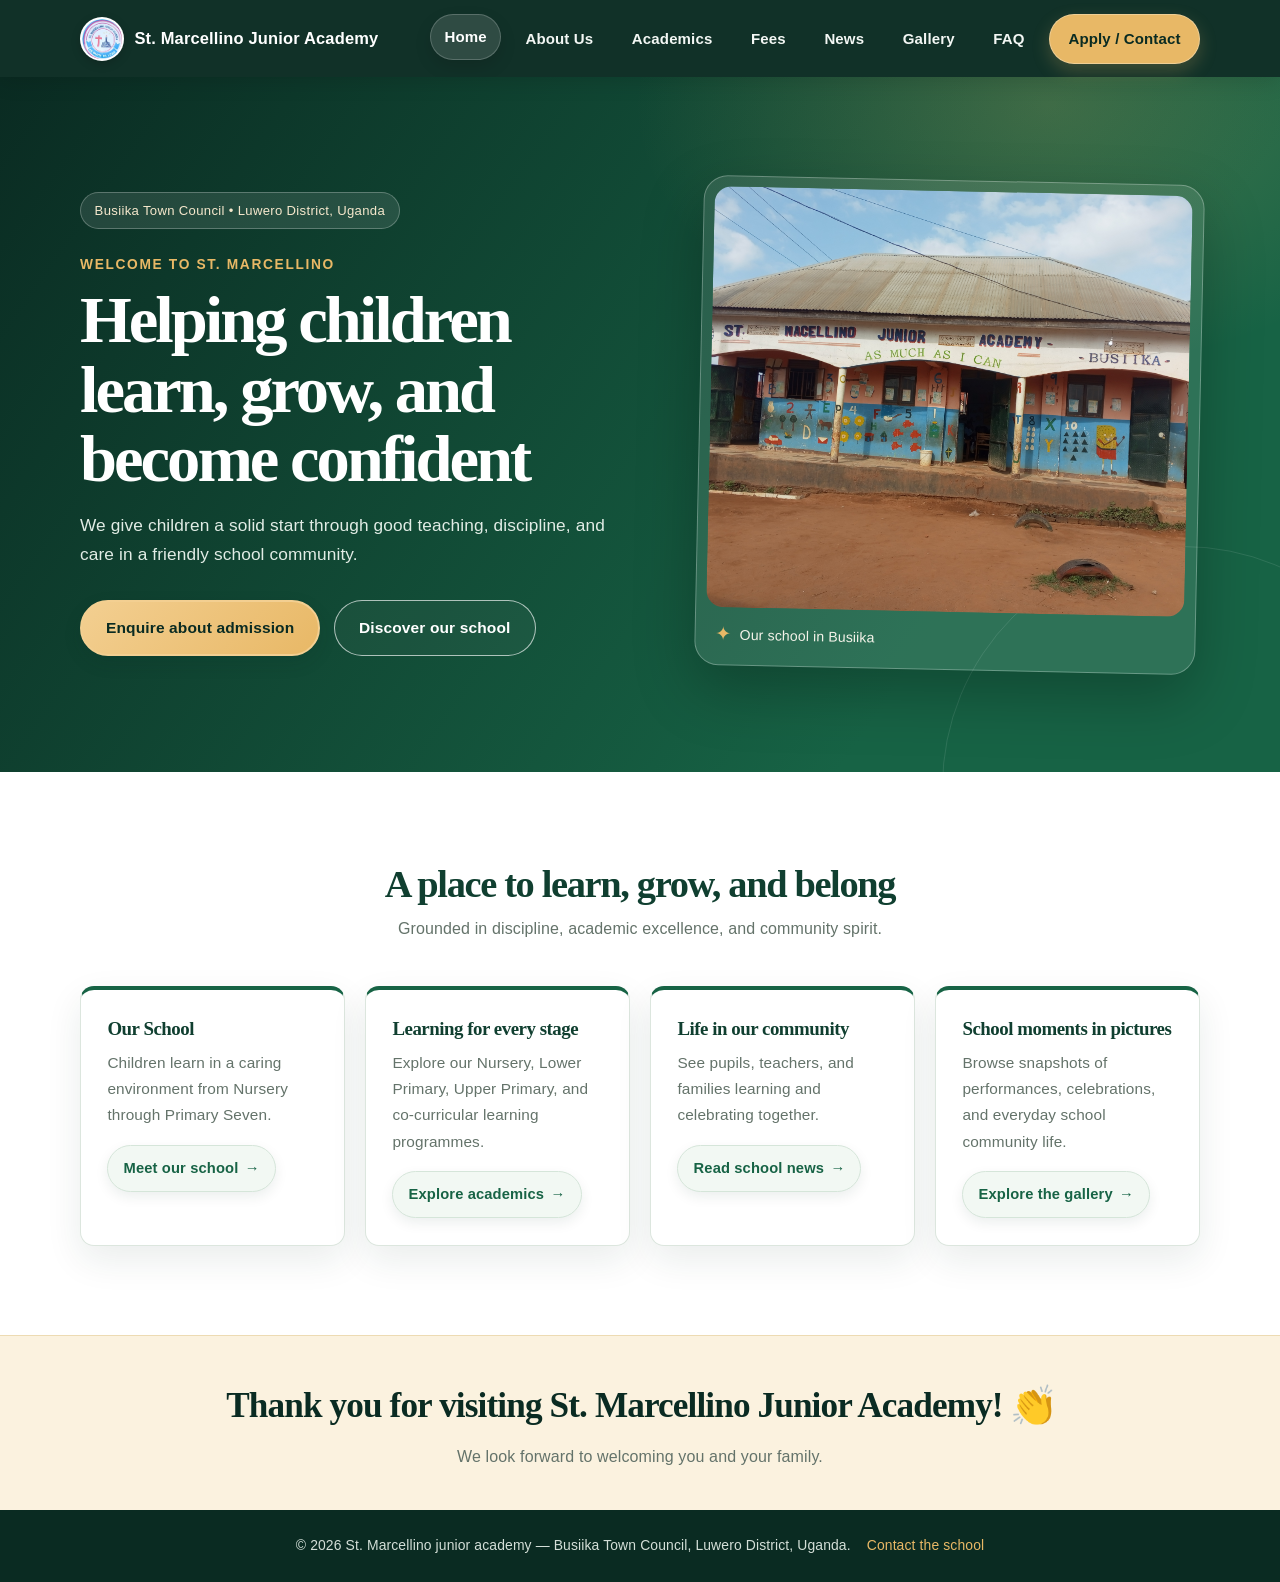
<file: index.html>
<!DOCTYPE html>
<html lang="en">
<head>
  <meta charset="UTF-8" />
  <meta name="viewport" content="width=device-width, initial-scale=1.0" />
  <meta name="description" content="Welcome to St. Marcellino Junior Academy in Busiika, Luwero District, Uganda." />
  <title>St. Marcellino junior academy | Busiika, Luwero</title>
  <link rel="stylesheet" href="styles.css" />
</head>
<body>
  <header class="navbar">
    <div class="container nav-container">
      <a href="index.html" class="logo"><img class="site-logo" src="school-logo.png" alt="" /><span>St. Marcellino Junior Academy</span></a>
      <button class="menu-toggle" id="menuToggle" aria-label="Open navigation menu" aria-controls="navLinks" aria-expanded="false">&#9776;</button>
      <nav id="navLinks" class="nav-links" aria-label="Main navigation">
        <a href="index.html" aria-current="page">Home</a>
        <a href="about.html">About Us</a>
        <a href="academics.html">Academics</a>
        <a href="fees.html">Fees</a>
        <a href="news.html">News</a>
        <a href="gallery.html">Gallery</a>
        <a href="faq.html">FAQ</a>
        <a href="contact.html" class="btn-nav">Apply / Contact</a>
      </nav>
    </div>
  </header>

  <main>
    <section class="hero">
      <div class="container hero-content">
        <div class="hero-copy">
          <span class="badge">Busiika Town Council &bull; Luwero District, Uganda</span>
          <p class="eyebrow">Welcome to St. Marcellino</p>
          <h1>Helping children learn, grow, and become confident</h1>
          <p>We give children a solid start through good teaching, discipline, and care in a friendly school community.</p>
          <div class="hero-buttons">
            <a href="contact.html" class="btn btn-primary">Enquire about admission</a>
            <a href="about.html" class="btn btn-secondary">Discover our school</a>
          </div>
        </div>
        <figure class="hero-photo">
          <img src="IMG_20261118_091722_436.jpg" alt="The St. Marcellino Junior Academy school building in Busiika" fetchpriority="high" />
          <figcaption><span class="photo-mark" aria-hidden="true">✦</span> Our school in Busiika</figcaption>
        </figure>
      </div>
    </section>

    <section class="section">
      <div class="container">
        <div class="section-header">
          <h2>A place to learn, grow, and belong</h2>
          <p>Grounded in discipline, academic excellence, and community spirit.</p>
        </div>
        <div class="about-grid">
          <article class="about-card">
            <h3>Our School</h3>
            <p>Children learn in a caring environment from Nursery through Primary Seven.</p>
            <a class="text-link" href="about.html">Meet our school <span aria-hidden="true">→</span></a>
          </article>
          <article class="about-card">
            <h3>Learning for every stage</h3>
            <p>Explore our Nursery, Lower Primary, Upper Primary, and co-curricular learning programmes.</p>
            <a class="text-link" href="academics.html">Explore academics <span aria-hidden="true">→</span></a>
          </article>
          <article class="about-card">
            <h3>Life in our community</h3>
            <p>See pupils, teachers, and families learning and celebrating together.</p>
            <a class="text-link" href="news.html">Read school news <span aria-hidden="true">→</span></a>
          </article>
          <article class="about-card">
            <h3>School moments in pictures</h3>
            <p>Browse snapshots of performances, celebrations, and everyday school community life.</p>
            <a class="text-link" href="gallery.html">Explore the gallery <span aria-hidden="true">→</span></a>
          </article>
        </div>
      </div>
    </section>
  </main>

  <section class="thank-you" aria-label="Thank you message">
    <div class="container">
      <h2>Thank you for visiting St. Marcellino Junior Academy! <span aria-hidden="true">👏</span></h2>
      <p>We look forward to welcoming you and your family.</p>
    </div>
  </section>
  <footer class="footer">
    <div class="container">
      <p>&copy; 2026 St. Marcellino junior academy &mdash; Busiika Town Council, Luwero District, Uganda.</p>
      <a href="contact.html">Contact the school</a>
    </div>
  </footer>
  <script src="scripts.js" defer></script>
</body>
</html>
</file>
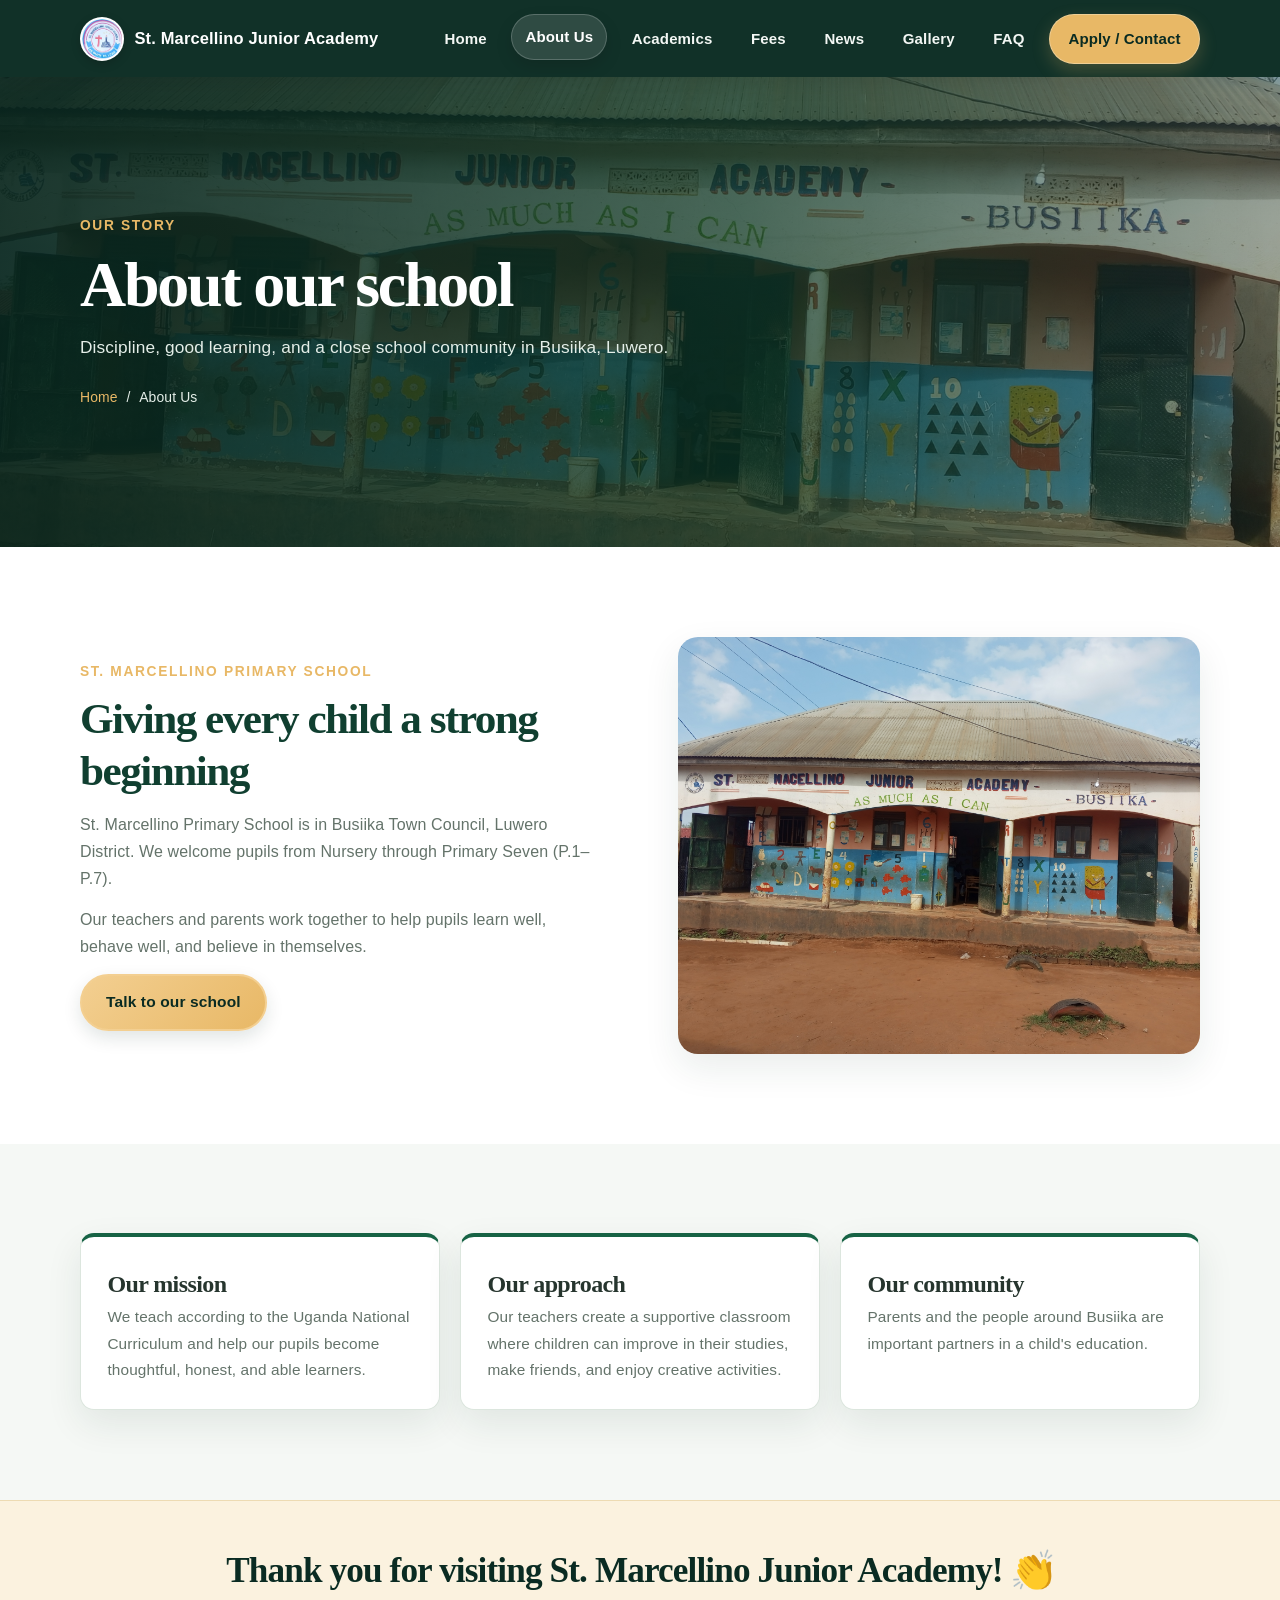
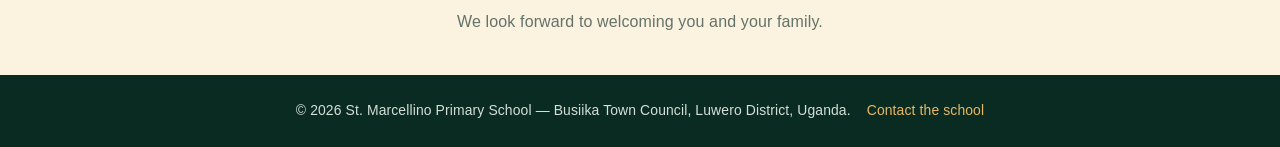
<file: about.html>
<!DOCTYPE html>
<html lang="en">
<head>
  <meta charset="UTF-8" />
  <meta name="viewport" content="width=device-width, initial-scale=1.0" />
  <meta name="description" content="Learn about St. Marcellino Primary School, our mission, and our school community." />
  <title>About Us | St. Marcellino Primary School</title>
  <link rel="stylesheet" href="styles.css" />
</head>
<body>
  <header class="navbar">
    <div class="container nav-container">
      <a href="index.html" class="logo"><img class="site-logo" src="school-logo.png" alt="" /><span>St. Marcellino Junior Academy</span></a>
      <button class="menu-toggle" id="menuToggle" aria-label="Open navigation menu" aria-controls="navLinks" aria-expanded="false">&#9776;</button>
      <nav id="navLinks" class="nav-links" aria-label="Main navigation">
        <a href="index.html">Home</a><a href="about.html" aria-current="page">About Us</a><a href="academics.html">Academics</a><a href="fees.html">Fees</a><a href="news.html">News</a><a href="gallery.html">Gallery</a><a href="faq.html">FAQ</a><a href="contact.html" class="btn-nav">Apply / Contact</a>
      </nav>
    </div>
  </header>
  <main>
    <section class="page-banner" style="--banner-image: url('IMG_20261118_091722_436.jpg')">
      <div class="container page-banner-content">
        <p class="eyebrow">Our story</p><h1>About our school</h1>
        <p>Discipline, good learning, and a close school community in Busiika, Luwero.</p>
        <nav class="breadcrumbs" aria-label="Breadcrumb"><a href="index.html">Home</a><span aria-hidden="true">/</span><span aria-current="page">About Us</span></nav>
      </div>
    </section>
    <section class="section">
      <div class="container split-feature">
        <div>
          <p class="eyebrow">St. Marcellino Primary School</p>
          <h2>Giving every child a strong beginning</h2>
          <p>St. Marcellino Primary School is in Busiika Town Council, Luwero District. We welcome pupils from Nursery through Primary Seven (P.1–P.7).</p>
          <p>Our teachers and parents work together to help pupils learn well, behave well, and believe in themselves.</p>
          <a class="btn btn-primary" href="contact.html">Talk to our school</a>
        </div>
        <figure class="feature-photo"><img src="IMG_20261118_091722_436.jpg" alt="The St. Marcellino Junior Academy school building in Busiika" loading="lazy" /></figure>
      </div>
    </section>
    <section class="section bg-light">
      <div class="container">
        <div class="about-grid">
          <article class="about-card"><h2>Our mission</h2><p>We teach according to the Uganda National Curriculum and help our pupils become thoughtful, honest, and able learners.</p></article>
          <article class="about-card"><h2>Our approach</h2><p>Our teachers create a supportive classroom where children can improve in their studies, make friends, and enjoy creative activities.</p></article>
          <article class="about-card"><h2>Our community</h2><p>Parents and the people around Busiika are important partners in a child's education.</p></article>
        </div>
      </div>
    </section>
  </main>
  <section class="thank-you" aria-label="Thank you message"><div class="container"><h2>Thank you for visiting St. Marcellino Junior Academy! <span aria-hidden="true">👏</span></h2><p>We look forward to welcoming you and your family.</p></div></section>
  <footer class="footer"><div class="container"><p>&copy; 2026 St. Marcellino Primary School &mdash; Busiika Town Council, Luwero District, Uganda.</p><a href="contact.html">Contact the school</a></div></footer>
  <script src="scripts.js" defer></script>
</body>
</html>
</file>
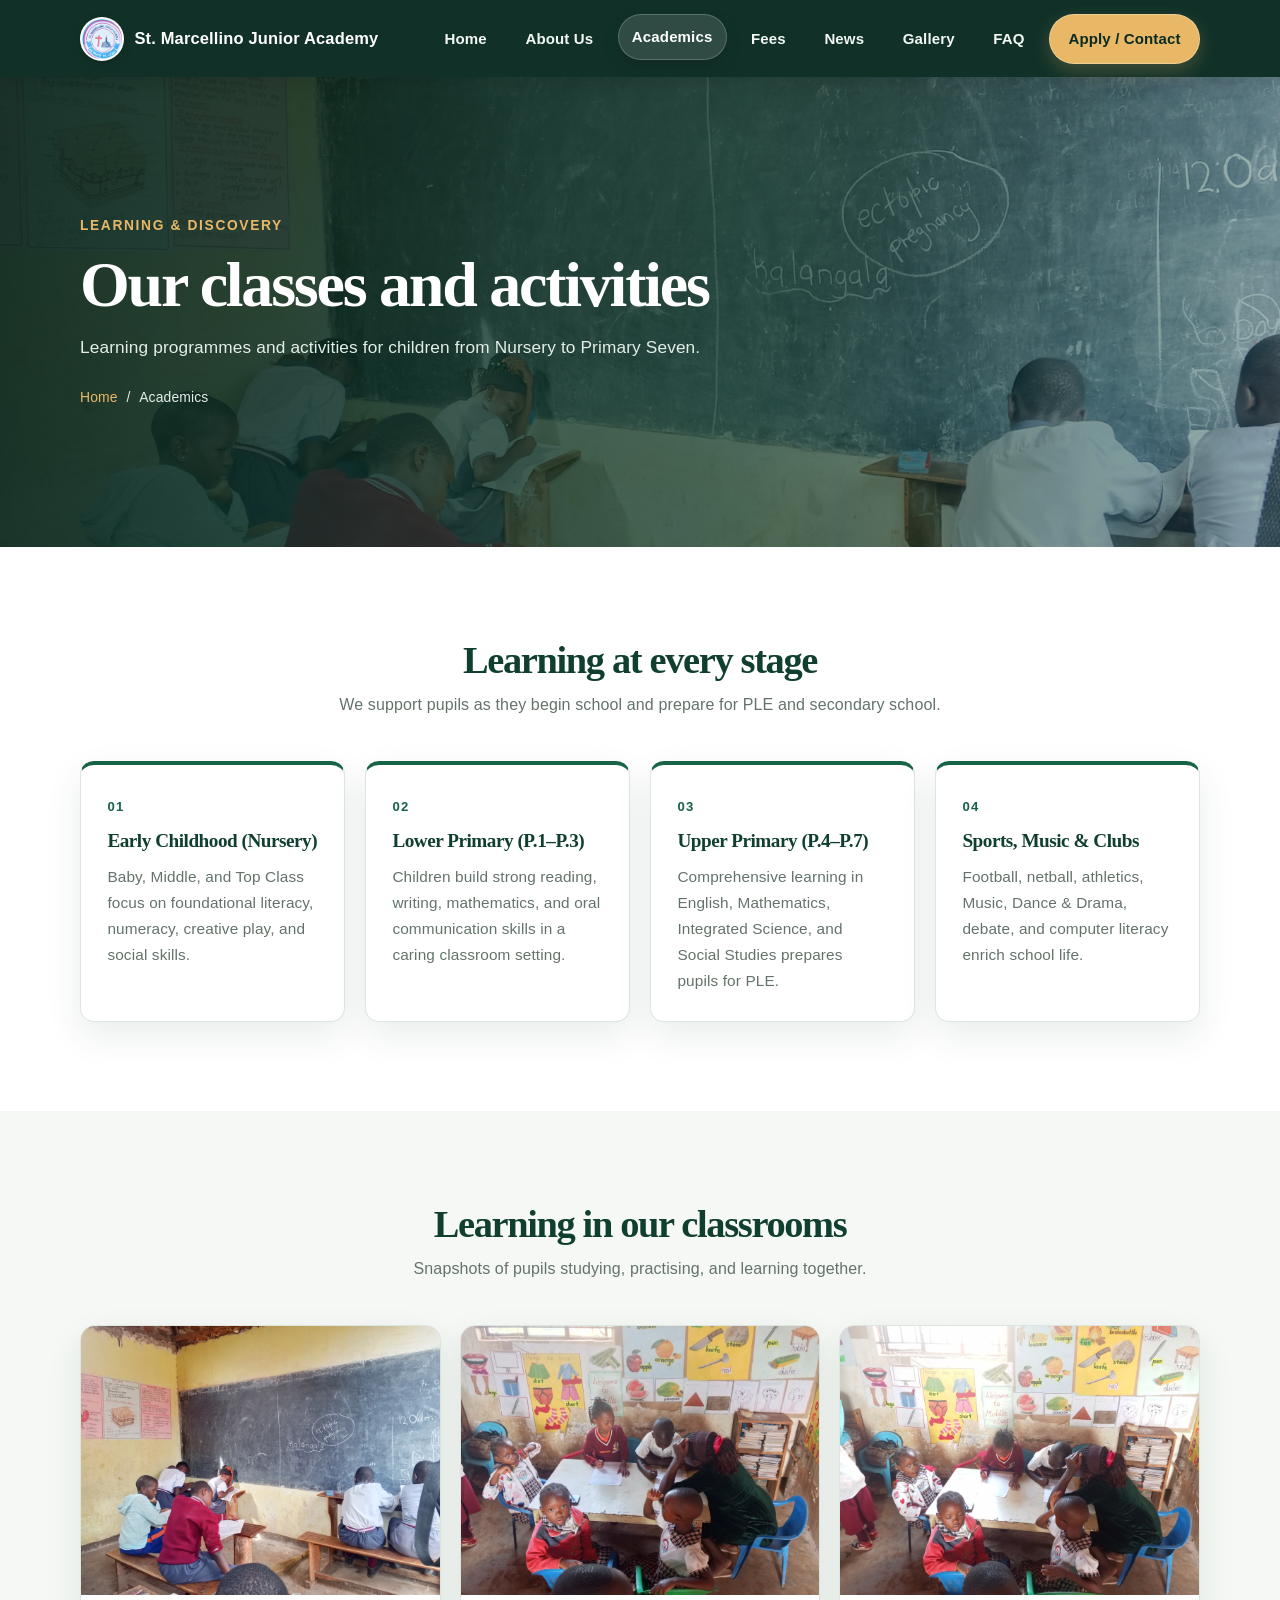
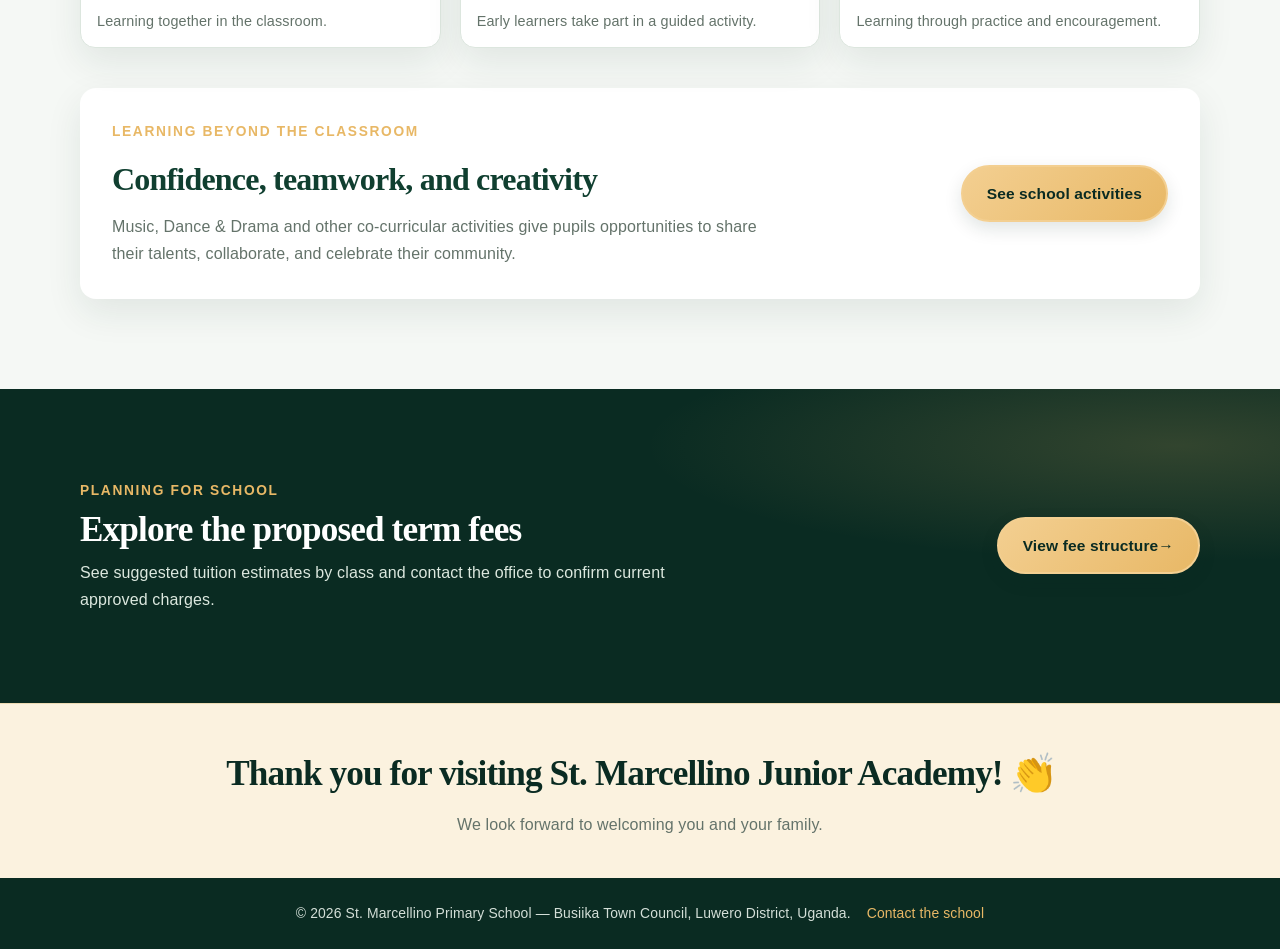
<file: academics.html>
<!DOCTYPE html>
<html lang="en">
<head>
  <meta charset="UTF-8" />
  <meta name="viewport" content="width=device-width, initial-scale=1.0" />
  <meta name="description" content="Explore Nursery, Primary, and co-curricular learning at St. Marcellino Primary School." />
  <title>Academics | St. Marcellino Primary School</title>
  <link rel="stylesheet" href="styles.css" />
</head>
<body>
  <header class="navbar">
    <div class="container nav-container">
      <a href="index.html" class="logo"><img class="site-logo" src="school-logo.png" alt="" /><span>St. Marcellino Junior Academy</span></a>
      <button class="menu-toggle" id="menuToggle" aria-label="Open navigation menu" aria-controls="navLinks" aria-expanded="false">&#9776;</button>
      <nav id="navLinks" class="nav-links" aria-label="Main navigation">
        <a href="index.html">Home</a><a href="about.html">About Us</a><a href="academics.html" aria-current="page">Academics</a><a href="fees.html">Fees</a><a href="news.html">News</a><a href="gallery.html">Gallery</a><a href="faq.html">FAQ</a><a href="contact.html" class="btn-nav">Apply / Contact</a>
      </nav>
    </div>
  </header>
  <main>
    <section class="page-banner" style="--banner-image: url('IMG_20261118_091620_782.jpg')">
      <div class="container page-banner-content">
        <p class="eyebrow">Learning &amp; discovery</p><h1>Our classes and activities</h1>
        <p>Learning programmes and activities for children from Nursery to Primary Seven.</p>
        <nav class="breadcrumbs" aria-label="Breadcrumb"><a href="index.html">Home</a><span aria-hidden="true">/</span><span aria-current="page">Academics</span></nav>
      </div>
    </section>
    <section class="section">
      <div class="container">
        <div class="section-header"><h2>Learning at every stage</h2><p>We support pupils as they begin school and prepare for PLE and secondary school.</p></div>
        <div class="cards-grid">
          <article class="card programme-card"><span class="programme-number">01</span><h2>Early Childhood (Nursery)</h2><p>Baby, Middle, and Top Class focus on foundational literacy, numeracy, creative play, and social skills.</p></article>
          <article class="card programme-card"><span class="programme-number">02</span><h2>Lower Primary (P.1–P.3)</h2><p>Children build strong reading, writing, mathematics, and oral communication skills in a caring classroom setting.</p></article>
          <article class="card programme-card"><span class="programme-number">03</span><h2>Upper Primary (P.4–P.7)</h2><p>Comprehensive learning in English, Mathematics, Integrated Science, and Social Studies prepares pupils for PLE.</p></article>
          <article class="card programme-card"><span class="programme-number">04</span><h2>Sports, Music &amp; Clubs</h2><p>Football, netball, athletics, Music, Dance &amp; Drama, debate, and computer literacy enrich school life.</p></article>
        </div>
      </div>
    </section>
    <section class="section bg-light">
      <div class="container">
        <div class="section-header"><h2>Learning in our classrooms</h2><p>Snapshots of pupils studying, practising, and learning together.</p></div>
        <div class="academic-photo-grid">
          <figure><img src="IMG_20261118_091620_782.jpg" alt="Pupils seated together for a lesson in front of a classroom chalkboard" loading="lazy" /><figcaption>Learning together in the classroom.</figcaption></figure>
          <figure><img src="IMG_20261118_091803_678.jpg" alt="Young pupils working on classroom activities with their teacher" loading="lazy" /><figcaption>Early learners take part in a guided activity.</figcaption></figure>
          <figure><img src="IMG_20261118_091805_523.jpg" alt="Nursery pupils learning and drawing with their teacher" loading="lazy" /><figcaption>Learning through practice and encouragement.</figcaption></figure>
        </div>
        <div class="academic-activities">
          <div><p class="eyebrow">Learning beyond the classroom</p><h2>Confidence, teamwork, and creativity</h2><p>Music, Dance &amp; Drama and other co-curricular activities give pupils opportunities to share their talents, collaborate, and celebrate their community.</p></div>
          <a class="btn btn-primary" href="news.html">See school activities</a>
        </div>
      </div>
    </section>
    <section class="section fees-promo">
      <div class="container fees-promo-inner">
        <div><p class="eyebrow">Planning for school</p><h2>Explore the proposed term fees</h2><p>See suggested tuition estimates by class and contact the office to confirm current approved charges.</p></div>
        <a class="btn btn-primary" href="fees.html">View fee structure <span aria-hidden="true">→</span></a>
      </div>
    </section>
  </main>
  <section class="thank-you" aria-label="Thank you message"><div class="container"><h2>Thank you for visiting St. Marcellino Junior Academy! <span aria-hidden="true">👏</span></h2><p>We look forward to welcoming you and your family.</p></div></section>
  <footer class="footer"><div class="container"><p>&copy; 2026 St. Marcellino Primary School &mdash; Busiika Town Council, Luwero District, Uganda.</p><a href="contact.html">Contact the school</a></div></footer>
  <script src="scripts.js" defer></script>
</body>
</html>
</file>
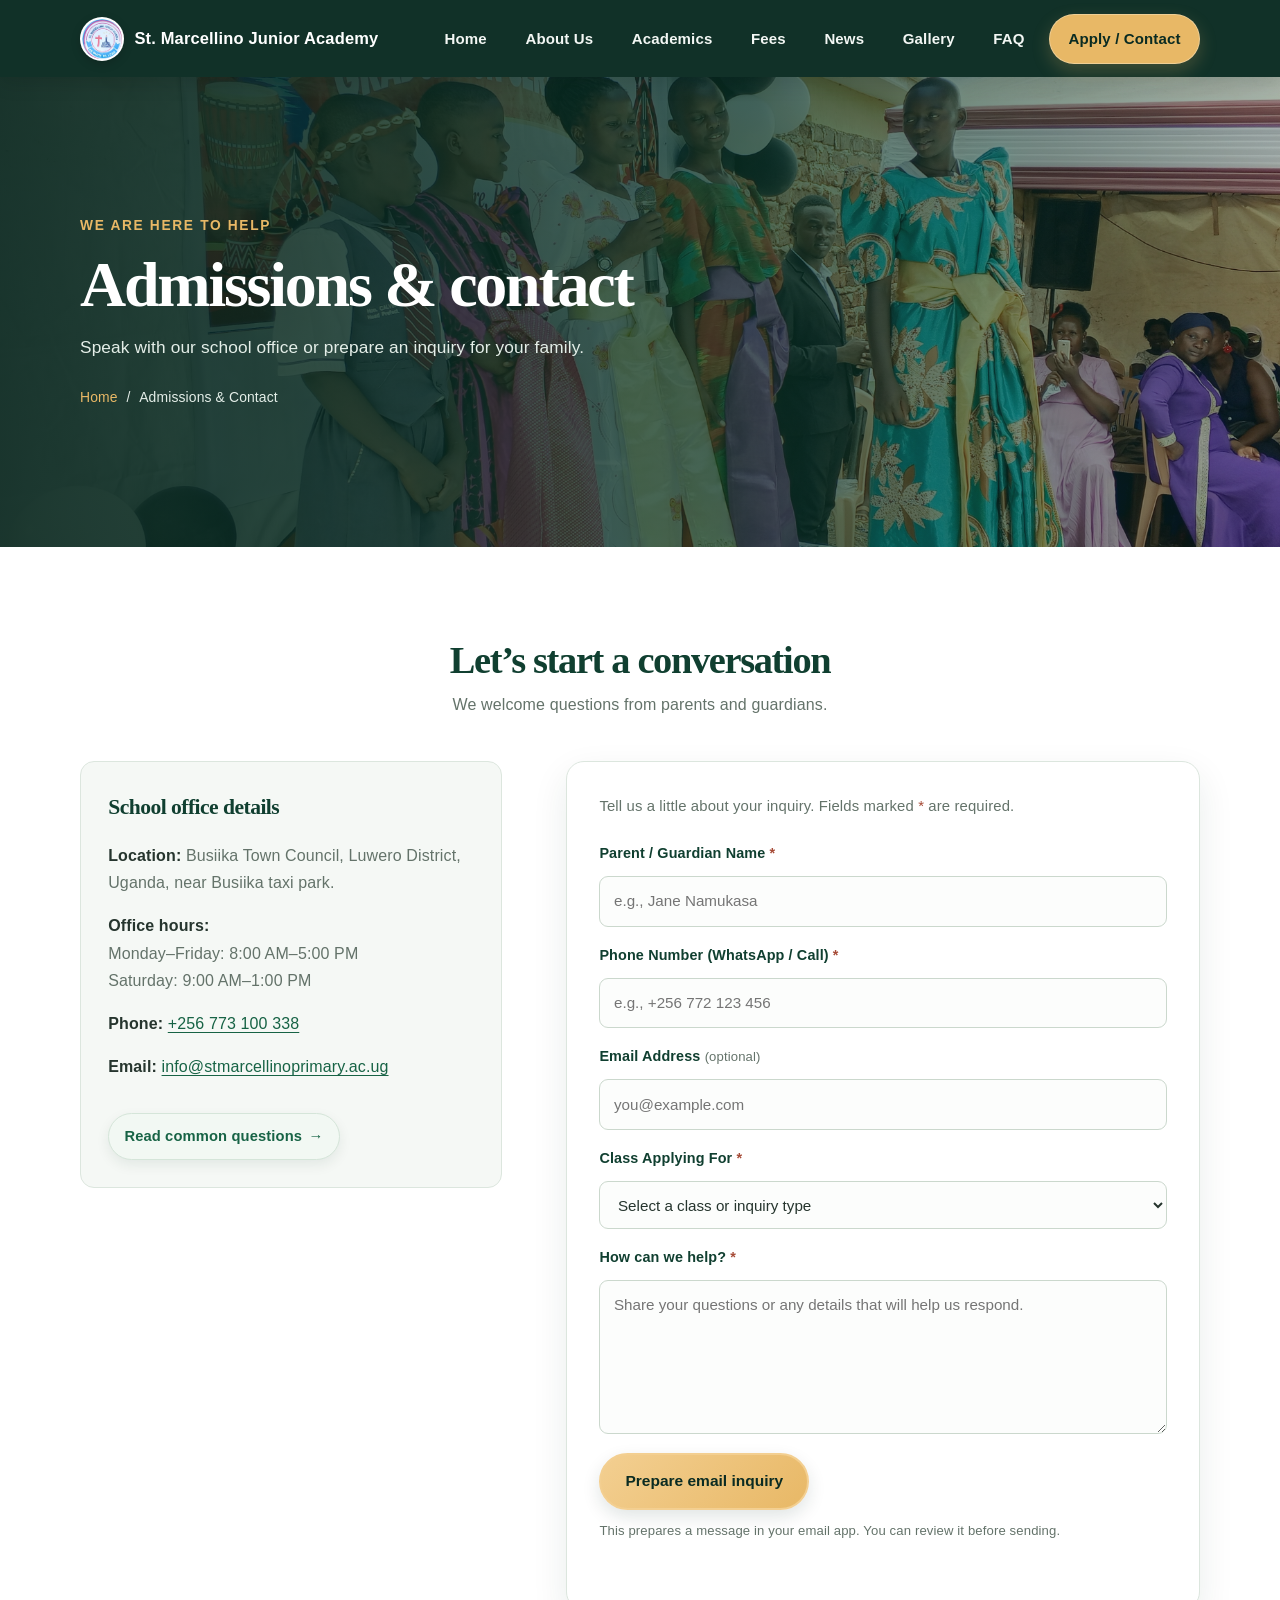
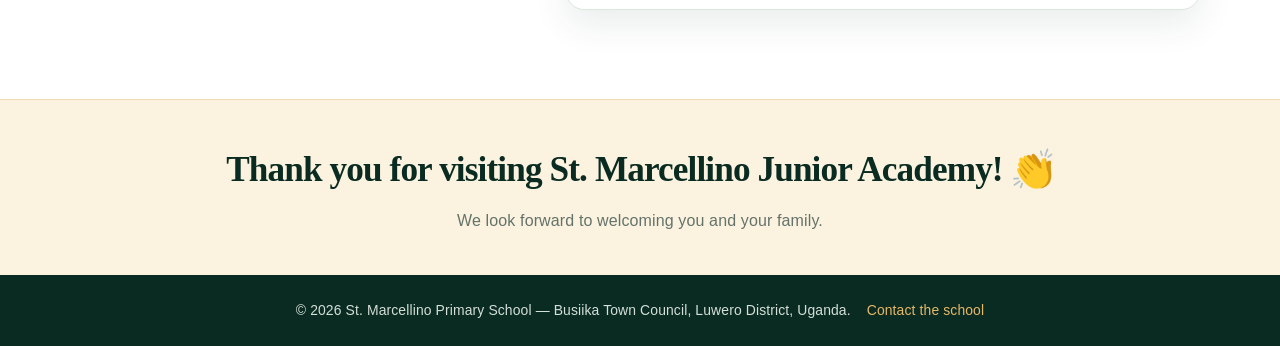
<file: contact.html>
<!DOCTYPE html>
<html lang="en">
<head>
  <meta charset="UTF-8" />
  <meta name="viewport" content="width=device-width, initial-scale=1.0" />
  <meta name="description" content="Contact St. Marcellino Primary School or prepare an admissions inquiry for the school office." />
  <title>Admissions &amp; Contact | St. Marcellino Primary School</title>
  <link rel="stylesheet" href="styles.css" />
</head>
<body>
  <header class="navbar">
    <div class="container nav-container">
      <a href="index.html" class="logo"><img class="site-logo" src="school-logo.png" alt="" /><span>St. Marcellino Junior Academy</span></a>
      <button class="menu-toggle" id="menuToggle" aria-label="Open navigation menu" aria-controls="navLinks" aria-expanded="false">&#9776;</button>
      <nav id="navLinks" class="nav-links" aria-label="Main navigation">
        <a href="index.html">Home</a><a href="about.html">About Us</a><a href="academics.html">Academics</a><a href="fees.html">Fees</a><a href="news.html">News</a><a href="gallery.html">Gallery</a><a href="faq.html">FAQ</a><a href="contact.html" class="btn-nav" aria-current="page">Apply / Contact</a>
      </nav>
    </div>
  </header>
  <main>
    <section class="page-banner" style="--banner-image: url('IMG_20261029_133253_292.jpg')">
      <div class="container page-banner-content">
        <p class="eyebrow">We are here to help</p><h1>Admissions &amp; contact</h1>
        <p>Speak with our school office or prepare an inquiry for your family.</p>
        <nav class="breadcrumbs" aria-label="Breadcrumb"><a href="index.html">Home</a><span aria-hidden="true">/</span><span aria-current="page">Admissions &amp; Contact</span></nav>
      </div>
    </section>
    <section class="section">
      <div class="container">
        <div class="section-header"><h2>Let’s start a conversation</h2><p>We welcome questions from parents and guardians.</p></div>
        <div class="contact-grid">
          <div class="contact-info contact-panel">
            <h2>School office details</h2>
            <p><strong>Location:</strong> Busiika Town Council, Luwero District, Uganda, near Busiika taxi park.</p>
            <p><strong>Office hours:</strong><br />Monday–Friday: 8:00 AM–5:00 PM<br />Saturday: 9:00 AM–1:00 PM</p>
            <p><strong>Phone:</strong> <a href="tel:+256773100338">+256 773 100 338</a></p>
            <p><strong>Email:</strong> <a href="mailto:info@stmarcellinoprimary.ac.ug">info@stmarcellinoprimary.ac.ug</a></p>
            <a class="text-link" href="faq.html">Read common questions <span aria-hidden="true">→</span></a>
          </div>
          <form id="contactForm" class="contact-form">
            <p class="form-intro">Tell us a little about your inquiry. Fields marked <span aria-hidden="true">*</span> are required.</p>
            <label for="parentName">Parent / Guardian Name <span aria-hidden="true">*</span></label>
            <input type="text" id="parentName" name="parentName" autocomplete="name" required placeholder="e.g., Jane Namukasa" />
            <label for="phone">Phone Number (WhatsApp / Call) <span aria-hidden="true">*</span></label>
            <input type="tel" id="phone" name="phone" autocomplete="tel" required placeholder="e.g., +256 772 123 456" />
            <label for="email">Email Address <span class="optional-label">(optional)</span></label>
            <input type="email" id="email" name="email" autocomplete="email" placeholder="you@example.com" />
            <label for="classLevel">Class Applying For <span aria-hidden="true">*</span></label>
            <select id="classLevel" name="classLevel" required>
              <option value="" disabled selected>Select a class or inquiry type</option>
              <option value="Nursery">Nursery (Baby / Middle / Top)</option>
              <option value="P1-P3">Lower Primary (P.1–P.3)</option>
              <option value="P4-P7">Upper Primary (P.4–P.7)</option>
              <option value="General">General Inquiry</option>
            </select>
            <label for="message">How can we help? <span aria-hidden="true">*</span></label>
            <textarea id="message" name="message" rows="5" required maxlength="1000" placeholder="Share your questions or any details that will help us respond."></textarea>
            <button type="submit" class="btn btn-primary">Prepare email inquiry</button>
            <p class="form-note">This prepares a message in your email app. You can review it before sending.</p>
            <p id="formFeedback" class="feedback-msg" role="status" aria-live="polite"></p>
          </form>
        </div>
      </div>
    </section>
  </main>
  <section class="thank-you" aria-label="Thank you message"><div class="container"><h2>Thank you for visiting St. Marcellino Junior Academy! <span aria-hidden="true">👏</span></h2><p>We look forward to welcoming you and your family.</p></div></section>
  <footer class="footer"><div class="container"><p>&copy; 2026 St. Marcellino Primary School &mdash; Busiika Town Council, Luwero District, Uganda.</p><a href="contact.html">Contact the school</a></div></footer>
  <script src="scripts.js" defer></script>
</body>
</html>
</file>
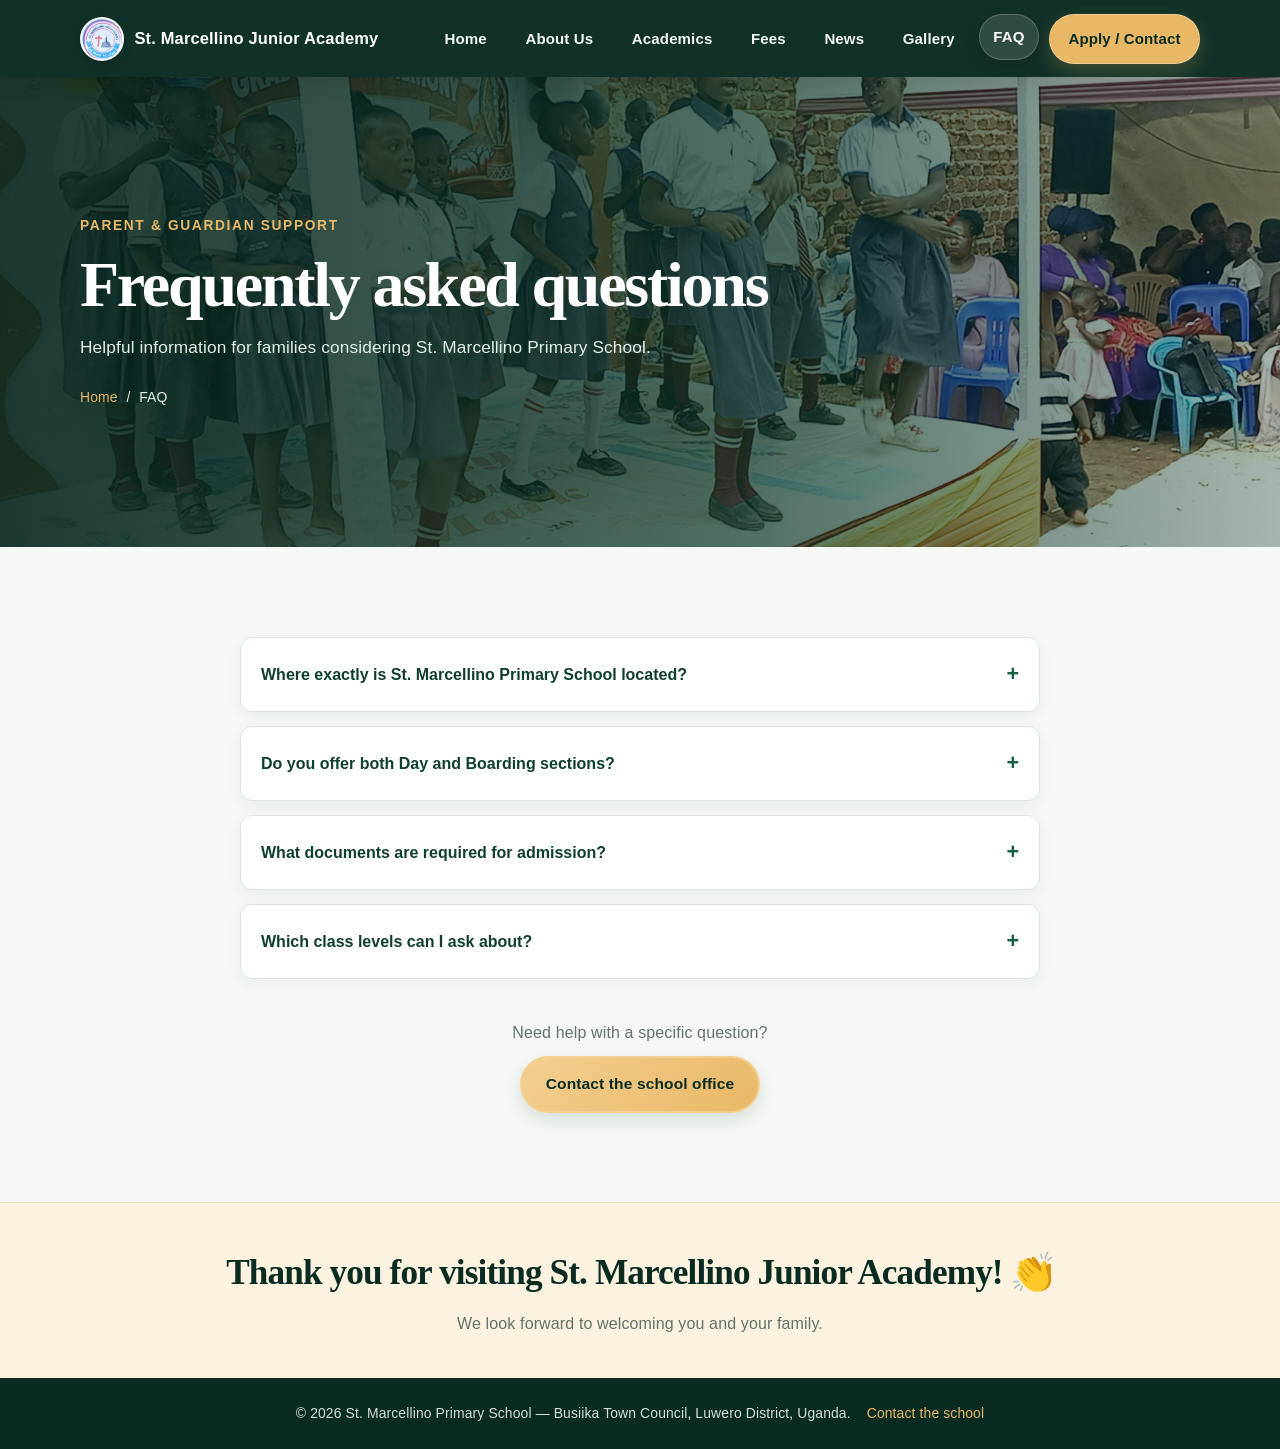
<file: faq.html>
<!DOCTYPE html>
<html lang="en">
<head>
  <meta charset="UTF-8" />
  <meta name="viewport" content="width=device-width, initial-scale=1.0" />
  <meta name="description" content="Answers to common questions about location, schooling, and admission at St. Marcellino Primary School." />
  <title>Frequently Asked Questions | St. Marcellino Primary School</title>
  <link rel="stylesheet" href="styles.css" />
</head>
<body>
  <header class="navbar">
    <div class="container nav-container">
      <a href="index.html" class="logo"><img class="site-logo" src="school-logo.png" alt="" /><span>St. Marcellino Junior Academy</span></a>
      <button class="menu-toggle" id="menuToggle" aria-label="Open navigation menu" aria-controls="navLinks" aria-expanded="false">&#9776;</button>
      <nav id="navLinks" class="nav-links" aria-label="Main navigation">
        <a href="index.html">Home</a><a href="about.html">About Us</a><a href="academics.html">Academics</a><a href="fees.html">Fees</a><a href="news.html">News</a><a href="gallery.html">Gallery</a><a href="faq.html" aria-current="page">FAQ</a><a href="contact.html" class="btn-nav">Apply / Contact</a>
      </nav>
    </div>
  </header>
  <main>
    <section class="page-banner" style="--banner-image: url('IMG_20261029_161504_5.jpg')">
      <div class="container page-banner-content">
        <p class="eyebrow">Parent &amp; guardian support</p><h1>Frequently asked questions</h1>
        <p>Helpful information for families considering St. Marcellino Primary School.</p>
        <nav class="breadcrumbs" aria-label="Breadcrumb"><a href="index.html">Home</a><span aria-hidden="true">/</span><span aria-current="page">FAQ</span></nav>
      </div>
    </section>
    <section class="section bg-light">
      <div class="container">
        <div class="faq-list">
          <div class="faq-item">
            <button class="faq-question" aria-expanded="false" aria-controls="faq-location">Where exactly is St. Marcellino Primary School located? <span aria-hidden="true">+</span></button>
            <div class="faq-answer" id="faq-location"><p>We are in Busiika Town Council, Luwero District, near Busiika taxi park, along the Gayaza–Zirobwe road corridor.</p></div>
          </div>
          <div class="faq-item">
            <button class="faq-question" aria-expanded="false" aria-controls="faq-schooling">Do you offer both Day and Boarding sections? <span aria-hidden="true">+</span></button>
            <div class="faq-answer" id="faq-schooling"><p>Yes. Pupils may attend as day scholars or board at the school. Boarding is supervised by matrons and wardens.</p></div>
          </div>
          <div class="faq-item">
            <button class="faq-question" aria-expanded="false" aria-controls="faq-documents">What documents are required for admission? <span aria-hidden="true">+</span></button>
            <div class="faq-answer" id="faq-documents"><p>Parents should bring a copy of the child's birth certificate or immunization card, previous school report card (for transfer pupils), and two passport-size photographs.</p></div>
          </div>
          <div class="faq-item">
            <button class="faq-question" aria-expanded="false" aria-controls="faq-levels">Which class levels can I ask about? <span aria-hidden="true">+</span></button>
            <div class="faq-answer" id="faq-levels"><p>Our school serves learners from Nursery through Primary Seven. Please contact the school office to ask about current places and admission arrangements.</p></div>
          </div>
        </div>
        <div class="centered-cta"><p>Need help with a specific question?</p><a class="btn btn-primary" href="contact.html">Contact the school office</a></div>
      </div>
    </section>
  </main>
  <section class="thank-you" aria-label="Thank you message"><div class="container"><h2>Thank you for visiting St. Marcellino Junior Academy! <span aria-hidden="true">👏</span></h2><p>We look forward to welcoming you and your family.</p></div></section>
  <footer class="footer"><div class="container"><p>&copy; 2026 St. Marcellino Primary School &mdash; Busiika Town Council, Luwero District, Uganda.</p><a href="contact.html">Contact the school</a></div></footer>
  <script src="scripts.js" defer></script>
</body>
</html>
</file>
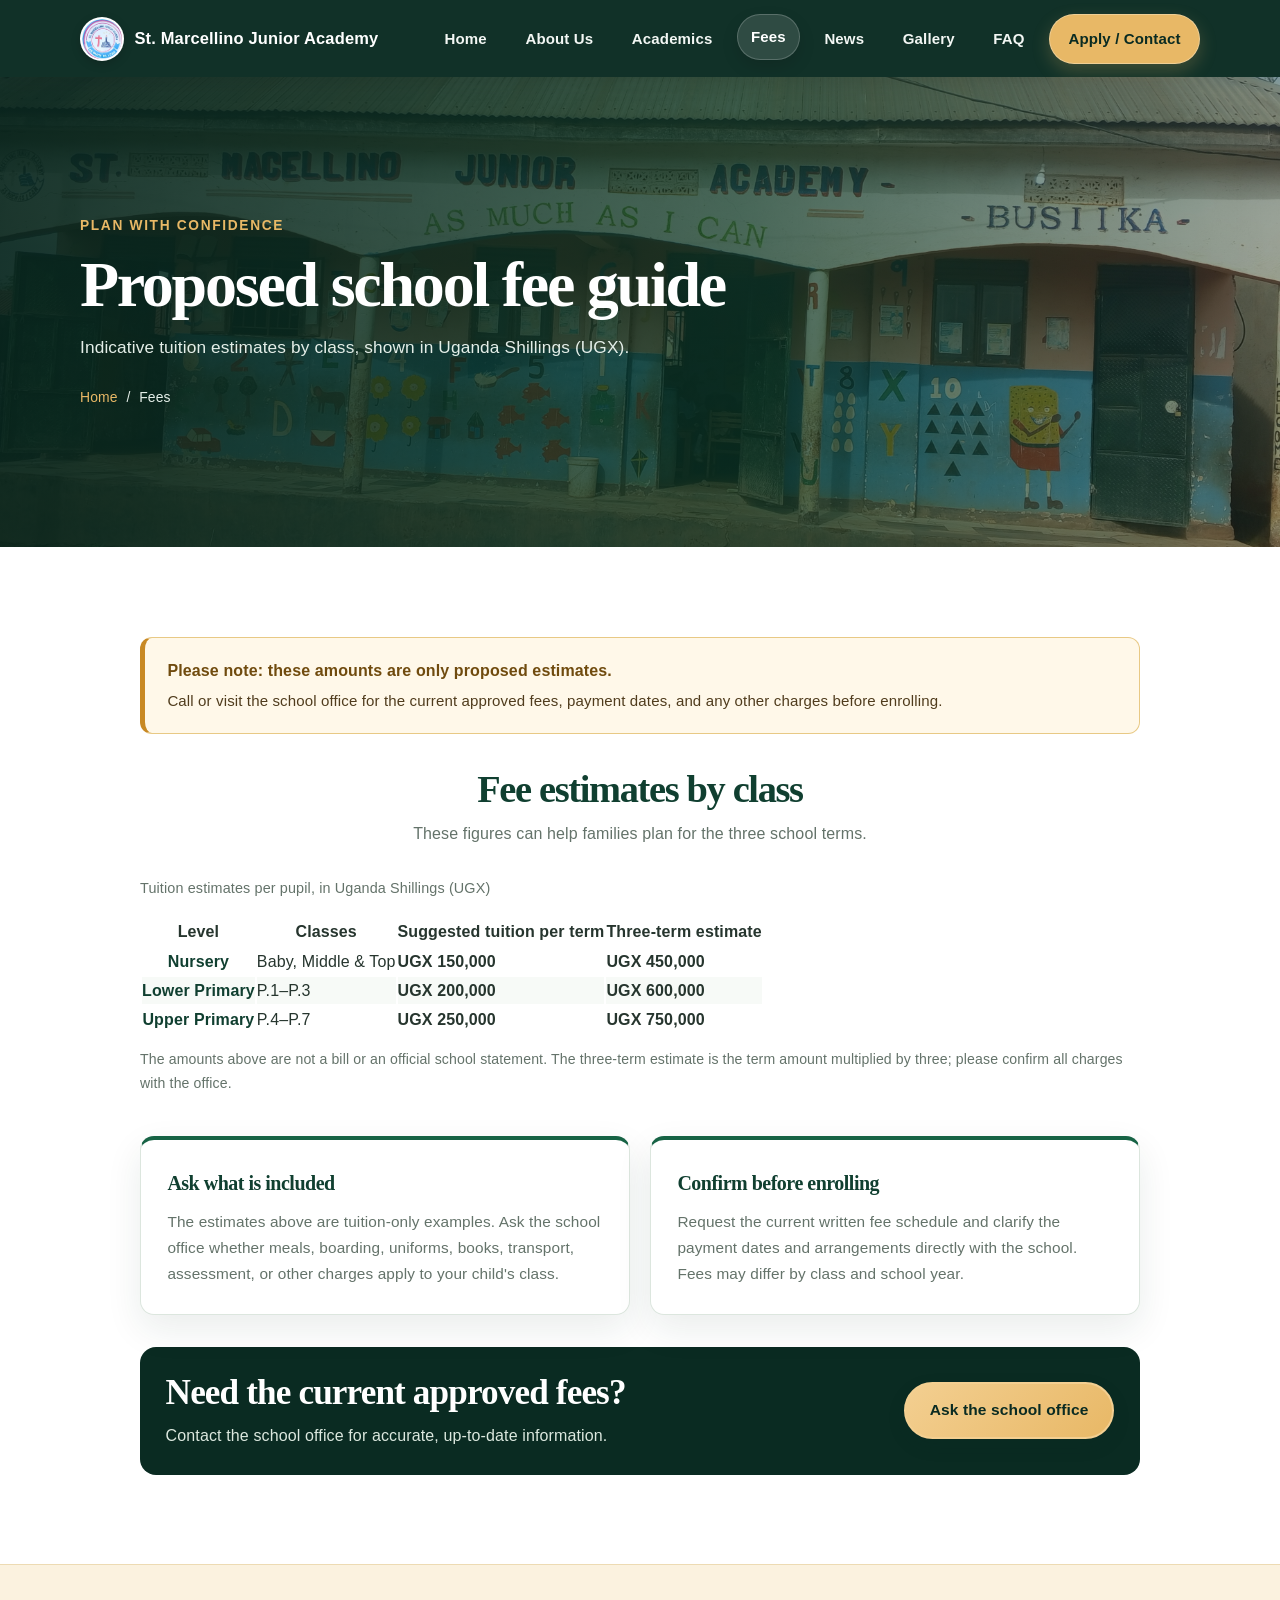
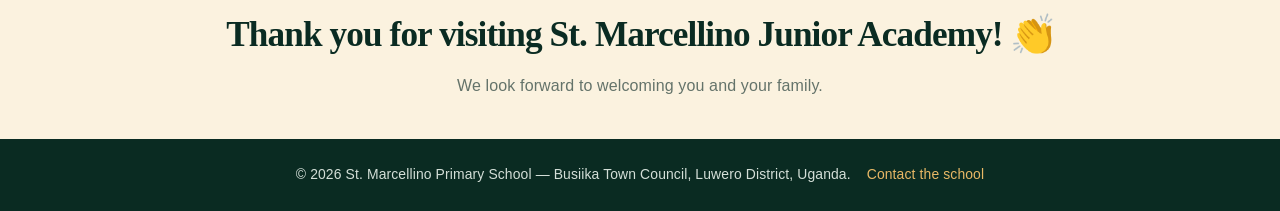
<file: fees.html>
<!DOCTYPE html>
<html lang="en">
<head>
  <meta charset="UTF-8" />
  <meta name="viewport" content="width=device-width, initial-scale=1.0" />
  <meta name="description" content="View proposed, indicative term tuition estimates for Nursery and Primary classes at St. Marcellino Primary School." />
  <title>Proposed Fee Guide | St. Marcellino Primary School</title>
  <link rel="stylesheet" href="styles.css" />
</head>
<body>
  <header class="navbar">
    <div class="container nav-container">
      <a href="index.html" class="logo"><img class="site-logo" src="school-logo.png" alt="" /><span>St. Marcellino Junior Academy</span></a>
      <button class="menu-toggle" id="menuToggle" aria-label="Open navigation menu" aria-controls="navLinks" aria-expanded="false">&#9776;</button>
      <nav id="navLinks" class="nav-links" aria-label="Main navigation">
        <a href="index.html">Home</a><a href="about.html">About Us</a><a href="academics.html">Academics</a><a href="fees.html" aria-current="page">Fees</a><a href="news.html">News</a><a href="gallery.html">Gallery</a><a href="faq.html">FAQ</a><a href="contact.html" class="btn-nav">Apply / Contact</a>
      </nav>
    </div>
  </header>
  <main>
    <section class="page-banner" style="--banner-image: url('IMG_20261118_091722_436.jpg')">
      <div class="container page-banner-content">
        <p class="eyebrow">Plan with confidence</p>
        <h1>Proposed school fee guide</h1>
        <p>Indicative tuition estimates by class, shown in Uganda Shillings (UGX).</p>
        <nav class="breadcrumbs" aria-label="Breadcrumb"><a href="index.html">Home</a><span aria-hidden="true">/</span><span aria-current="page">Fees</span></nav>
      </div>
    </section>
    <section class="section">
      <div class="container fees-container">
        <div class="fees-notice" role="note">
          <strong>Please note: these amounts are only proposed estimates.</strong>
          <p>Call or visit the school office for the current approved fees, payment dates, and any other charges before enrolling.</p>
        </div>
        <div class="section-header fees-heading">
          <h2>Fee estimates by class</h2>
          <p>These figures can help families plan for the three school terms.</p>
        </div>
        <div class="table-container">
          <table class="fees-table">
            <caption>Tuition estimates per pupil, in Uganda Shillings (UGX)</caption>
            <thead>
              <tr><th scope="col">Level</th><th scope="col">Classes</th><th scope="col">Suggested tuition per term</th><th scope="col">Three-term estimate</th></tr>
            </thead>
            <tbody>
              <tr><th scope="row">Nursery</th><td>Baby, Middle &amp; Top</td><td>UGX 150,000</td><td>UGX 450,000</td></tr>
              <tr><th scope="row">Lower Primary</th><td>P.1–P.3</td><td>UGX 200,000</td><td>UGX 600,000</td></tr>
              <tr><th scope="row">Upper Primary</th><td>P.4–P.7</td><td>UGX 250,000</td><td>UGX 750,000</td></tr>
            </tbody>
          </table>
        </div>
        <p class="table-note">The amounts above are not a bill or an official school statement. The three-term estimate is the term amount multiplied by three; please confirm all charges with the office.</p>

        <div class="fees-details-grid">
          <article class="about-card">
            <h2>Ask what is included</h2>
            <p>The estimates above are tuition-only examples. Ask the school office whether meals, boarding, uniforms, books, transport, assessment, or other charges apply to your child's class.</p>
          </article>
          <article class="about-card">
            <h2>Confirm before enrolling</h2>
            <p>Request the current written fee schedule and clarify the payment dates and arrangements directly with the school. Fees may differ by class and school year.</p>
          </article>
        </div>
        <div class="fees-cta">
          <div><h2>Need the current approved fees?</h2><p>Contact the school office for accurate, up-to-date information.</p></div>
          <a class="btn btn-primary" href="contact.html">Ask the school office</a>
        </div>
      </div>
    </section>
  </main>
  <section class="thank-you" aria-label="Thank you message"><div class="container"><h2>Thank you for visiting St. Marcellino Junior Academy! <span aria-hidden="true">👏</span></h2><p>We look forward to welcoming you and your family.</p></div></section>
  <footer class="footer"><div class="container"><p>&copy; 2026 St. Marcellino Primary School &mdash; Busiika Town Council, Luwero District, Uganda.</p><a href="contact.html">Contact the school</a></div></footer>
  <script src="scripts.js" defer></script>
</body>
</html>
</file>
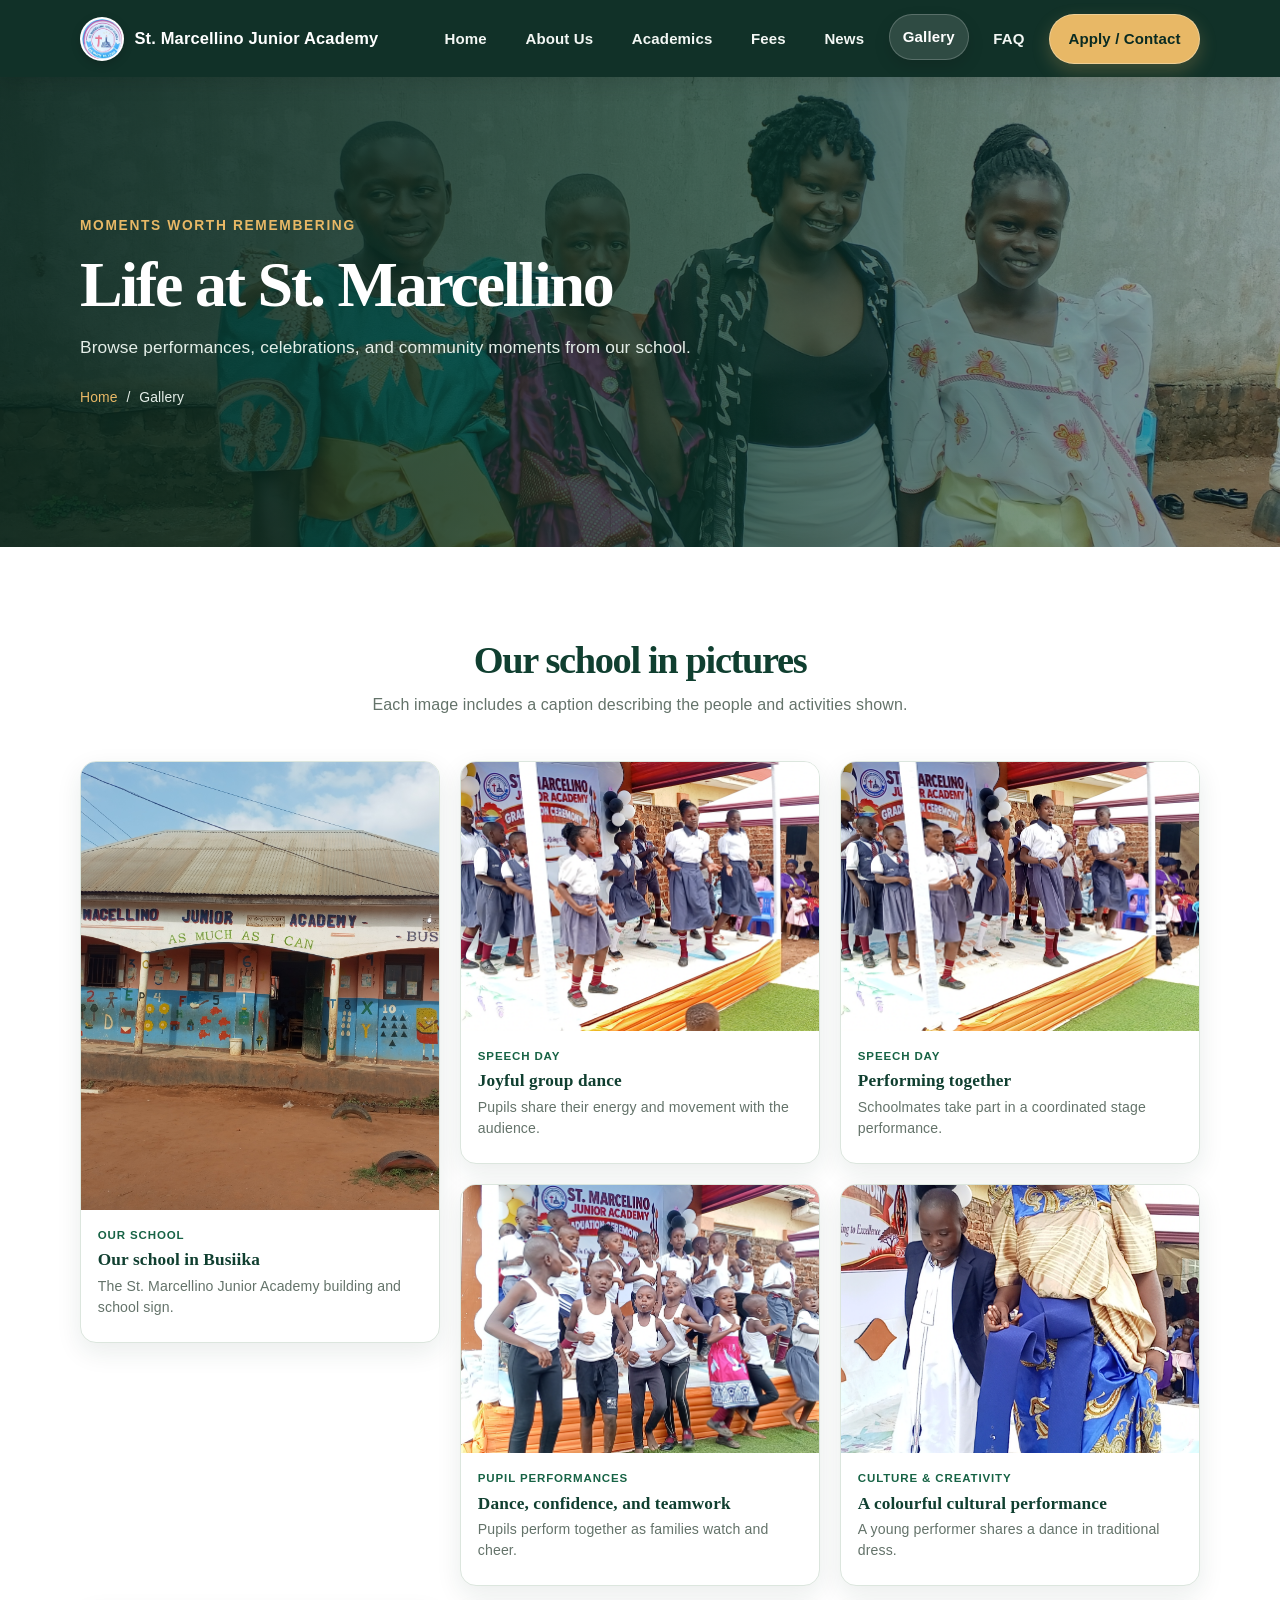
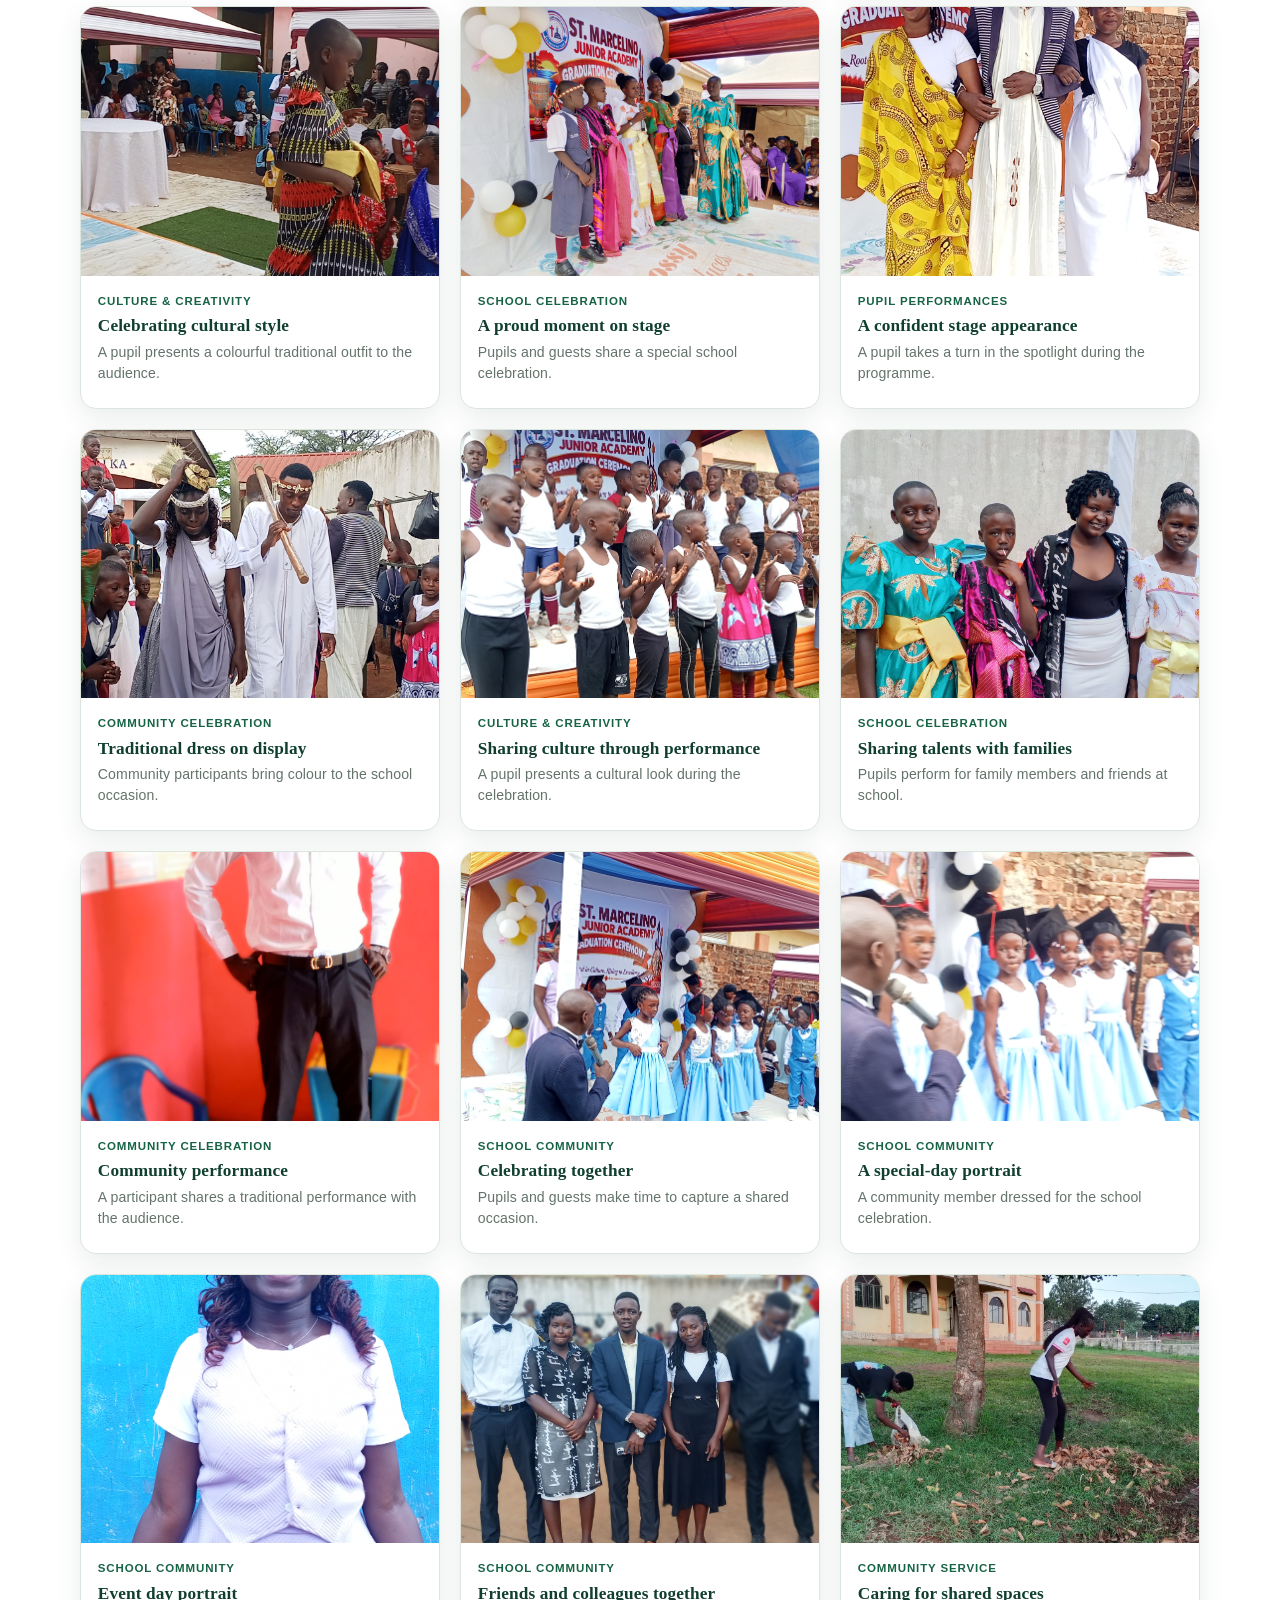
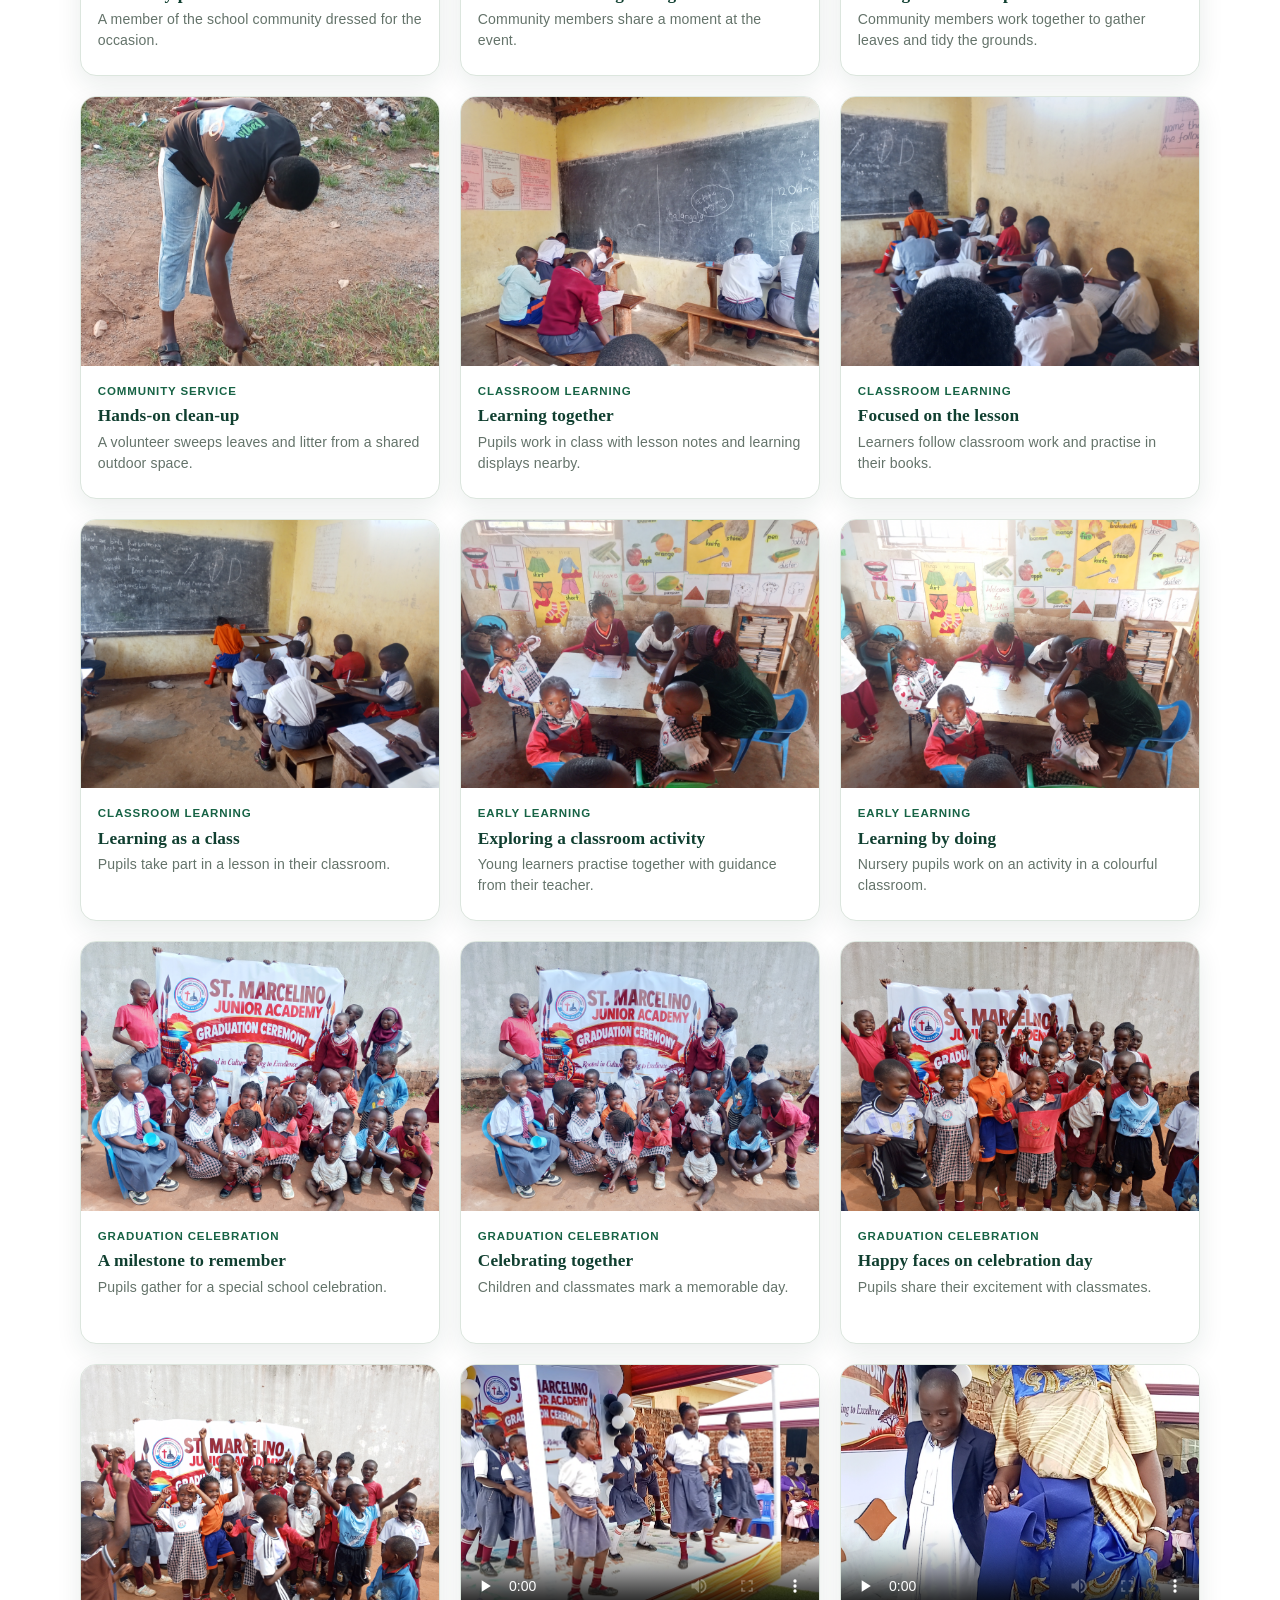
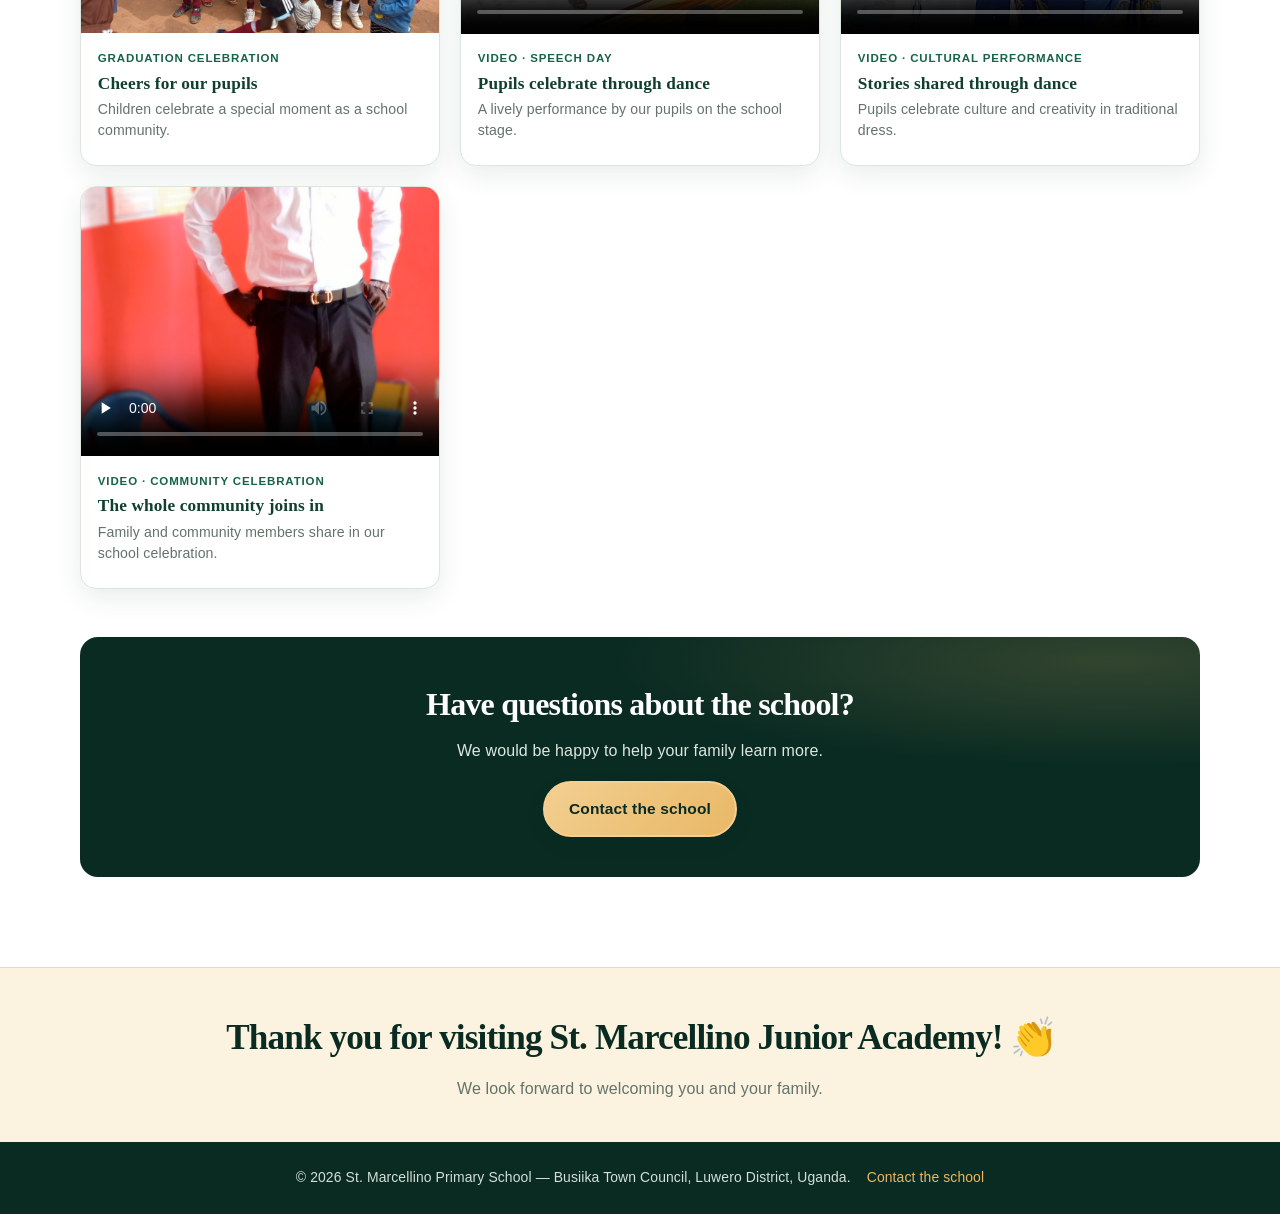
<file: gallery.html>
<!DOCTYPE html>
<html lang="en">
<head>
  <meta charset="UTF-8" />
  <meta name="viewport" content="width=device-width, initial-scale=1.0" />
  <meta name="description" content="Browse photographs of performances, celebrations, and community life at St. Marcellino Primary School." />
  <title>Photo Gallery | St. Marcellino Primary School</title>
  <link rel="stylesheet" href="styles.css" />
</head>
<body>
  <header class="navbar">
    <div class="container nav-container">
      <a href="index.html" class="logo"><img class="site-logo" src="school-logo.png" alt="" /><span>St. Marcellino Junior Academy</span></a>
      <button class="menu-toggle" id="menuToggle" aria-label="Open navigation menu" aria-controls="navLinks" aria-expanded="false">&#9776;</button>
      <nav id="navLinks" class="nav-links" aria-label="Main navigation">
        <a href="index.html">Home</a><a href="about.html">About Us</a><a href="academics.html">Academics</a><a href="fees.html">Fees</a><a href="news.html">News</a><a href="gallery.html" aria-current="page">Gallery</a><a href="faq.html">FAQ</a><a href="contact.html" class="btn-nav">Apply / Contact</a>
      </nav>
    </div>
  </header>
  <main>
    <section class="page-banner" style="--banner-image: url('IMG_20261029_143152_784.jpg')">
      <div class="container page-banner-content">
        <p class="eyebrow">Moments worth remembering</p>
        <h1>Life at St. Marcellino</h1>
        <p>Browse performances, celebrations, and community moments from our school.</p>
        <nav class="breadcrumbs" aria-label="Breadcrumb"><a href="index.html">Home</a><span aria-hidden="true">/</span><span aria-current="page">Gallery</span></nav>
      </div>
    </section>
    <section class="section">
      <div class="container">
        <div class="section-header">
          <h2>Our school in pictures</h2>
          <p>Each image includes a caption describing the people and activities shown.</p>
        </div>
        <div class="gallery-grid">
          <figure class="gallery-item gallery-item-featured">
            <img src="IMG_20261118_091722_436.jpg" alt="St. Marcellino Junior Academy school building in Busiika" loading="lazy" />
            <figcaption><span class="gallery-category">Our school</span><strong>Our school in Busiika</strong><span>The St. Marcellino Junior Academy building and school sign.</span></figcaption>
          </figure>
          <figure class="gallery-item">
            <img src="IMG_20261029_161457_6.jpg" alt="Pupils performing a lively group dance on stage" loading="lazy" />
            <figcaption><span class="gallery-category">Speech Day</span><strong>Joyful group dance</strong><span>Pupils share their energy and movement with the audience.</span></figcaption>
          </figure>
          <figure class="gallery-item">
            <img src="IMG_20261029_161504_5.jpg" alt="Pupils in school uniform performing together on stage" loading="lazy" />
            <figcaption><span class="gallery-category">Speech Day</span><strong>Performing together</strong><span>Schoolmates take part in a coordinated stage performance.</span></figcaption>
          </figure>
          <figure class="gallery-item">
            <img src="IMG_20261029_142436_0.jpg" alt="A group of pupils dancing in front of their school community" loading="lazy" />
            <figcaption><span class="gallery-category">Pupil performances</span><strong>Dance, confidence, and teamwork</strong><span>Pupils perform together as families watch and cheer.</span></figcaption>
          </figure>
          <figure class="gallery-item">
            <img src="IMG_20261029_140329_4.jpg" alt="Pupil presenting a cultural dance in traditional clothing" loading="lazy" />
            <figcaption><span class="gallery-category">Culture &amp; creativity</span><strong>A colourful cultural performance</strong><span>A young performer shares a dance in traditional dress.</span></figcaption>
          </figure>
          <figure class="gallery-item">
            <img src="IMG_20261029_135749_8.jpg" alt="Pupil walking across the stage in traditional clothing" loading="lazy" />
            <figcaption><span class="gallery-category">Culture &amp; creativity</span><strong>Celebrating cultural style</strong><span>A pupil presents a colourful traditional outfit to the audience.</span></figcaption>
          </figure>
          <figure class="gallery-item">
            <img src="IMG_20261029_133253_292.jpg" alt="Pupils and guests gathered on stage at a school graduation celebration" loading="lazy" />
            <figcaption><span class="gallery-category">School celebration</span><strong>A proud moment on stage</strong><span>Pupils and guests share a special school celebration.</span></figcaption>
          </figure>
          <figure class="gallery-item">
            <img src="IMG_20261029_140349_1.jpg" alt="Pupil in a patterned outfit walking before the event audience" loading="lazy" />
            <figcaption><span class="gallery-category">Pupil performances</span><strong>A confident stage appearance</strong><span>A pupil takes a turn in the spotlight during the programme.</span></figcaption>
          </figure>
          <figure class="gallery-item">
            <img src="IMG_20261029_140359_2.jpg" alt="Community participants wearing traditional clothing at a school event" loading="lazy" />
            <figcaption><span class="gallery-category">Community celebration</span><strong>Traditional dress on display</strong><span>Community participants bring colour to the school occasion.</span></figcaption>
          </figure>
          <figure class="gallery-item">
            <img src="IMG_20261029_142514_0.jpg" alt="Pupil in cultural dress taking part in a school stage performance" loading="lazy" />
            <figcaption><span class="gallery-category">Culture &amp; creativity</span><strong>Sharing culture through performance</strong><span>A pupil presents a cultural look during the celebration.</span></figcaption>
          </figure>
          <figure class="gallery-item">
            <img src="IMG_20261029_143152_784.jpg" alt="Pupils presenting a group item while families watch" loading="lazy" />
            <figcaption><span class="gallery-category">School celebration</span><strong>Sharing talents with families</strong><span>Pupils perform for family members and friends at school.</span></figcaption>
          </figure>
          <figure class="gallery-item">
            <img src="IMG_20261029_154847_052.jpg" alt="A community performer in traditional clothing at a school celebration" loading="lazy" />
            <figcaption><span class="gallery-category">Community celebration</span><strong>Community performance</strong><span>A participant shares a traditional performance with the audience.</span></figcaption>
          </figure>
          <figure class="gallery-item">
            <img src="IMG_20261029_162154_3.jpg" alt="Pupils and community guests posing together at a school event" loading="lazy" />
            <figcaption><span class="gallery-category">School community</span><strong>Celebrating together</strong><span>Pupils and guests make time to capture a shared occasion.</span></figcaption>
          </figure>
          <figure class="gallery-item">
            <img src="IMG_20261029_162207_3.jpg" alt="School community member dressed for a special celebration" loading="lazy" />
            <figcaption><span class="gallery-category">School community</span><strong>A special-day portrait</strong><span>A community member dressed for the school celebration.</span></figcaption>
          </figure>
          <figure class="gallery-item">
            <img src="IMG_20261029_165348_950.jpg" alt="School community member in formal attire at an event" loading="lazy" />
            <figcaption><span class="gallery-category">School community</span><strong>Event day portrait</strong><span>A member of the school community dressed for the occasion.</span></figcaption>
          </figure>
          <figure class="gallery-item">
            <img src="IMG_20261029_165720_557.jpg" alt="School community members standing together at a celebration" loading="lazy" />
            <figcaption><span class="gallery-category">School community</span><strong>Friends and colleagues together</strong><span>Community members share a moment at the event.</span></figcaption>
          </figure>
          <figure class="gallery-item">
            <img src="IMG_20260930_183415_788.jpg" alt="Community members sweeping and collecting leaves around the school grounds" loading="lazy" />
            <figcaption><span class="gallery-category">Community service</span><strong>Caring for shared spaces</strong><span>Community members work together to gather leaves and tidy the grounds.</span></figcaption>
          </figure>
          <figure class="gallery-item">
            <img src="IMG_20260930_181707_378.jpg" alt="Community member sweeping leaves and litter from an outdoor area" loading="lazy" />
            <figcaption><span class="gallery-category">Community service</span><strong>Hands-on clean-up</strong><span>A volunteer sweeps leaves and litter from a shared outdoor space.</span></figcaption>
          </figure>
          <figure class="gallery-item">
            <img src="IMG_20261118_091620_782.jpg" alt="Pupils seated together for a lesson in front of a classroom chalkboard" loading="lazy" />
            <figcaption><span class="gallery-category">Classroom learning</span><strong>Learning together</strong><span>Pupils work in class with lesson notes and learning displays nearby.</span></figcaption>
          </figure>
          <figure class="gallery-item">
            <img src="IMG_20261118_091652_880.jpg" alt="Primary pupils listening and writing during a classroom lesson" loading="lazy" />
            <figcaption><span class="gallery-category">Classroom learning</span><strong>Focused on the lesson</strong><span>Learners follow classroom work and practise in their books.</span></figcaption>
          </figure>
          <figure class="gallery-item">
            <img src="IMG_20261118_091659_015.jpg" alt="Pupils gathered in their classroom during a lesson" loading="lazy" />
            <figcaption><span class="gallery-category">Classroom learning</span><strong>Learning as a class</strong><span>Pupils take part in a lesson in their classroom.</span></figcaption>
          </figure>
          <figure class="gallery-item">
            <img src="IMG_20261118_091803_678.jpg" alt="Young pupils working on classroom activities with their teacher" loading="lazy" />
            <figcaption><span class="gallery-category">Early learning</span><strong>Exploring a classroom activity</strong><span>Young learners practise together with guidance from their teacher.</span></figcaption>
          </figure>
          <figure class="gallery-item">
            <img src="IMG_20261118_091805_523.jpg" alt="Nursery pupils learning and drawing with their teacher" loading="lazy" />
            <figcaption><span class="gallery-category">Early learning</span><strong>Learning by doing</strong><span>Nursery pupils work on an activity in a colourful classroom.</span></figcaption>
          </figure>
          <figure class="gallery-item">
            <img src="IMG_20261118_100936_309.jpg" alt="Pupils gathered in front of a St. Marcellino graduation banner" loading="lazy" />
            <figcaption><span class="gallery-category">Graduation celebration</span><strong>A milestone to remember</strong><span>Pupils gather for a special school celebration.</span></figcaption>
          </figure>
          <figure class="gallery-item">
            <img src="IMG_20261118_100939_002.jpg" alt="Pupils posing with the school banner at their graduation celebration" loading="lazy" />
            <figcaption><span class="gallery-category">Graduation celebration</span><strong>Celebrating together</strong><span>Children and classmates mark a memorable day.</span></figcaption>
          </figure>
          <figure class="gallery-item">
            <img src="IMG_20261118_100958_347.jpg" alt="Pupils smiling and celebrating beneath their school graduation banner" loading="lazy" />
            <figcaption><span class="gallery-category">Graduation celebration</span><strong>Happy faces on celebration day</strong><span>Pupils share their excitement with classmates.</span></figcaption>
          </figure>
          <figure class="gallery-item">
            <img src="IMG_20261118_100958_364.jpg" alt="Pupils cheering together in front of the school graduation banner" loading="lazy" />
            <figcaption><span class="gallery-category">Graduation celebration</span><strong>Cheers for our pupils</strong><span>Children celebrate a special moment as a school community.</span></figcaption>
          </figure>
          <figure class="gallery-item gallery-video-item">
            <video controls preload="none" poster="IMG_20261029_161457_6.jpg" aria-label="Pupils performing a lively dance on Speech Day">
              <source src="VID_20261029_133331.mp4" type="video/mp4" />
              Your browser does not support embedded video.
            </video>
            <figcaption><span class="gallery-category">Video · Speech Day</span><strong>Pupils celebrate through dance</strong><span>A lively performance by our pupils on the school stage.</span></figcaption>
          </figure>
          <figure class="gallery-item gallery-video-item">
            <video controls preload="none" poster="IMG_20261029_140329_4.jpg" aria-label="Pupils presenting a cultural dance">
              <source src="VID_20261029_134132.mp4" type="video/mp4" />
              Your browser does not support embedded video.
            </video>
            <figcaption><span class="gallery-category">Video · Cultural performance</span><strong>Stories shared through dance</strong><span>Pupils celebrate culture and creativity in traditional dress.</span></figcaption>
          </figure>
          <figure class="gallery-item gallery-video-item">
            <video controls preload="none" poster="IMG_20261029_154847_052.jpg" aria-label="Parents and community members celebrating at school">
              <source src="VID_20261029_160823.mp4" type="video/mp4" />
              Your browser does not support embedded video.
            </video>
            <figcaption><span class="gallery-category">Video · Community celebration</span><strong>The whole community joins in</strong><span>Family and community members share in our school celebration.</span></figcaption>
          </figure>
        </div>
        <div class="gallery-cta">
          <h2>Have questions about the school?</h2>
          <p>We would be happy to help your family learn more.</p>
          <a class="btn btn-primary" href="contact.html">Contact the school</a>
        </div>
      </div>
    </section>
  </main>
  <section class="thank-you" aria-label="Thank you message"><div class="container"><h2>Thank you for visiting St. Marcellino Junior Academy! <span aria-hidden="true">👏</span></h2><p>We look forward to welcoming you and your family.</p></div></section>
  <footer class="footer"><div class="container"><p>&copy; 2026 St. Marcellino Primary School &mdash; Busiika Town Council, Luwero District, Uganda.</p><a href="contact.html">Contact the school</a></div></footer>
  <script src="scripts.js" defer></script>
</body>
</html>
</file>
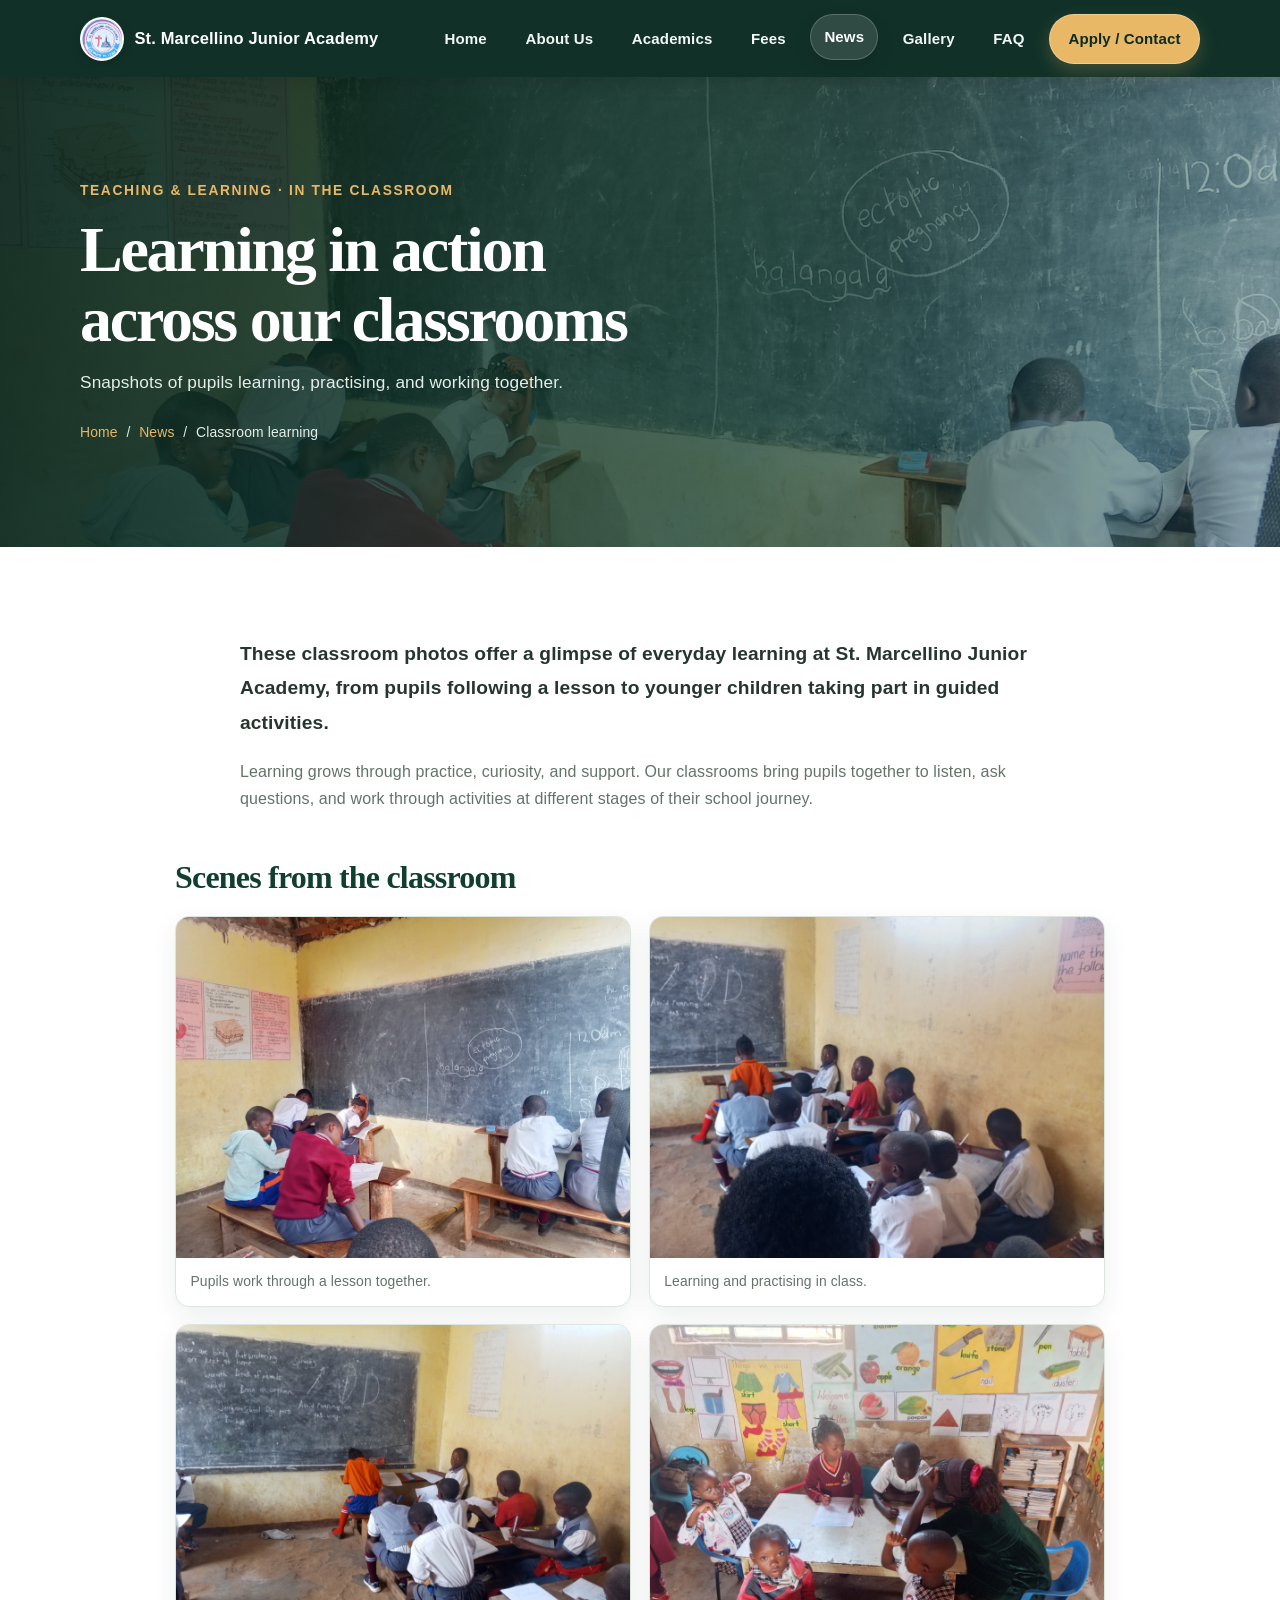
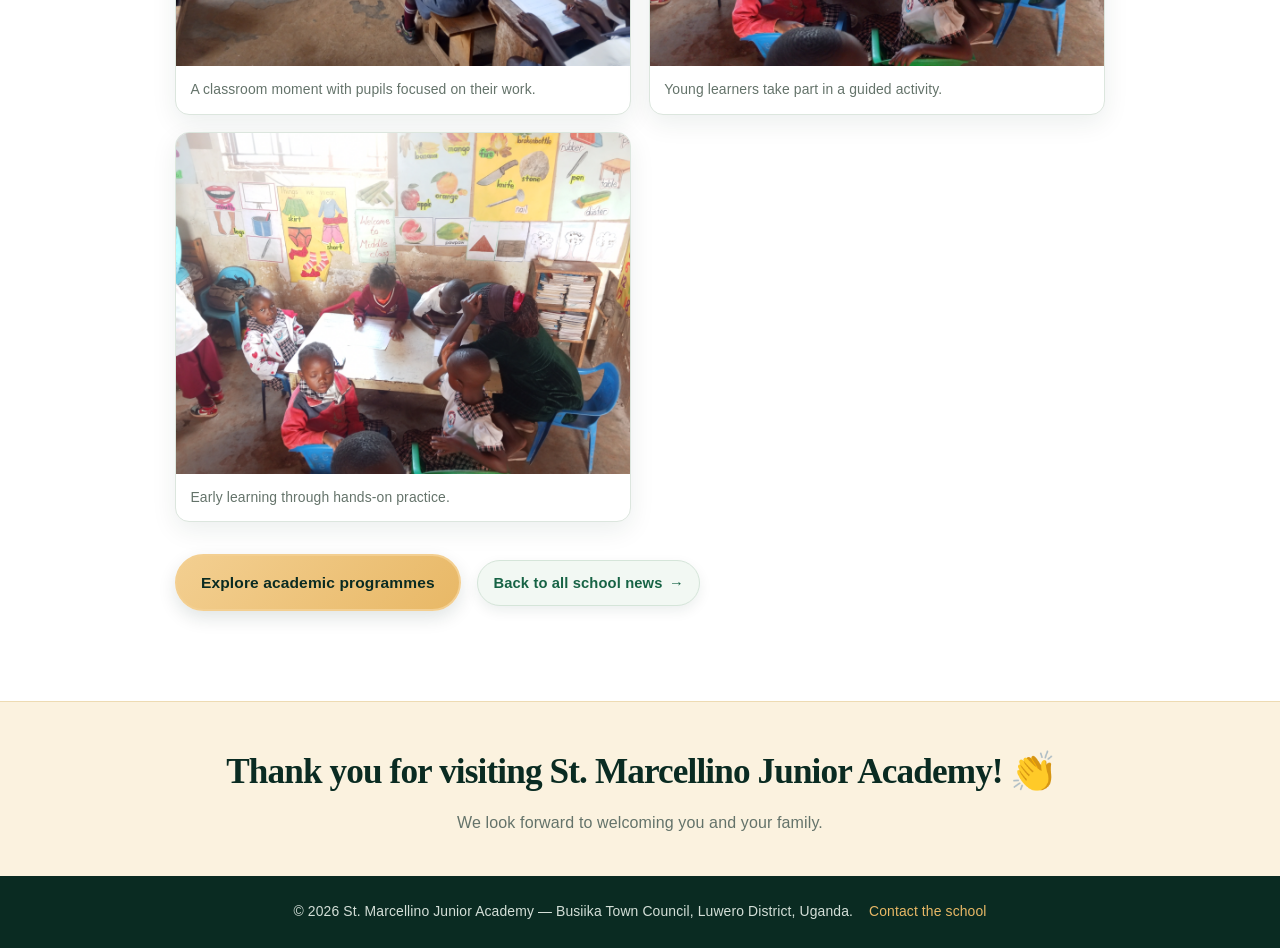
<file: news-classroom-learning.html>
<!DOCTYPE html>
<html lang="en">
<head>
  <meta charset="UTF-8" />
  <meta name="viewport" content="width=device-width, initial-scale=1.0" />
  <meta name="description" content="A look inside St. Marcellino classrooms, where pupils learn and practise together." />
  <title>Learning in action | St. Marcellino Junior Academy</title>
  <link rel="stylesheet" href="styles.css" />
</head>
<body>
  <header class="navbar"><div class="container nav-container"><a href="index.html" class="logo"><img class="site-logo" src="school-logo.png" alt="" /><span>St. Marcellino Junior Academy</span></a><button class="menu-toggle" id="menuToggle" aria-label="Open navigation menu" aria-controls="navLinks" aria-expanded="false">&#9776;</button><nav id="navLinks" class="nav-links" aria-label="Main navigation"><a href="index.html">Home</a><a href="about.html">About Us</a><a href="academics.html">Academics</a><a href="fees.html">Fees</a><a href="news.html" aria-current="page">News</a><a href="gallery.html">Gallery</a><a href="faq.html">FAQ</a><a href="contact.html" class="btn-nav">Apply / Contact</a></nav></div></header>
  <main>
    <section class="page-banner" style="--banner-image: url('IMG_20261118_091620_782.jpg')"><div class="container page-banner-content"><p class="eyebrow">Teaching &amp; learning · In the classroom</p><h1>Learning in action across our classrooms</h1><p>Snapshots of pupils learning, practising, and working together.</p><nav class="breadcrumbs" aria-label="Breadcrumb"><a href="index.html">Home</a><span>/</span><a href="news.html">News</a><span>/</span><span aria-current="page">Classroom learning</span></nav></div></section>
    <article class="section story"><div class="container story-container">
      <p class="story-lead">These classroom photos offer a glimpse of everyday learning at St. Marcellino Junior Academy, from pupils following a lesson to younger children taking part in guided activities.</p>
      <p>Learning grows through practice, curiosity, and support. Our classrooms bring pupils together to listen, ask questions, and work through activities at different stages of their school journey.</p>
      <h2>Scenes from the classroom</h2>
      <div class="story-gallery">
        <figure><img src="IMG_20261118_091620_782.jpg" alt="Pupils seated together for a lesson in front of a classroom chalkboard" loading="lazy" /><figcaption>Pupils work through a lesson together.</figcaption></figure>
        <figure><img src="IMG_20261118_091652_880.jpg" alt="Primary pupils listening and writing during a classroom lesson" loading="lazy" /><figcaption>Learning and practising in class.</figcaption></figure>
        <figure><img src="IMG_20261118_091659_015.jpg" alt="Pupils gathered in their classroom during a lesson" loading="lazy" /><figcaption>A classroom moment with pupils focused on their work.</figcaption></figure>
        <figure><img src="IMG_20261118_091803_678.jpg" alt="Young pupils working on classroom activities with their teacher" loading="lazy" /><figcaption>Young learners take part in a guided activity.</figcaption></figure>
        <figure><img src="IMG_20261118_091805_523.jpg" alt="Nursery pupils learning and drawing with their teacher" loading="lazy" /><figcaption>Early learning through hands-on practice.</figcaption></figure>
      </div>
      <a class="btn btn-primary story-back" href="academics.html">Explore academic programmes</a>
      <a class="text-link story-back-link" href="news.html">Back to all school news <span aria-hidden="true">→</span></a>
    </div></article>
  </main>
  <section class="thank-you" aria-label="Thank you message"><div class="container"><h2>Thank you for visiting St. Marcellino Junior Academy! <span aria-hidden="true">👏</span></h2><p>We look forward to welcoming you and your family.</p></div></section>
  <footer class="footer"><div class="container"><p>&copy; 2026 St. Marcellino Junior Academy &mdash; Busiika Town Council, Luwero District, Uganda.</p><a href="contact.html">Contact the school</a></div></footer>
  <script src="scripts.js" defer></script>
</body>
</html>
</file>
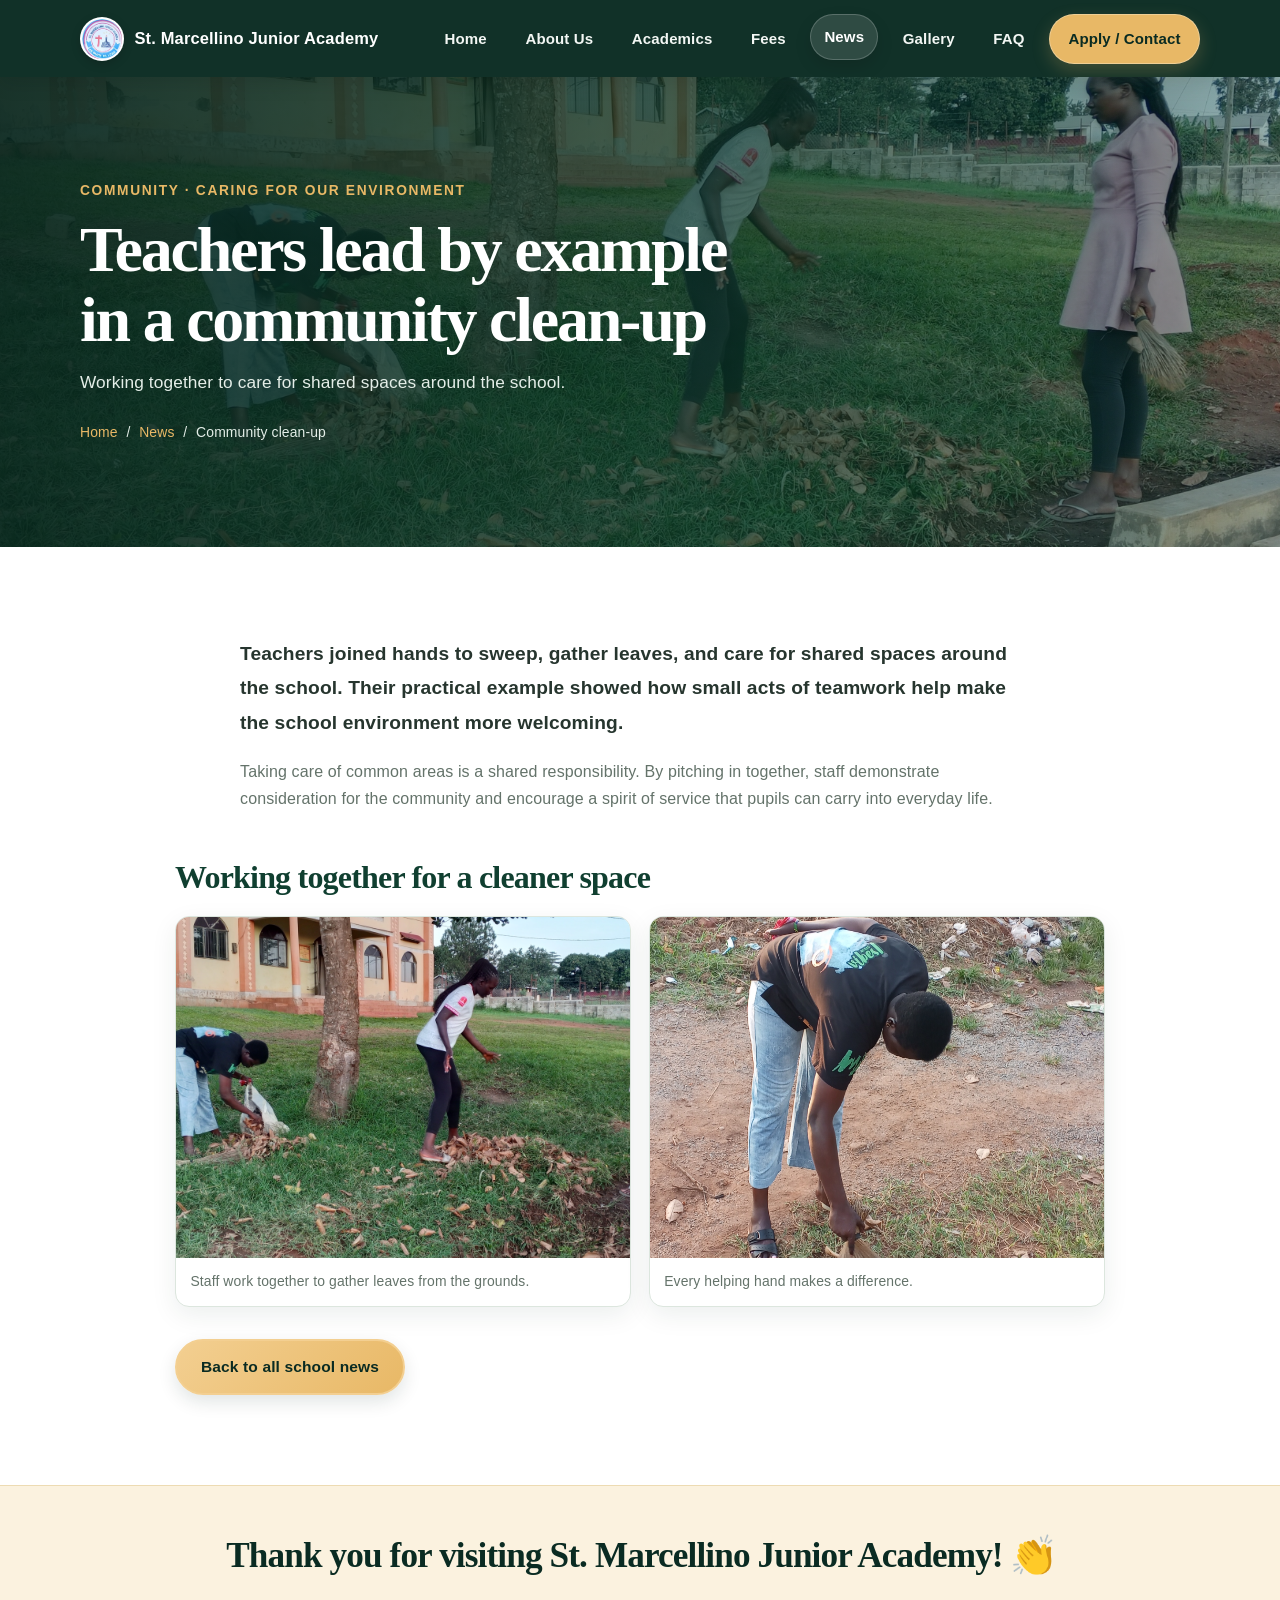
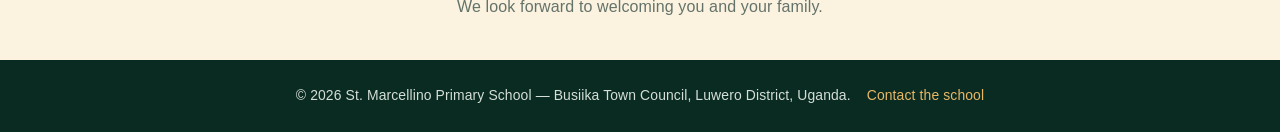
<file: news-community-cleanup.html>
<!DOCTYPE html>
<html lang="en">
<head>
  <meta charset="UTF-8" />
  <meta name="viewport" content="width=device-width, initial-scale=1.0" />
  <meta name="description" content="Teachers and community members care for shared spaces in a school community clean-up." />
  <title>Teachers lead a community clean-up | St. Marcellino</title>
  <link rel="stylesheet" href="styles.css" />
</head>
<body>
  <header class="navbar"><div class="container nav-container"><a href="index.html" class="logo"><img class="site-logo" src="school-logo.png" alt="" /><span>St. Marcellino Junior Academy</span></a><button class="menu-toggle" id="menuToggle" aria-label="Open navigation menu" aria-controls="navLinks" aria-expanded="false">&#9776;</button><nav id="navLinks" class="nav-links" aria-label="Main navigation"><a href="index.html">Home</a><a href="about.html">About Us</a><a href="academics.html">Academics</a><a href="fees.html">Fees</a><a href="news.html" aria-current="page">News</a><a href="gallery.html">Gallery</a><a href="faq.html">FAQ</a><a href="contact.html" class="btn-nav">Apply / Contact</a></nav></div></header>
  <main>
    <section class="page-banner" style="--banner-image: url('IMG_20260930_183415_788.jpg')"><div class="container page-banner-content"><p class="eyebrow">Community · Caring for our environment</p><h1>Teachers lead by example in a community clean-up</h1><p>Working together to care for shared spaces around the school.</p><nav class="breadcrumbs" aria-label="Breadcrumb"><a href="index.html">Home</a><span>/</span><a href="news.html">News</a><span>/</span><span aria-current="page">Community clean-up</span></nav></div></section>
    <article class="section story"><div class="container story-container">
      <p class="story-lead">Teachers joined hands to sweep, gather leaves, and care for shared spaces around the school. Their practical example showed how small acts of teamwork help make the school environment more welcoming.</p>
      <p>Taking care of common areas is a shared responsibility. By pitching in together, staff demonstrate consideration for the community and encourage a spirit of service that pupils can carry into everyday life.</p>
      <h2>Working together for a cleaner space</h2>
      <div class="story-gallery">
        <figure><img src="IMG_20260930_183415_788.jpg" alt="Community members sweeping and collecting leaves on the school grounds" loading="lazy" /><figcaption>Staff work together to gather leaves from the grounds.</figcaption></figure>
        <figure><img src="IMG_20260930_181707_378.jpg" alt="A community member sweeping litter from a shared outdoor space" loading="lazy" /><figcaption>Every helping hand makes a difference.</figcaption></figure>
      </div>
      <a class="btn btn-primary story-back" href="news.html">Back to all school news</a>
    </div></article>
  </main>
  <section class="thank-you" aria-label="Thank you message"><div class="container"><h2>Thank you for visiting St. Marcellino Junior Academy! <span aria-hidden="true">👏</span></h2><p>We look forward to welcoming you and your family.</p></div></section>
  <footer class="footer"><div class="container"><p>&copy; 2026 St. Marcellino Primary School &mdash; Busiika Town Council, Luwero District, Uganda.</p><a href="contact.html">Contact the school</a></div></footer>
  <script src="scripts.js" defer></script>
</body>
</html>
</file>
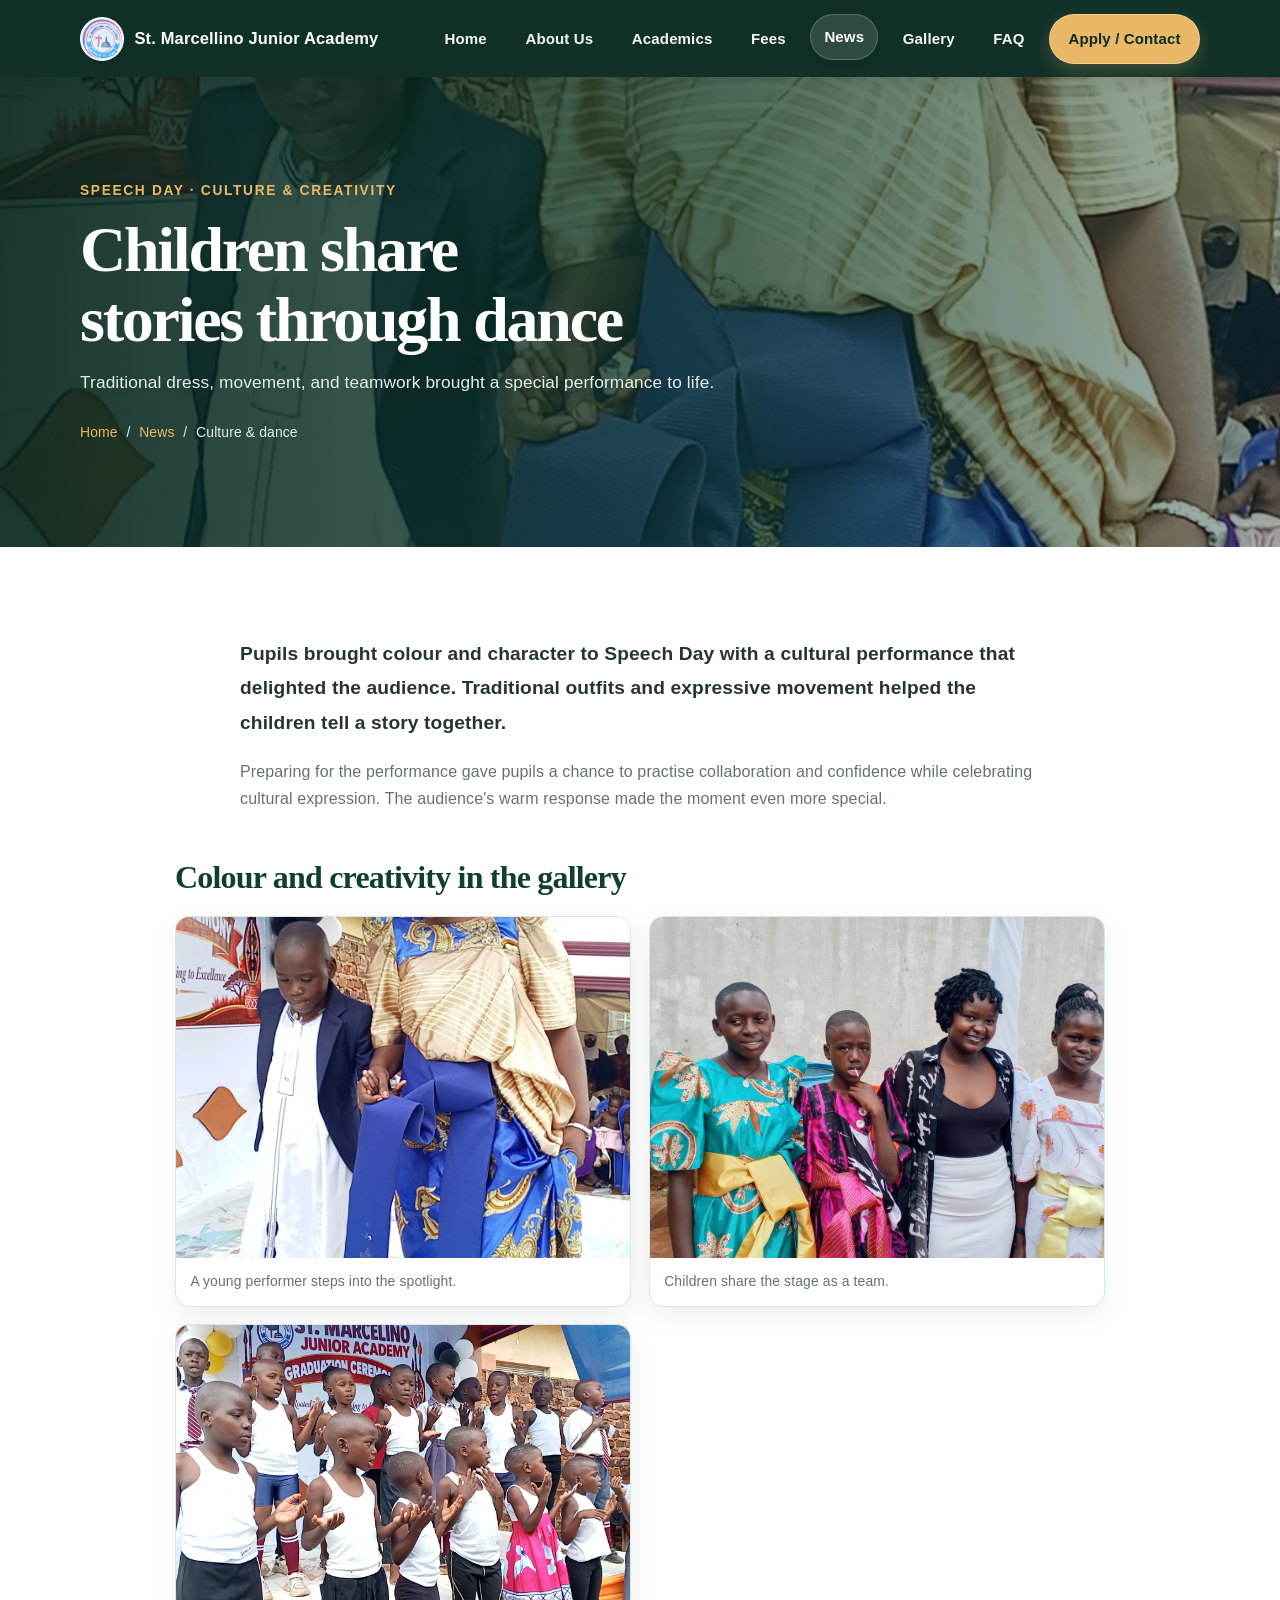
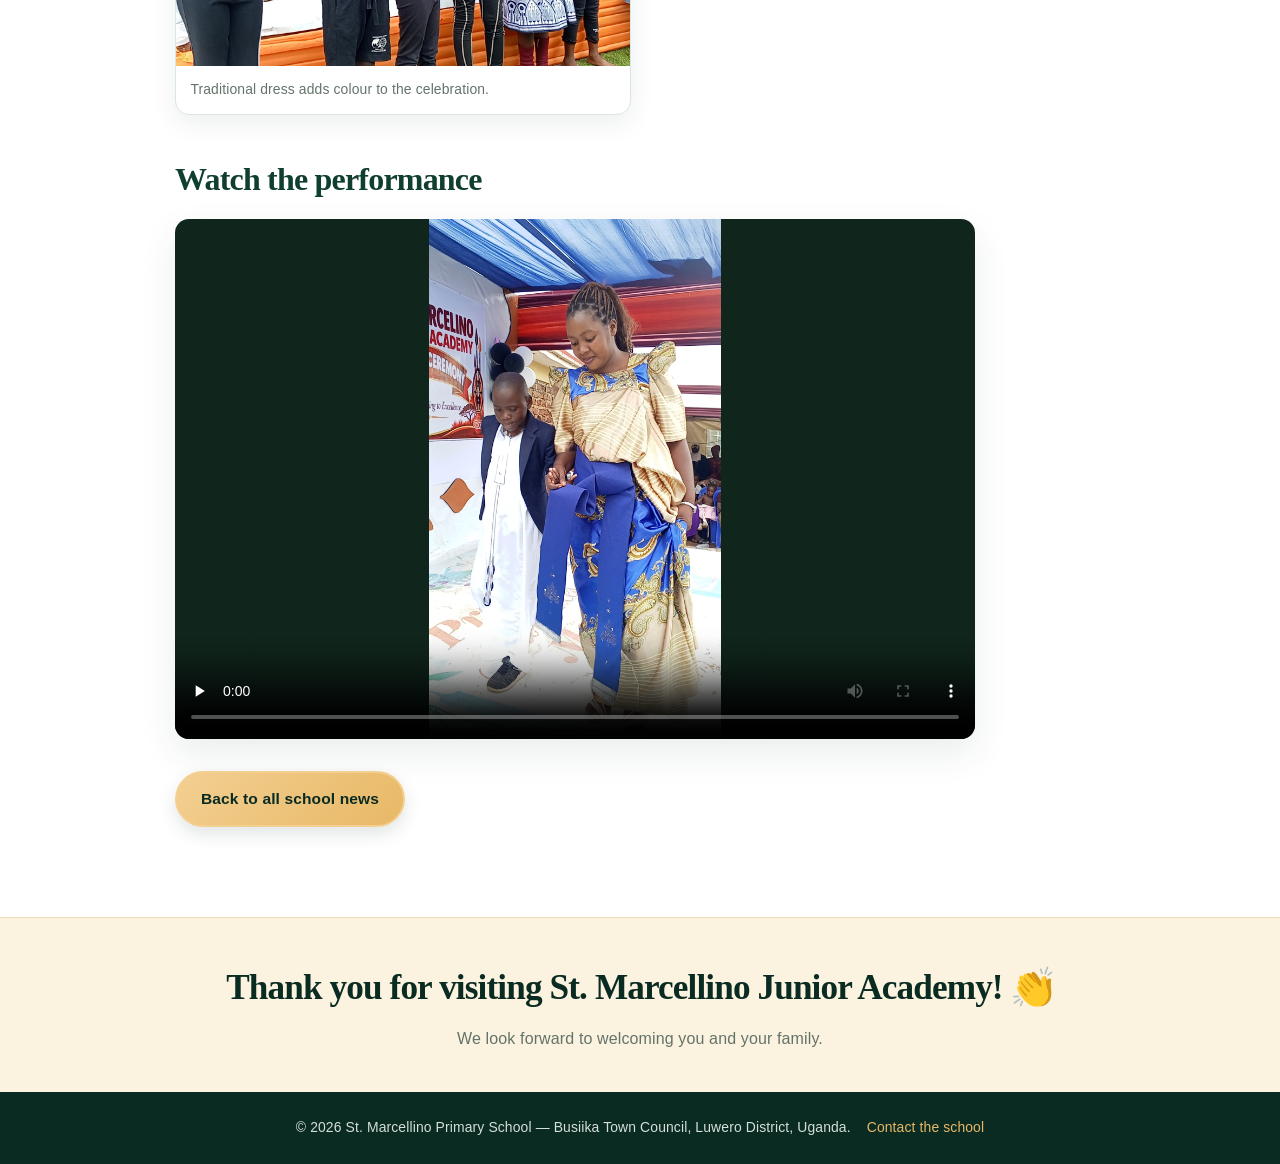
<file: news-cultural-dance.html>
<!DOCTYPE html>
<html lang="en">
<head>
  <meta charset="UTF-8" />
  <meta name="viewport" content="width=device-width, initial-scale=1.0" />
  <meta name="description" content="Pupils celebrate culture, storytelling, and creativity through dance at Speech Day." />
  <title>Children share stories through dance | St. Marcellino</title>
  <link rel="stylesheet" href="styles.css" />
</head>
<body>
  <header class="navbar"><div class="container nav-container"><a href="index.html" class="logo"><img class="site-logo" src="school-logo.png" alt="" /><span>St. Marcellino Junior Academy</span></a><button class="menu-toggle" id="menuToggle" aria-label="Open navigation menu" aria-controls="navLinks" aria-expanded="false">&#9776;</button><nav id="navLinks" class="nav-links" aria-label="Main navigation"><a href="index.html">Home</a><a href="about.html">About Us</a><a href="academics.html">Academics</a><a href="fees.html">Fees</a><a href="news.html" aria-current="page">News</a><a href="gallery.html">Gallery</a><a href="faq.html">FAQ</a><a href="contact.html" class="btn-nav">Apply / Contact</a></nav></div></header>
  <main>
    <section class="page-banner" style="--banner-image: url('IMG_20261029_140329_4.jpg')"><div class="container page-banner-content"><p class="eyebrow">Speech Day · Culture &amp; creativity</p><h1>Children share stories through dance</h1><p>Traditional dress, movement, and teamwork brought a special performance to life.</p><nav class="breadcrumbs" aria-label="Breadcrumb"><a href="index.html">Home</a><span>/</span><a href="news.html">News</a><span>/</span><span aria-current="page">Culture &amp; dance</span></nav></div></section>
    <article class="section story"><div class="container story-container">
      <p class="story-lead">Pupils brought colour and character to Speech Day with a cultural performance that delighted the audience. Traditional outfits and expressive movement helped the children tell a story together.</p>
      <p>Preparing for the performance gave pupils a chance to practise collaboration and confidence while celebrating cultural expression. The audience's warm response made the moment even more special.</p>
      <h2>Colour and creativity in the gallery</h2>
      <div class="story-gallery">
        <figure><img src="IMG_20261029_140329_4.jpg" alt="A pupil presents a cultural dance in traditional clothing" loading="lazy" /><figcaption>A young performer steps into the spotlight.</figcaption></figure>
        <figure><img src="IMG_20261029_143152_784.jpg" alt="Pupils gathered on stage for a group performance" loading="lazy" /><figcaption>Children share the stage as a team.</figcaption></figure>
        <figure><img src="IMG_20261029_142514_0.jpg" alt="A pupil in colourful traditional clothing performs before the audience" loading="lazy" /><figcaption>Traditional dress adds colour to the celebration.</figcaption></figure>
      </div>
      <h2>Watch the performance</h2>
      <video class="story-video" controls preload="none" poster="IMG_20261029_140329_4.jpg"><source src="VID_20261029_134132.mp4" type="video/mp4" />Your browser does not support embedded video.</video>
      <a class="btn btn-primary story-back" href="news.html">Back to all school news</a>
    </div></article>
  </main>
  <section class="thank-you" aria-label="Thank you message"><div class="container"><h2>Thank you for visiting St. Marcellino Junior Academy! <span aria-hidden="true">👏</span></h2><p>We look forward to welcoming you and your family.</p></div></section>
  <footer class="footer"><div class="container"><p>&copy; 2026 St. Marcellino Primary School &mdash; Busiika Town Council, Luwero District, Uganda.</p><a href="contact.html">Contact the school</a></div></footer>
  <script src="scripts.js" defer></script>
</body>
</html>
</file>
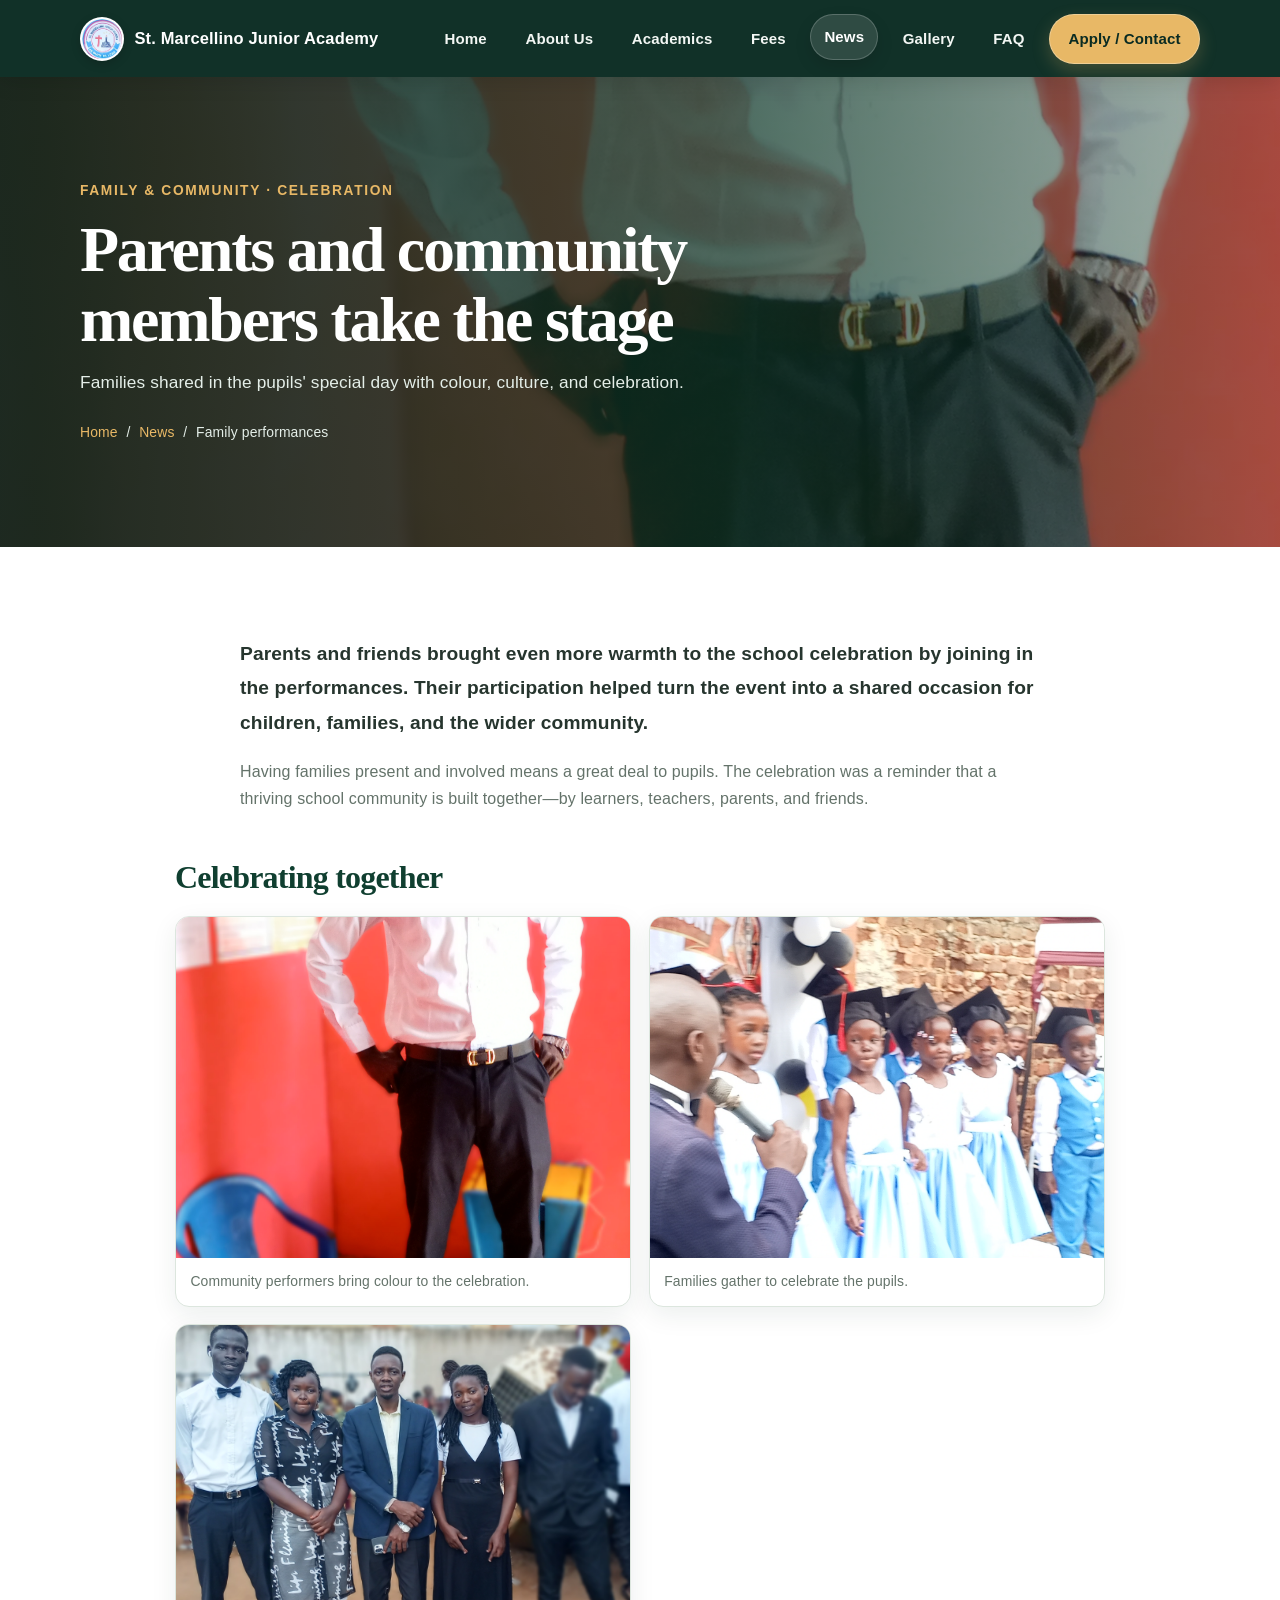
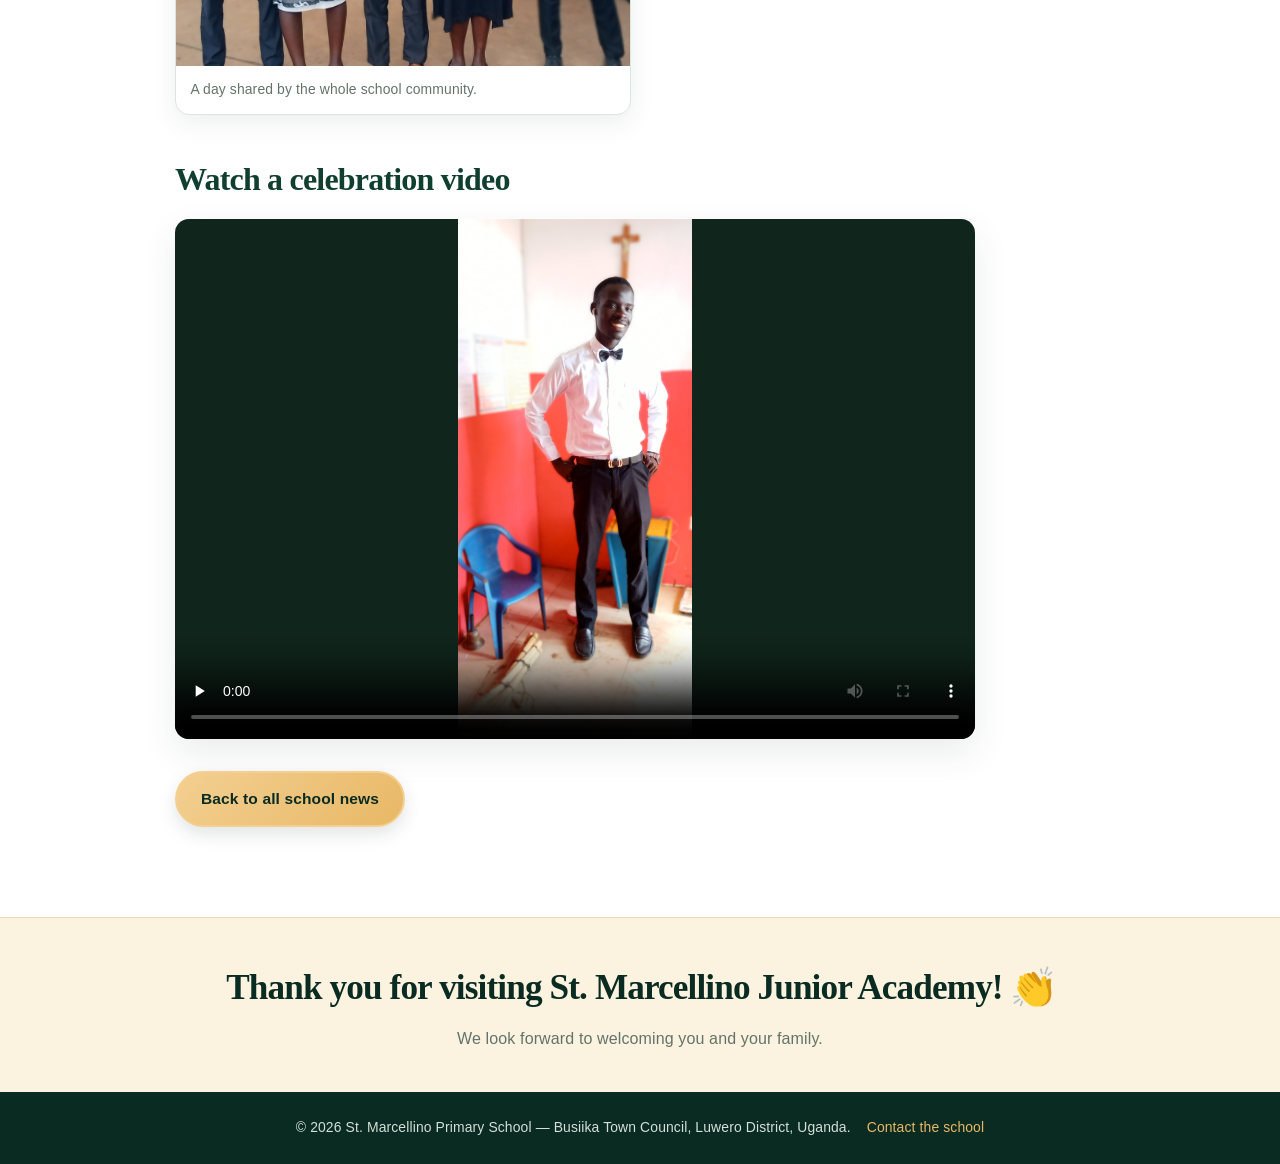
<file: news-family-performances.html>
<!DOCTYPE html>
<html lang="en">
<head>
  <meta charset="UTF-8" />
  <meta name="viewport" content="width=device-width, initial-scale=1.0" />
  <meta name="description" content="Parents and community members celebrate pupils and share in the school's special day." />
  <title>Parents and community members take the stage | St. Marcellino</title>
  <link rel="stylesheet" href="styles.css" />
</head>
<body>
  <header class="navbar"><div class="container nav-container"><a href="index.html" class="logo"><img class="site-logo" src="school-logo.png" alt="" /><span>St. Marcellino Junior Academy</span></a><button class="menu-toggle" id="menuToggle" aria-label="Open navigation menu" aria-controls="navLinks" aria-expanded="false">&#9776;</button><nav id="navLinks" class="nav-links" aria-label="Main navigation"><a href="index.html">Home</a><a href="about.html">About Us</a><a href="academics.html">Academics</a><a href="fees.html">Fees</a><a href="news.html" aria-current="page">News</a><a href="gallery.html">Gallery</a><a href="faq.html">FAQ</a><a href="contact.html" class="btn-nav">Apply / Contact</a></nav></div></header>
  <main>
    <section class="page-banner" style="--banner-image: url('IMG_20261029_154847_052.jpg')"><div class="container page-banner-content"><p class="eyebrow">Family &amp; community · Celebration</p><h1>Parents and community members take the stage</h1><p>Families shared in the pupils' special day with colour, culture, and celebration.</p><nav class="breadcrumbs" aria-label="Breadcrumb"><a href="index.html">Home</a><span>/</span><a href="news.html">News</a><span>/</span><span aria-current="page">Family performances</span></nav></div></section>
    <article class="section story"><div class="container story-container">
      <p class="story-lead">Parents and friends brought even more warmth to the school celebration by joining in the performances. Their participation helped turn the event into a shared occasion for children, families, and the wider community.</p>
      <p>Having families present and involved means a great deal to pupils. The celebration was a reminder that a thriving school community is built together—by learners, teachers, parents, and friends.</p>
      <h2>Celebrating together</h2>
      <div class="story-gallery">
        <figure><img src="IMG_20261029_154847_052.jpg" alt="Community members performing in colourful traditional clothing" loading="lazy" /><figcaption>Community performers bring colour to the celebration.</figcaption></figure>
        <figure><img src="IMG_20261029_162207_3.jpg" alt="Family members and pupils gathered together at a school ceremony" loading="lazy" /><figcaption>Families gather to celebrate the pupils.</figcaption></figure>
        <figure><img src="IMG_20261029_165720_557.jpg" alt="School community members together at an event" loading="lazy" /><figcaption>A day shared by the whole school community.</figcaption></figure>
      </div>
      <h2>Watch a celebration video</h2>
      <video class="story-video" controls preload="none" poster="IMG_20261029_154847_052.jpg"><source src="VID_20261029_160823.mp4" type="video/mp4" />Your browser does not support embedded video.</video>
      <a class="btn btn-primary story-back" href="news.html">Back to all school news</a>
    </div></article>
  </main>
  <section class="thank-you" aria-label="Thank you message"><div class="container"><h2>Thank you for visiting St. Marcellino Junior Academy! <span aria-hidden="true">👏</span></h2><p>We look forward to welcoming you and your family.</p></div></section>
  <footer class="footer"><div class="container"><p>&copy; 2026 St. Marcellino Primary School &mdash; Busiika Town Council, Luwero District, Uganda.</p><a href="contact.html">Contact the school</a></div></footer>
  <script src="scripts.js" defer></script>
</body>
</html>
</file>
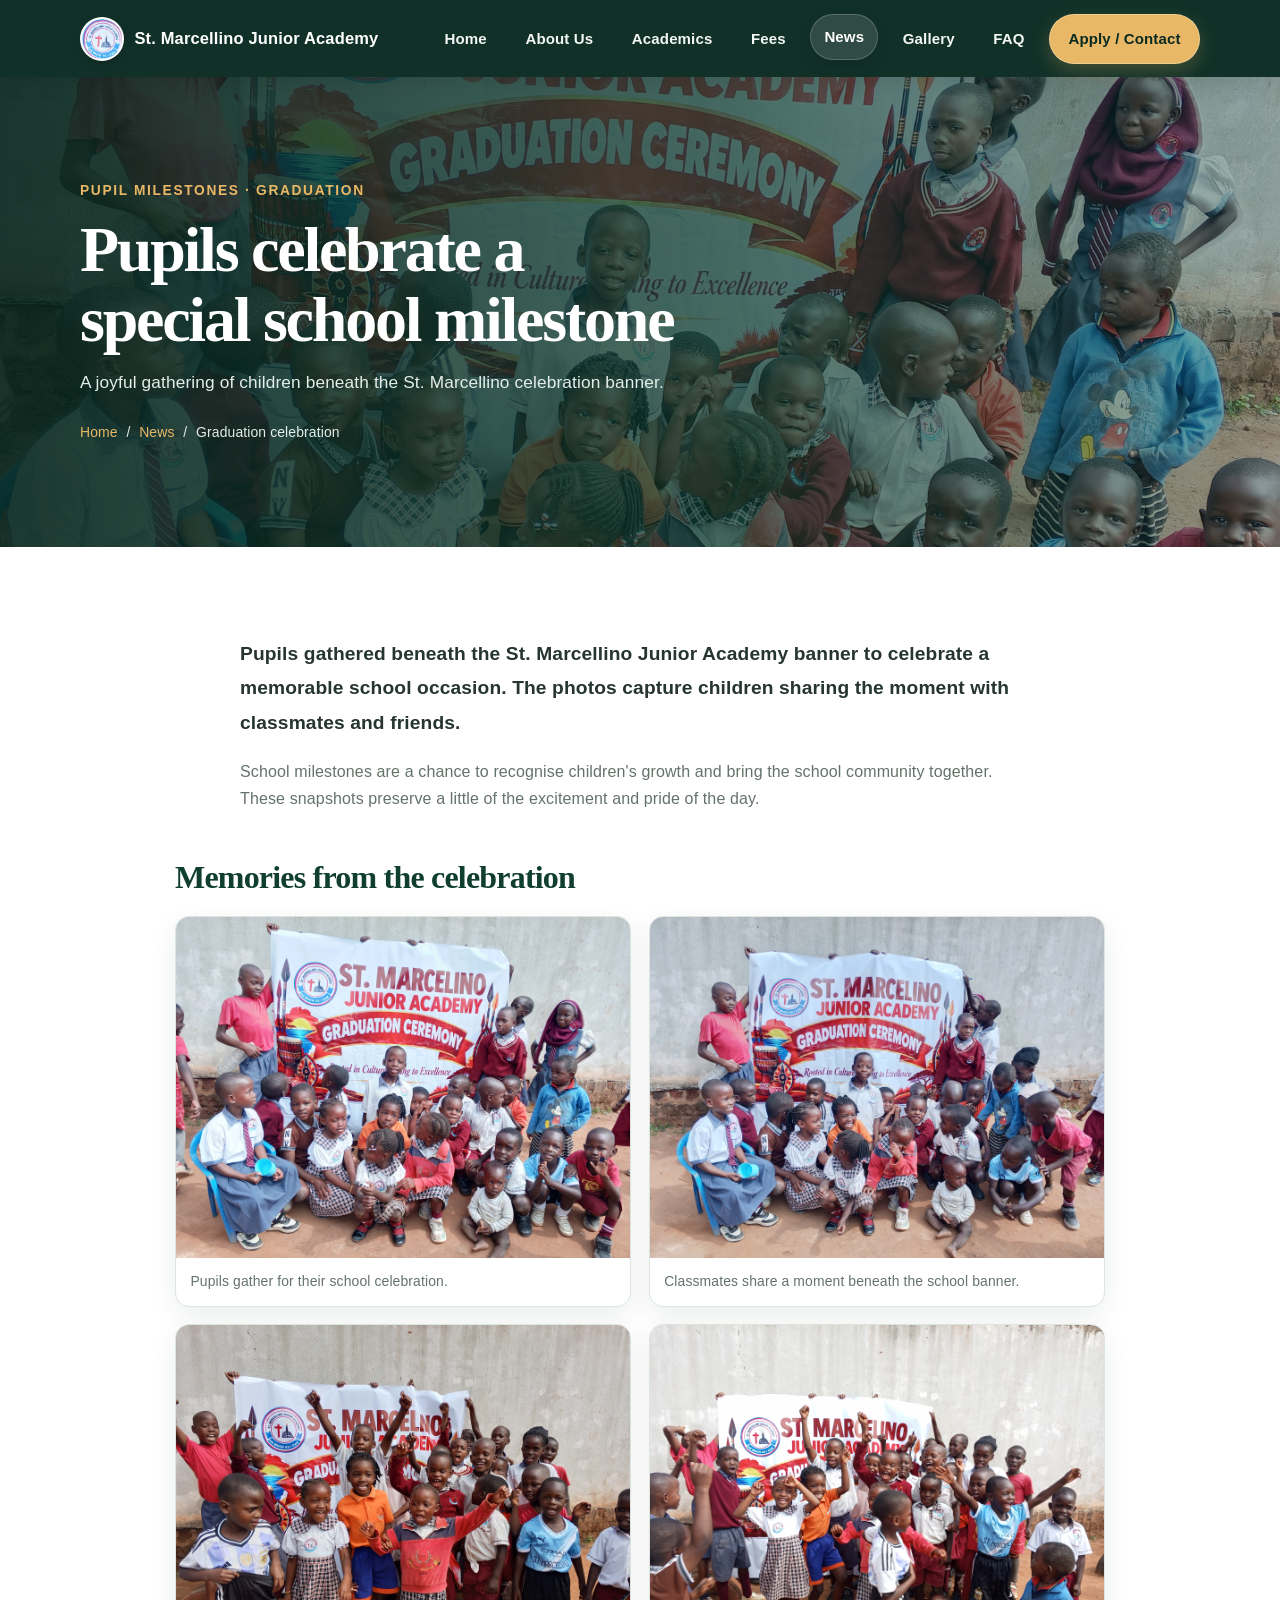
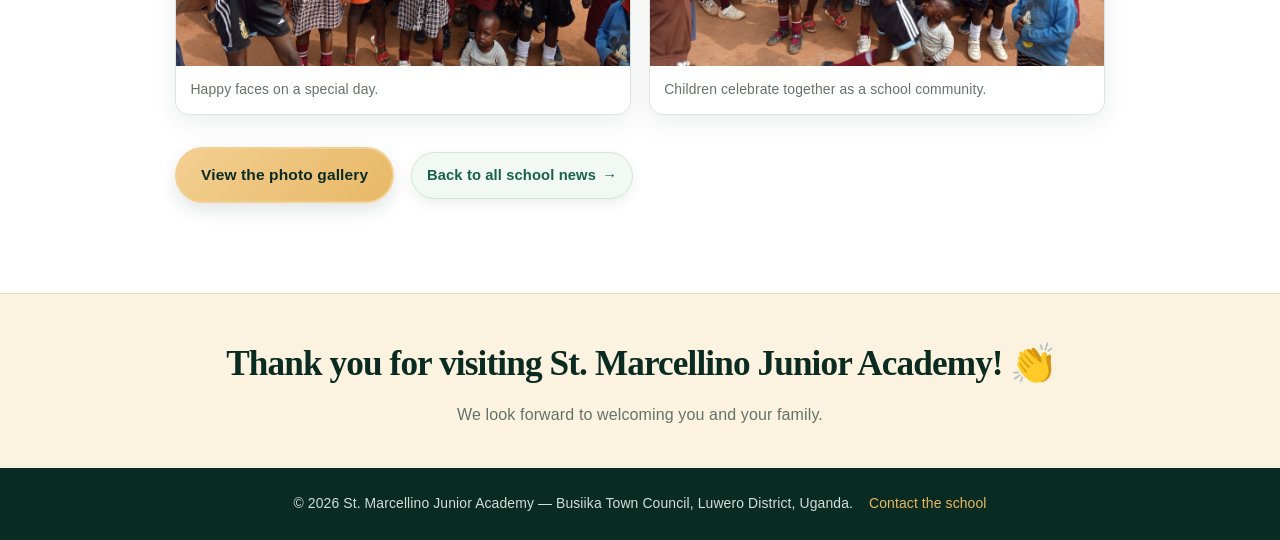
<file: news-graduation-celebration.html>
<!DOCTYPE html>
<html lang="en">
<head>
  <meta charset="UTF-8" />
  <meta name="viewport" content="width=device-width, initial-scale=1.0" />
  <meta name="description" content="Pupils and their school community gather for a graduation celebration at St. Marcellino." />
  <title>A special school milestone | St. Marcellino Junior Academy</title>
  <link rel="stylesheet" href="styles.css" />
</head>
<body>
  <header class="navbar"><div class="container nav-container"><a href="index.html" class="logo"><img class="site-logo" src="school-logo.png" alt="" /><span>St. Marcellino Junior Academy</span></a><button class="menu-toggle" id="menuToggle" aria-label="Open navigation menu" aria-controls="navLinks" aria-expanded="false">&#9776;</button><nav id="navLinks" class="nav-links" aria-label="Main navigation"><a href="index.html">Home</a><a href="about.html">About Us</a><a href="academics.html">Academics</a><a href="fees.html">Fees</a><a href="news.html" aria-current="page">News</a><a href="gallery.html">Gallery</a><a href="faq.html">FAQ</a><a href="contact.html" class="btn-nav">Apply / Contact</a></nav></div></header>
  <main>
    <section class="page-banner" style="--banner-image: url('IMG_20261118_100936_309.jpg')"><div class="container page-banner-content"><p class="eyebrow">Pupil milestones · Graduation</p><h1>Pupils celebrate a special school milestone</h1><p>A joyful gathering of children beneath the St. Marcellino celebration banner.</p><nav class="breadcrumbs" aria-label="Breadcrumb"><a href="index.html">Home</a><span>/</span><a href="news.html">News</a><span>/</span><span aria-current="page">Graduation celebration</span></nav></div></section>
    <article class="section story"><div class="container story-container">
      <p class="story-lead">Pupils gathered beneath the St. Marcellino Junior Academy banner to celebrate a memorable school occasion. The photos capture children sharing the moment with classmates and friends.</p>
      <p>School milestones are a chance to recognise children's growth and bring the school community together. These snapshots preserve a little of the excitement and pride of the day.</p>
      <h2>Memories from the celebration</h2>
      <div class="story-gallery">
        <figure><img src="IMG_20261118_100936_309.jpg" alt="Pupils gathered in front of a St. Marcellino graduation banner" loading="lazy" /><figcaption>Pupils gather for their school celebration.</figcaption></figure>
        <figure><img src="IMG_20261118_100939_002.jpg" alt="Pupils posing with the school banner at their graduation celebration" loading="lazy" /><figcaption>Classmates share a moment beneath the school banner.</figcaption></figure>
        <figure><img src="IMG_20261118_100958_347.jpg" alt="Pupils smiling and celebrating beneath their school graduation banner" loading="lazy" /><figcaption>Happy faces on a special day.</figcaption></figure>
        <figure><img src="IMG_20261118_100958_364.jpg" alt="Pupils cheering together in front of the school graduation banner" loading="lazy" /><figcaption>Children celebrate together as a school community.</figcaption></figure>
      </div>
      <a class="btn btn-primary story-back" href="gallery.html">View the photo gallery</a>
      <a class="text-link story-back-link" href="news.html">Back to all school news <span aria-hidden="true">→</span></a>
    </div></article>
  </main>
  <section class="thank-you" aria-label="Thank you message"><div class="container"><h2>Thank you for visiting St. Marcellino Junior Academy! <span aria-hidden="true">👏</span></h2><p>We look forward to welcoming you and your family.</p></div></section>
  <footer class="footer"><div class="container"><p>&copy; 2026 St. Marcellino Junior Academy &mdash; Busiika Town Council, Luwero District, Uganda.</p><a href="contact.html">Contact the school</a></div></footer>
  <script src="scripts.js" defer></script>
</body>
</html>
</file>
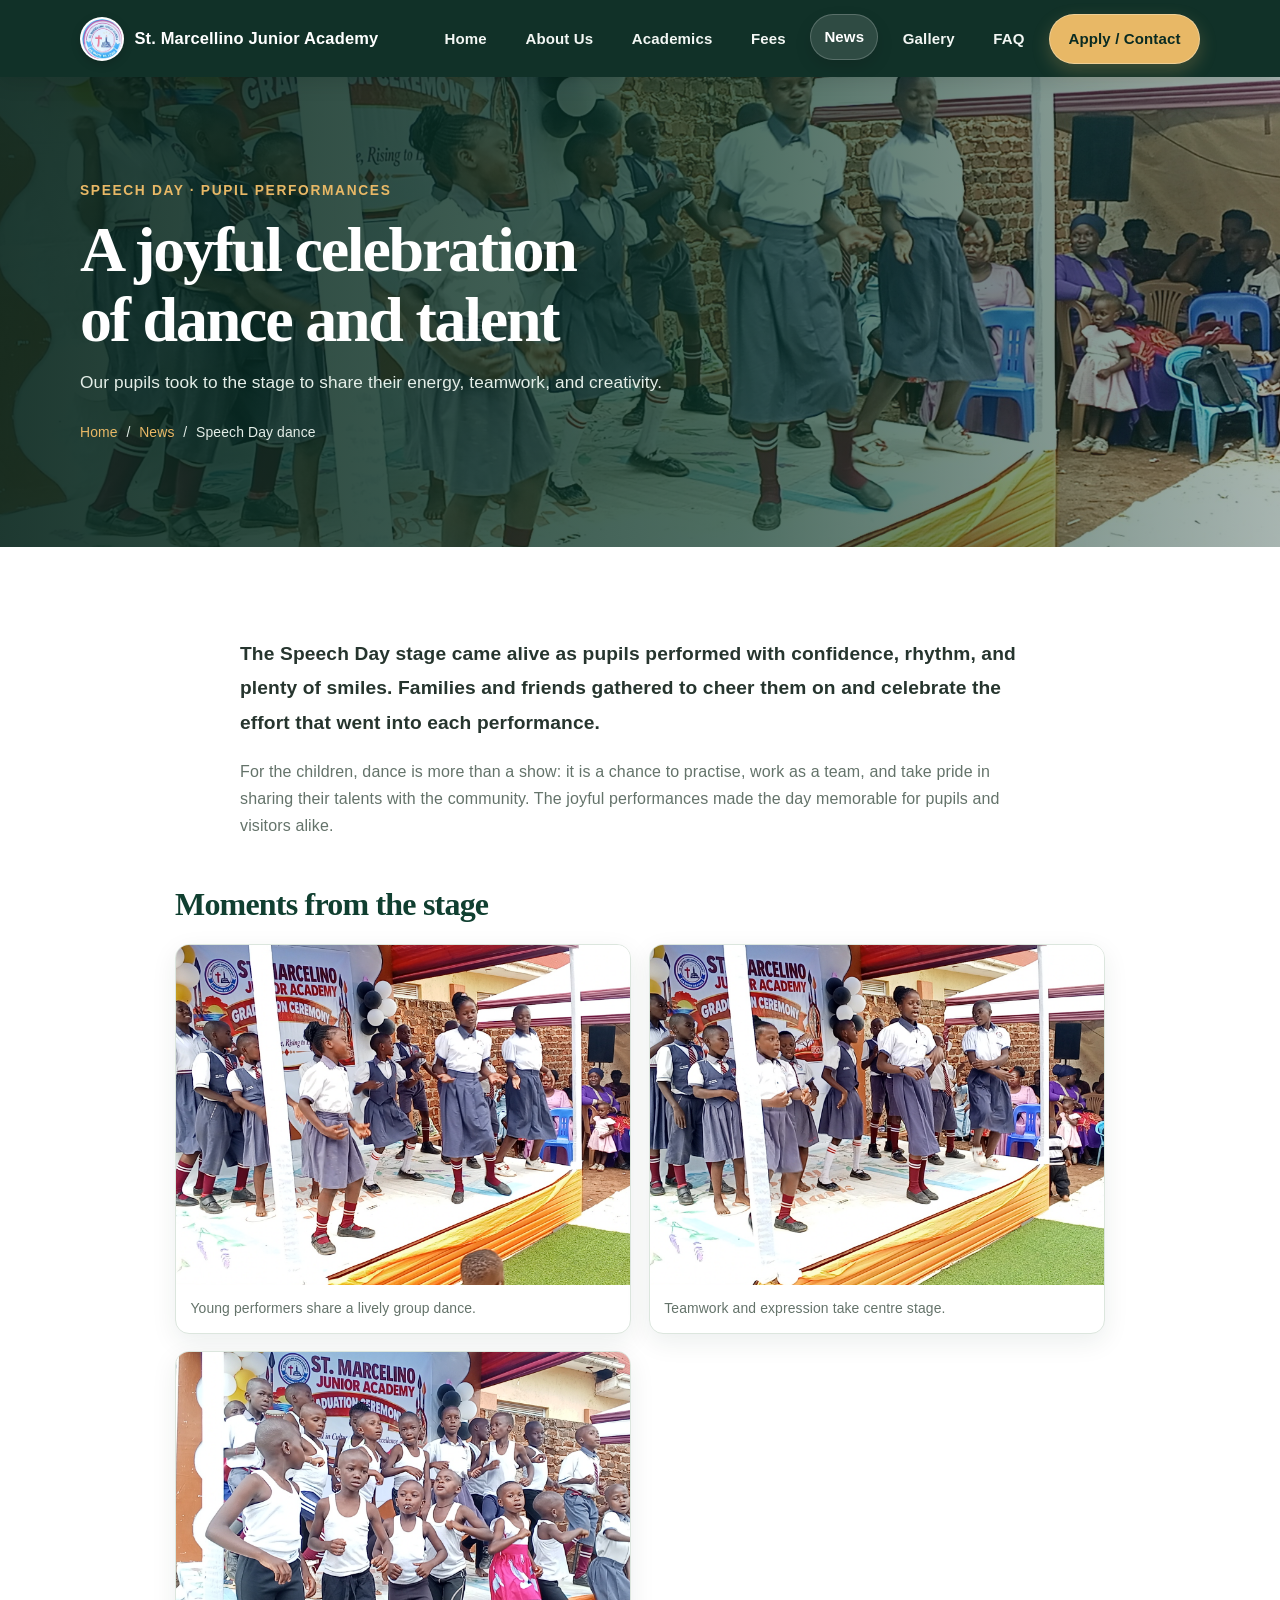
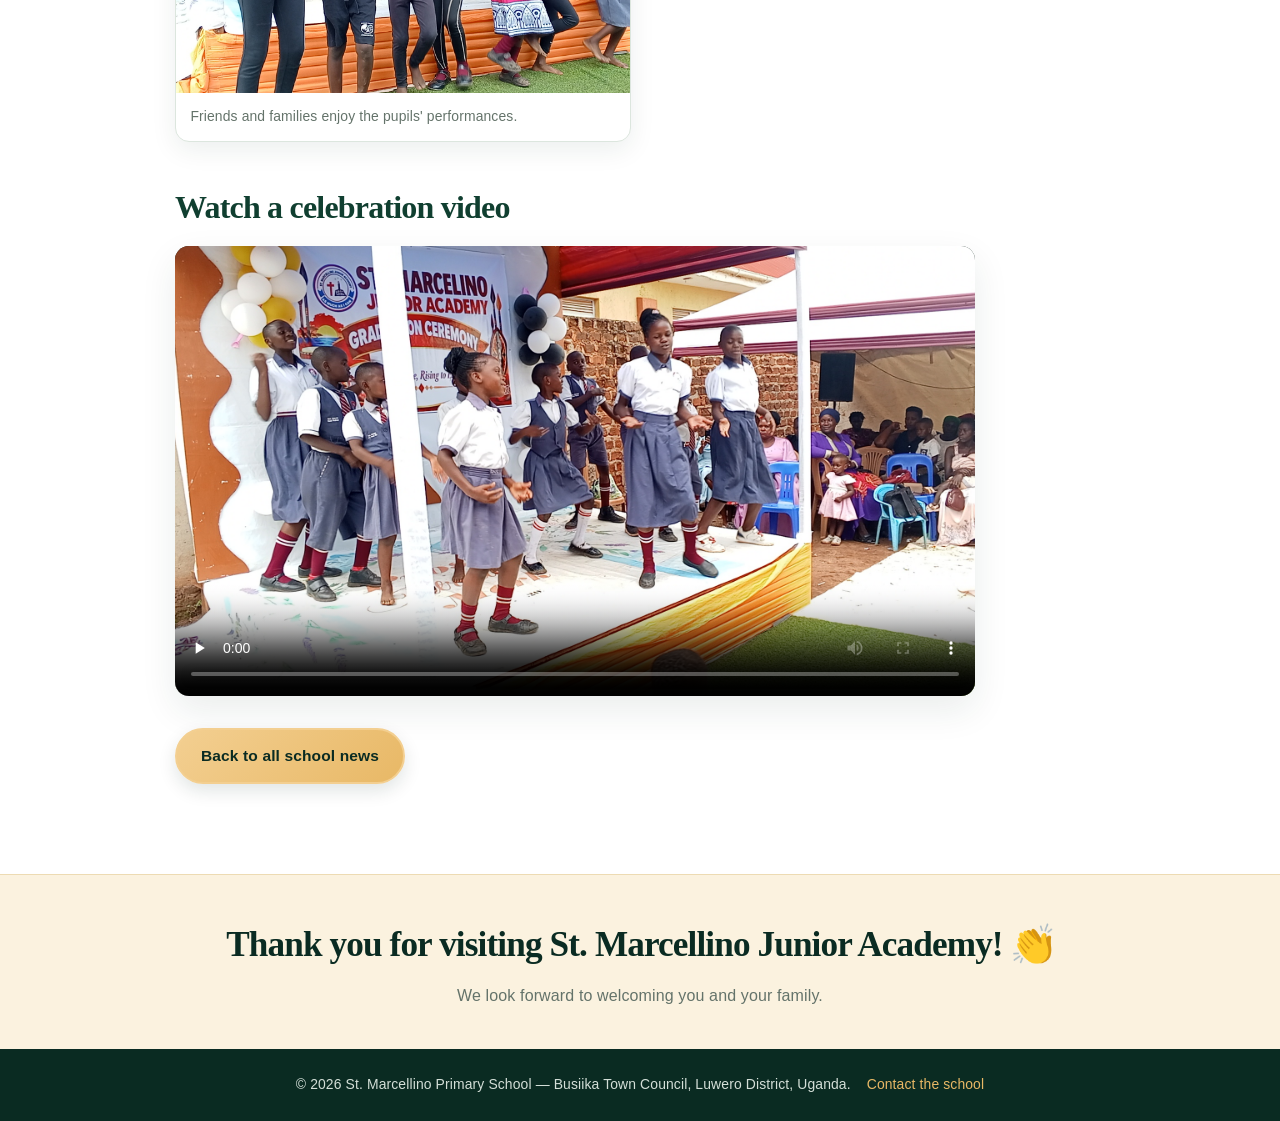
<file: news-speech-day-dance.html>
<!DOCTYPE html>
<html lang="en">
<head>
  <meta charset="UTF-8" />
  <meta name="viewport" content="width=device-width, initial-scale=1.0" />
  <meta name="description" content="A look back at the pupils' joyful dance and talent performances at Speech Day." />
  <title>A joyful celebration of dance and talent | St. Marcellino</title>
  <link rel="stylesheet" href="styles.css" />
</head>
<body>
  <header class="navbar"><div class="container nav-container"><a href="index.html" class="logo"><img class="site-logo" src="school-logo.png" alt="" /><span>St. Marcellino Junior Academy</span></a><button class="menu-toggle" id="menuToggle" aria-label="Open navigation menu" aria-controls="navLinks" aria-expanded="false">&#9776;</button><nav id="navLinks" class="nav-links" aria-label="Main navigation"><a href="index.html">Home</a><a href="about.html">About Us</a><a href="academics.html">Academics</a><a href="fees.html">Fees</a><a href="news.html" aria-current="page">News</a><a href="gallery.html">Gallery</a><a href="faq.html">FAQ</a><a href="contact.html" class="btn-nav">Apply / Contact</a></nav></div></header>
  <main>
    <section class="page-banner" style="--banner-image: url('IMG_20261029_161457_6.jpg')"><div class="container page-banner-content"><p class="eyebrow">Speech Day · Pupil performances</p><h1>A joyful celebration of dance and talent</h1><p>Our pupils took to the stage to share their energy, teamwork, and creativity.</p><nav class="breadcrumbs" aria-label="Breadcrumb"><a href="index.html">Home</a><span>/</span><a href="news.html">News</a><span>/</span><span aria-current="page">Speech Day dance</span></nav></div></section>
    <article class="section story">
      <div class="container story-container">
        <p class="story-lead">The Speech Day stage came alive as pupils performed with confidence, rhythm, and plenty of smiles. Families and friends gathered to cheer them on and celebrate the effort that went into each performance.</p>
        <p>For the children, dance is more than a show: it is a chance to practise, work as a team, and take pride in sharing their talents with the community. The joyful performances made the day memorable for pupils and visitors alike.</p>
        <h2>Moments from the stage</h2>
        <div class="story-gallery">
          <figure><img src="IMG_20261029_161457_6.jpg" alt="Pupils dancing together on the Speech Day stage" loading="lazy" /><figcaption>Young performers share a lively group dance.</figcaption></figure>
          <figure><img src="IMG_20261029_161504_5.jpg" alt="Schoolgirls performing a dance together at a school celebration" loading="lazy" /><figcaption>Teamwork and expression take centre stage.</figcaption></figure>
          <figure><img src="IMG_20261029_142436_0.jpg" alt="Pupils presenting a group performance in front of families" loading="lazy" /><figcaption>Friends and families enjoy the pupils' performances.</figcaption></figure>
        </div>
        <h2>Watch a celebration video</h2>
        <video class="story-video" controls preload="none" poster="IMG_20261029_161457_6.jpg"><source src="VID_20261029_133331.mp4" type="video/mp4" />Your browser does not support embedded video.</video>
        <a class="btn btn-primary story-back" href="news.html">Back to all school news</a>
      </div>
    </article>
  </main>
  <section class="thank-you" aria-label="Thank you message"><div class="container"><h2>Thank you for visiting St. Marcellino Junior Academy! <span aria-hidden="true">👏</span></h2><p>We look forward to welcoming you and your family.</p></div></section>
  <footer class="footer"><div class="container"><p>&copy; 2026 St. Marcellino Primary School &mdash; Busiika Town Council, Luwero District, Uganda.</p><a href="contact.html">Contact the school</a></div></footer>
  <script src="scripts.js" defer></script>
</body>
</html>
</file>
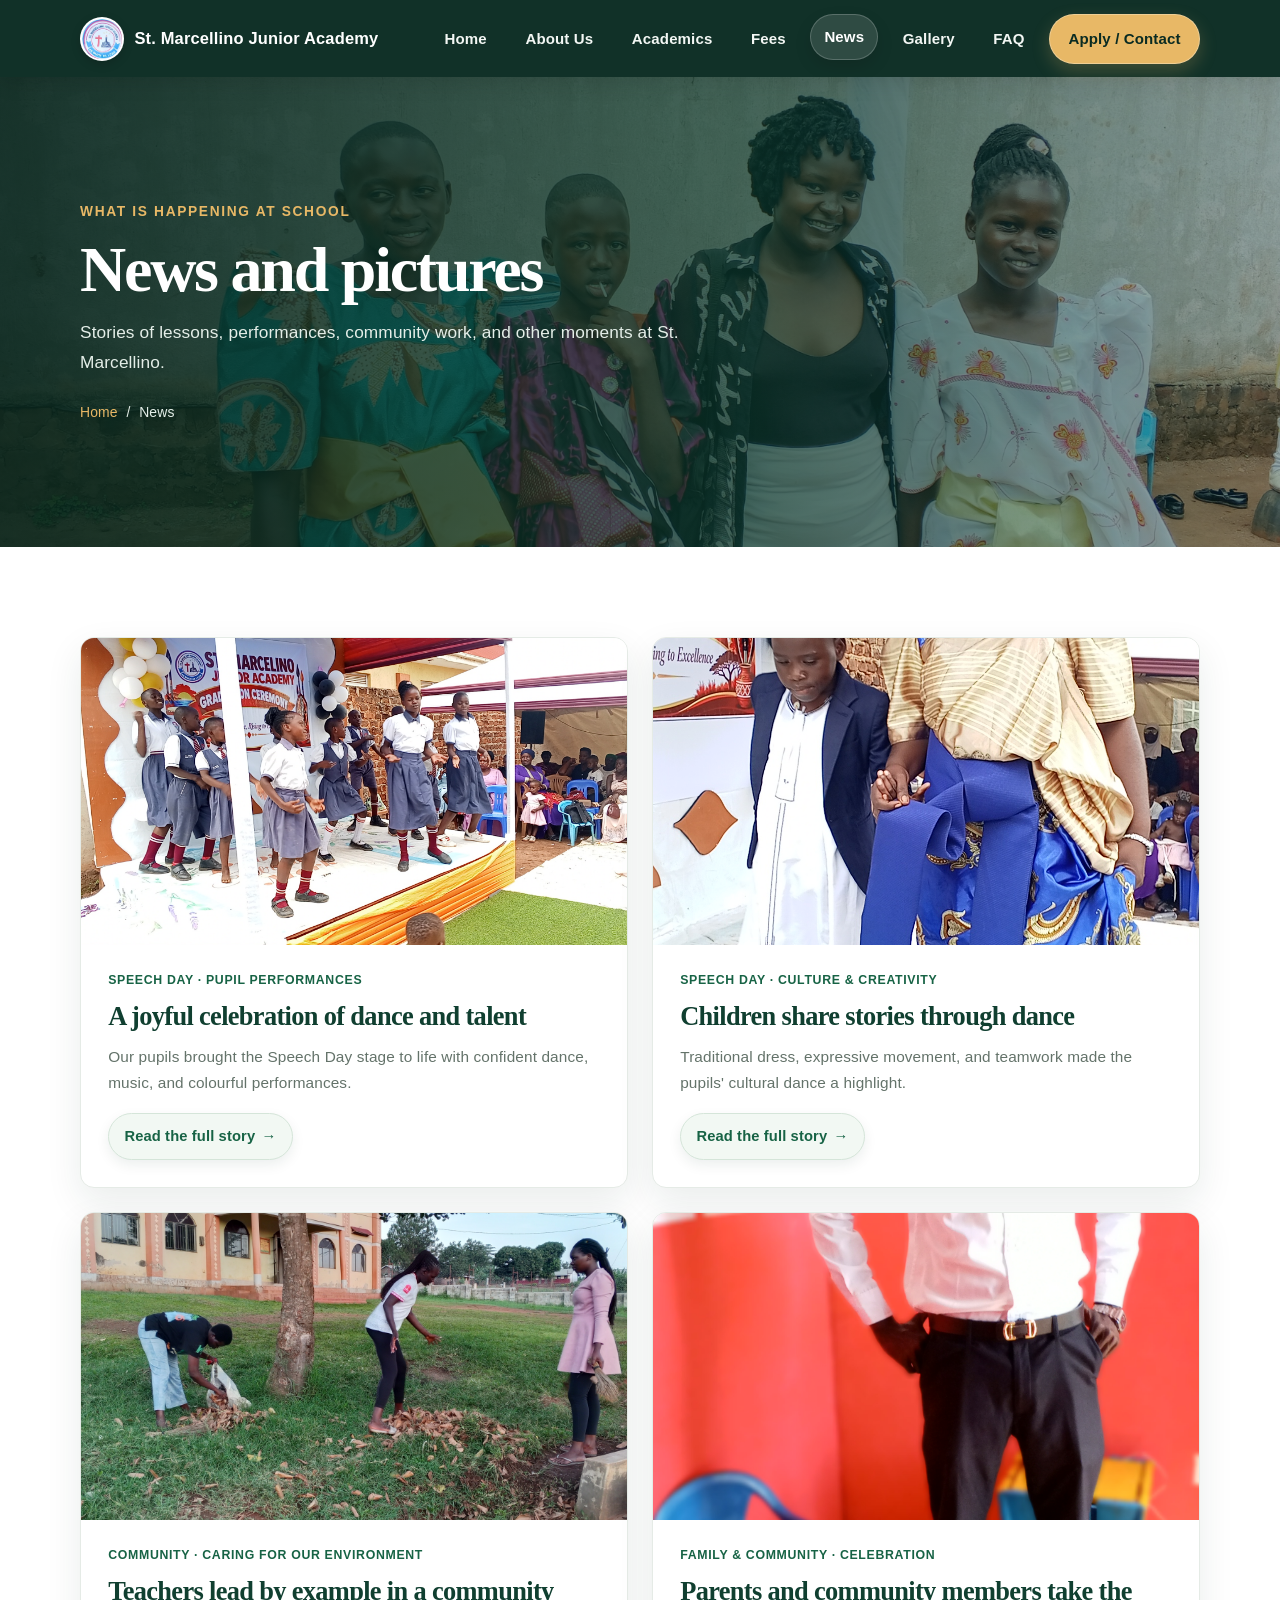
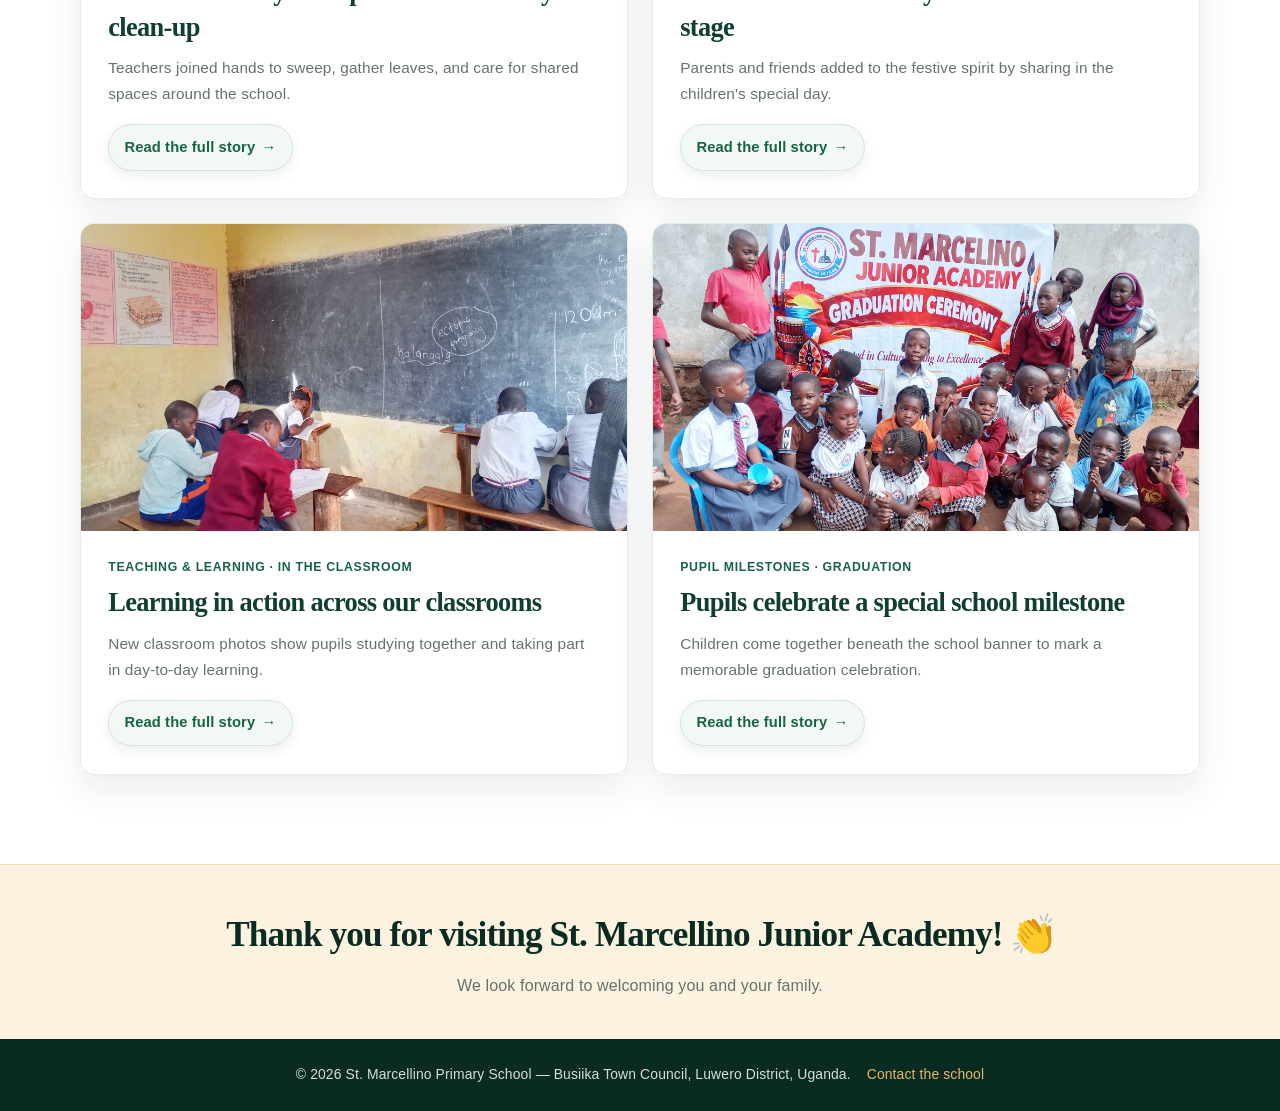
<file: news.html>
<!DOCTYPE html>
<html lang="en">
<head>
  <meta charset="UTF-8" />
  <meta name="viewport" content="width=device-width, initial-scale=1.0" />
  <meta name="description" content="News and stories from pupils, teachers, and families at St. Marcellino Primary School." />
  <title>School News | St. Marcellino Primary School</title>
  <link rel="stylesheet" href="styles.css" />
</head>
<body>
  <header class="navbar">
    <div class="container nav-container">
      <a href="index.html" class="logo"><img class="site-logo" src="school-logo.png" alt="" /><span>St. Marcellino Junior Academy</span></a>
      <button class="menu-toggle" id="menuToggle" aria-label="Open navigation menu" aria-controls="navLinks" aria-expanded="false">&#9776;</button>
      <nav id="navLinks" class="nav-links" aria-label="Main navigation">
        <a href="index.html">Home</a><a href="about.html">About Us</a><a href="academics.html">Academics</a><a href="fees.html">Fees</a><a href="news.html" aria-current="page">News</a><a href="gallery.html">Gallery</a><a href="faq.html">FAQ</a><a href="contact.html" class="btn-nav">Apply / Contact</a>
      </nav>
    </div>
  </header>
  <main>
    <section class="page-banner" style="--banner-image: url('IMG_20261029_143152_784.jpg')">
      <div class="container page-banner-content">
        <p class="eyebrow">What is happening at school</p><h1>News and pictures</h1>
        <p>Stories of lessons, performances, community work, and other moments at St. Marcellino.</p>
        <nav class="breadcrumbs" aria-label="Breadcrumb"><a href="index.html">Home</a><span aria-hidden="true">/</span><span aria-current="page">News</span></nav>
      </div>
    </section>
    <section class="section">
      <div class="container">
        <div class="news-grid">
          <article class="card news-card">
            <img class="news-image" src="IMG_20261029_161457_6.jpg" alt="Pupils performing a lively group dance on the school stage" loading="lazy" />
            <div class="news-content"><span class="news-date">Speech Day · Pupil performances</span><h2><a class="news-title-link" href="news-speech-day-dance.html">A joyful celebration of dance and talent</a></h2><p>Our pupils brought the Speech Day stage to life with confident dance, music, and colourful performances.</p><a class="text-link" href="news-speech-day-dance.html">Read the full story <span aria-hidden="true">→</span></a></div>
          </article>
          <article class="card news-card">
            <img class="news-image" src="IMG_20261029_140329_4.jpg" alt="Child sharing a cultural performance at a school celebration" loading="lazy" />
            <div class="news-content"><span class="news-date">Speech Day · Culture &amp; creativity</span><h2><a class="news-title-link" href="news-cultural-dance.html">Children share stories through dance</a></h2><p>Traditional dress, expressive movement, and teamwork made the pupils' cultural dance a highlight.</p><a class="text-link" href="news-cultural-dance.html">Read the full story <span aria-hidden="true">→</span></a></div>
          </article>
          <article class="card news-card">
            <img class="news-image" src="IMG_20260930_183415_788.jpg" alt="Community members sweeping and collecting leaves around the school grounds" loading="lazy" />
            <div class="news-content"><span class="news-date">Community · Caring for our environment</span><h2><a class="news-title-link" href="news-community-cleanup.html">Teachers lead by example in a community clean-up</a></h2><p>Teachers joined hands to sweep, gather leaves, and care for shared spaces around the school.</p><a class="text-link" href="news-community-cleanup.html">Read the full story <span aria-hidden="true">→</span></a></div>
          </article>
          <article class="card news-card">
            <img class="news-image" src="IMG_20261029_154847_052.jpg" alt="Community performers in colourful traditional clothing at a school celebration" loading="lazy" />
            <div class="news-content"><span class="news-date">Family &amp; community · Celebration</span><h2><a class="news-title-link" href="news-family-performances.html">Parents and community members take the stage</a></h2><p>Parents and friends added to the festive spirit by sharing in the children's special day.</p><a class="text-link" href="news-family-performances.html">Read the full story <span aria-hidden="true">→</span></a></div>
          </article>
          <article class="card news-card">
            <img class="news-image" src="IMG_20261118_091620_782.jpg" alt="Pupils working in their classroom with learning materials displayed on the wall" loading="lazy" />
            <div class="news-content"><span class="news-date">Teaching &amp; learning · In the classroom</span><h2><a class="news-title-link" href="news-classroom-learning.html">Learning in action across our classrooms</a></h2><p>New classroom photos show pupils studying together and taking part in day-to-day learning.</p><a class="text-link" href="news-classroom-learning.html">Read the full story <span aria-hidden="true">→</span></a></div>
          </article>
          <article class="card news-card">
            <img class="news-image" src="IMG_20261118_100936_309.jpg" alt="Pupils gather with their graduation celebration banner" loading="lazy" />
            <div class="news-content"><span class="news-date">Pupil milestones · Graduation</span><h2><a class="news-title-link" href="news-graduation-celebration.html">Pupils celebrate a special school milestone</a></h2><p>Children come together beneath the school banner to mark a memorable graduation celebration.</p><a class="text-link" href="news-graduation-celebration.html">Read the full story <span aria-hidden="true">→</span></a></div>
          </article>
        </div>
      </div>
    </section>
  </main>
  <section class="thank-you" aria-label="Thank you message"><div class="container"><h2>Thank you for visiting St. Marcellino Junior Academy! <span aria-hidden="true">👏</span></h2><p>We look forward to welcoming you and your family.</p></div></section>
  <footer class="footer"><div class="container"><p>&copy; 2026 St. Marcellino Primary School &mdash; Busiika Town Council, Luwero District, Uganda.</p><a href="contact.html">Contact the school</a></div></footer>
  <script src="scripts.js" defer></script>
</body>
</html>
</file>
<file: styles.css>
:root {
  color-scheme: light;
  --primary: #176345;
  --primary-dark: #103f30;
  --primary-deep: #0a2b22;
  --accent: #e8b866;
  --accent-soft: #fbf2df;
  --light-bg: #f5f8f5;
  --text: #26352e;
  --muted: #64736a;
  --white: #ffffff;
  --border: #dce6de;
  --radius: 14px;
  --shadow: 0 14px 36px rgba(17, 54, 39, 0.09);
}

* {
  box-sizing: border-box;
  margin: 0;
  padding: 0;
}

html {
  scroll-behavior: smooth;
  scroll-padding-top: 5.5rem;
}

body {
  background: var(--white);
  color: var(--text);
  font-family: "Segoe UI", Tahoma, Geneva, Verdana, sans-serif;
  line-height: 1.7;
}

img,
video {
  display: block;
  max-width: 100%;
}

a {
  color: inherit;
}

a:focus-visible,
button:focus-visible,
input:focus-visible,
select:focus-visible,
textarea:focus-visible,
summary:focus-visible {
  outline: 3px solid var(--accent);
  outline-offset: 3px;
}

.container {
  width: min(1120px, 90%);
  margin: 0 auto;
}

.navbar {
  position: sticky;
  top: 0;
  z-index: 1000;
  padding: 0.85rem 0;
  background: rgba(10, 43, 34, 0.97);
  color: var(--white);
  box-shadow: 0 5px 20px rgba(0, 0, 0, 0.12);
  backdrop-filter: blur(12px);
}

.nav-container {
  display: flex;
  align-items: center;
  justify-content: space-between;
  gap: 1.5rem;
}

.logo {
  display: inline-flex;
  flex: 0 0 auto;
  min-width: 0;
  align-items: center;
  gap: 0.65rem;
  color: var(--white);
  font-size: 1.03rem;
  font-weight: 750;
  letter-spacing: 0.01em;
  line-height: 1.25;
  text-decoration: none;
}

.site-logo {
  width: 44px;
  height: 44px;
  flex: 0 0 44px;
  border: 2px solid rgba(255, 255, 255, 0.8);
  border-radius: 50%;
  background: var(--white);
  object-fit: cover;
  box-shadow: 0 3px 10px rgba(0, 0, 0, 0.2);
}

.logo span {
  white-space: nowrap;
}

.nav-links {
  display: flex;
  align-items: center;
  gap: 1.35rem;
}

.nav-links a {
  color: var(--white);
  font-size: 0.92rem;
  text-decoration: none;
  transition: color 0.2s ease;
}

.nav-links a:hover {
  color: var(--accent);
}

.nav-links .btn-nav {
  padding: 0.55rem 0.95rem;
  border-radius: 999px;
  background: var(--accent);
  color: var(--primary-deep);
  font-weight: 700;
}

.nav-links .btn-nav:hover {
  background: #f2ca84;
  color: var(--primary-deep);
}

.menu-toggle {
  display: none;
  border: 0;
  background: transparent;
  color: var(--white);
  font-size: 1.6rem;
  cursor: pointer;
}

.hero {
  position: relative;
  overflow: hidden;
  padding: clamp(4rem, 8vw, 7rem) 0;
  background:
    radial-gradient(ellipse at 82% 4%, rgba(232, 184, 102, 0.2), transparent 28%),
    linear-gradient(125deg, var(--primary-deep), var(--primary) 75%);
  color: var(--white);
}

.hero::after {
  position: absolute;
  right: -9rem;
  bottom: -16rem;
  width: 30rem;
  height: 30rem;
  border: 1px solid rgba(255, 255, 255, 0.1);
  border-radius: 50%;
  content: "";
  pointer-events: none;
}

.hero-content {
  position: relative;
  z-index: 1;
  display: grid;
  grid-template-columns: minmax(0, 1.04fr) minmax(300px, 0.96fr);
  align-items: center;
  gap: clamp(2.5rem, 6vw, 5rem);
}

.hero-copy {
  max-width: 620px;
}

.badge {
  display: inline-block;
  margin-bottom: 1.5rem;
  padding: 0.4rem 0.85rem;
  border: 1px solid rgba(255, 255, 255, 0.25);
  border-radius: 999px;
  background: rgba(255, 255, 255, 0.1);
  color: #f6e8cd;
  font-size: 0.82rem;
  letter-spacing: 0.025em;
}

.eyebrow {
  margin-bottom: 0.55rem;
  color: var(--accent);
  font-size: 0.86rem;
  font-weight: 750;
  letter-spacing: 0.12em;
  text-transform: uppercase;
}

.hero h1 {
  max-width: 680px;
  margin-bottom: 1.1rem;
  font-size: clamp(2.45rem, 5vw, 4.25rem);
  letter-spacing: -0.045em;
  line-height: 1.08;
}

.hero-copy > p:not(.eyebrow) {
  max-width: 590px;
  color: #e1ece5;
  font-size: 1.08rem;
}

.hero-buttons {
  display: flex;
  flex-wrap: wrap;
  gap: 0.85rem;
  margin-top: 1.9rem;
}

.btn {
  display: inline-flex;
  min-height: 48px;
  align-items: center;
  justify-content: center;
  padding: 0.72rem 1.25rem;
  border: 2px solid transparent;
  border-radius: 999px;
  font: inherit;
  font-weight: 700;
  text-align: center;
  text-decoration: none;
  cursor: pointer;
  transition: transform 0.2s ease, box-shadow 0.2s ease, background 0.2s ease;
}

.btn:hover {
  transform: translateY(-2px);
  box-shadow: 0 8px 18px rgba(0, 0, 0, 0.16);
}

.btn-primary {
  background: var(--accent);
  color: var(--primary-deep);
}

.btn-primary:hover {
  background: #f2ca84;
}

.btn-secondary {
  border-color: rgba(255, 255, 255, 0.65);
  background: rgba(255, 255, 255, 0.04);
  color: var(--white);
}

.btn-secondary:hover {
  background: rgba(255, 255, 255, 0.13);
}

.hero-photo {
  position: relative;
  padding: 0.65rem;
  border: 1px solid rgba(255, 255, 255, 0.28);
  border-radius: 24px;
  background: rgba(255, 255, 255, 0.1);
  box-shadow: 0 24px 60px rgba(0, 0, 0, 0.25);
  transform: rotate(1.2deg);
}

.hero-photo img {
  width: 100%;
  aspect-ratio: 1 / 0.88;
  border-radius: 17px;
  object-fit: cover;
  object-position: center 45%;
}

.hero-photo figcaption {
  display: flex;
  align-items: center;
  gap: 0.55rem;
  padding: 0.7rem 0.55rem 0.15rem;
  color: #f4f3e9;
  font-size: 0.88rem;
}

.photo-mark {
  color: var(--accent);
  font-size: 1.2rem;
}

.section {
  padding: clamp(3.75rem, 7vw, 5.75rem) 0;
}

.bg-light {
  background: var(--light-bg);
}

.section-header {
  max-width: 720px;
  margin: 0 auto 2.7rem;
  text-align: center;
}

.section-header h2 {
  margin-bottom: 0.5rem;
  color: var(--primary-dark);
  font-size: clamp(1.85rem, 3vw, 2.5rem);
  letter-spacing: -0.03em;
  line-height: 1.2;
}

.section-header p {
  color: var(--muted);
}

.about-grid,
.cards-grid {
  display: grid;
  grid-template-columns: repeat(auto-fit, minmax(235px, 1fr));
  gap: 1.25rem;
}

.about-card,
.card {
  overflow: hidden;
  border: 1px solid var(--border);
  border-radius: var(--radius);
  background: var(--white);
  box-shadow: var(--shadow);
}

.about-card,
.cards-grid .card {
  padding: 1.65rem;
}

.about-card {
  border-top: 4px solid var(--primary);
}

.about-card h3,
.card h3 {
  margin-bottom: 0.55rem;
  color: var(--primary-dark);
  font-size: 1.18rem;
  line-height: 1.35;
}

.about-card p,
.card p {
  color: var(--muted);
  font-size: 0.96rem;
}

.news-grid {
  display: grid;
  grid-template-columns: repeat(2, minmax(0, 1fr));
  gap: 1.5rem;
}

.news-card {
  display: flex;
  flex-direction: column;
  border-color: #e5ebe6;
  transition: transform 0.25s ease, box-shadow 0.25s ease;
}

.news-card:hover {
  transform: translateY(-4px);
  box-shadow: 0 20px 42px rgba(17, 54, 39, 0.14);
}

.news-image {
  width: 100%;
  aspect-ratio: 16 / 9;
  background: #e7eee8;
  object-fit: cover;
  object-position: center;
}

.news-content {
  display: flex;
  flex: 1;
  flex-direction: column;
  align-items: flex-start;
  padding: clamp(1.2rem, 3vw, 1.7rem);
}

.news-date {
  display: inline-block;
  margin-bottom: 0.6rem;
  color: var(--primary);
  font-size: 0.77rem;
  font-weight: 800;
  letter-spacing: 0.055em;
  line-height: 1.4;
  text-transform: uppercase;
}

.news-content h3 {
  margin-bottom: 0.6rem;
  font-size: 1.3rem;
}

.media-details {
  width: 100%;
  margin-top: 1.2rem;
  border-top: 1px solid var(--border);
  padding-top: 0.9rem;
}

.media-details summary {
  color: var(--primary);
  font-size: 0.91rem;
  font-weight: 750;
  cursor: pointer;
}

.media-details video {
  width: 100%;
  margin-top: 0.85rem;
  border-radius: 10px;
  background: #14251d;
}

.faq-list {
  max-width: 800px;
  margin: 0 auto;
}

.faq-item {
  overflow: hidden;
  margin-bottom: 0.85rem;
  border: 1px solid var(--border);
  border-radius: 12px;
  background: var(--white);
  box-shadow: 0 5px 16px rgba(17, 54, 39, 0.05);
}

.faq-question {
  display: flex;
  width: 100%;
  align-items: center;
  justify-content: space-between;
  gap: 1rem;
  padding: 1.15rem 1.25rem;
  border: 0;
  background: none;
  color: var(--primary-dark);
  font: inherit;
  font-weight: 700;
  text-align: left;
  cursor: pointer;
}

.faq-question span {
  color: var(--primary);
  font-size: 1.35rem;
}

.faq-answer {
  display: none;
  padding: 0 1.25rem 1.15rem;
  color: var(--muted);
}

.faq-item.active .faq-answer {
  display: block;
}

.contact-grid {
  display: grid;
  grid-template-columns: minmax(230px, 0.8fr) minmax(0, 1.2fr);
  align-items: start;
  gap: clamp(1.5rem, 5vw, 4rem);
}

.contact-info {
  padding: 1.5rem 0;
}

.contact-info h3 {
  margin-bottom: 1.2rem;
  color: var(--primary-dark);
  font-size: 1.35rem;
}

.contact-info p {
  margin-bottom: 1rem;
  color: var(--muted);
}

.contact-info strong {
  color: var(--text);
}

.contact-info a {
  color: var(--primary);
  text-decoration-thickness: 1px;
  text-underline-offset: 3px;
}

.contact-form {
  display: flex;
  flex-direction: column;
  gap: 0.65rem;
  padding: clamp(1.25rem, 4vw, 2rem);
  border: 1px solid var(--border);
  border-radius: 18px;
  background: var(--white);
  box-shadow: var(--shadow);
}

.form-intro {
  margin-bottom: 0.35rem;
  color: var(--muted);
  font-size: 0.93rem;
}

.form-intro span,
.contact-form label > span[aria-hidden="true"] {
  color: #a64b37;
}

.contact-form label {
  margin-top: 0.35rem;
  color: var(--primary-dark);
  font-size: 0.9rem;
  font-weight: 700;
}

.optional-label {
  color: var(--muted);
  font-size: 0.82rem;
  font-weight: 500;
}

.contact-form input,
.contact-form select,
.contact-form textarea {
  width: 100%;
  min-height: 48px;
  padding: 0.72rem 0.85rem;
  border: 1px solid #cbd8cd;
  border-radius: 9px;
  background: #fcfdfc;
  color: var(--text);
  font: inherit;
  font-size: 0.95rem;
  transition: border-color 0.2s ease, box-shadow 0.2s ease;
}

.contact-form textarea {
  min-height: 130px;
  resize: vertical;
}

.contact-form input:focus,
.contact-form select:focus,
.contact-form textarea:focus {
  border-color: var(--primary);
  box-shadow: 0 0 0 3px rgba(23, 99, 69, 0.11);
  outline: none;
}

.contact-form .btn {
  align-self: flex-start;
  margin-top: 0.55rem;
}

.form-note {
  color: var(--muted);
  font-size: 0.82rem;
}

.feedback-msg {
  min-height: 1.5rem;
  color: var(--primary);
  font-size: 0.9rem;
  font-weight: 650;
}

.feedback-msg a {
  color: var(--primary);
}

.footer {
  padding: 1.5rem 0;
  background: var(--primary-deep);
  color: #d4dfd8;
  font-size: 0.87rem;
  text-align: center;
}

@media (max-width: 1200px) {
  .menu-toggle {
    display: block;
  }

  .nav-links {
    position: absolute;
    top: 100%;
    right: 0;
    left: 0;
    display: none;
    flex-direction: column;
    align-items: stretch;
    gap: 0;
    padding: 0.5rem 5% 1rem;
    background: var(--primary-deep);
    box-shadow: 0 14px 18px rgba(0, 0, 0, 0.16);
  }

  .nav-links.open {
    display: flex;
  }

  .nav-links a {
    padding: 0.75rem 0;
  }

  .nav-links .btn-nav {
    align-self: flex-start;
    margin-top: 0.4rem;
    padding: 0.55rem 0.95rem;
  }
}

@media (max-width: 820px) {
  .hero-content {
    grid-template-columns: 1fr 0.85fr;
    gap: 2rem;
  }

  .contact-grid {
    grid-template-columns: 1fr 1.25fr;
    gap: 1.75rem;
  }
}

@media (max-width: 620px) {
  .hero-content {
    grid-template-columns: 1fr;
    gap: 2.5rem;
  }

  .hero-copy {
    text-align: center;
  }

  .hero-copy > p:not(.eyebrow) {
    margin: 0 auto;
  }

  .hero-buttons {
    justify-content: center;
  }

  .hero-photo {
    width: min(100%, 440px);
    margin: 0 auto;
    transform: none;
  }

  .news-grid,
  .contact-grid {
    grid-template-columns: 1fr;
  }

  .contact-info {
    padding: 0;
  }
}

@media (prefers-reduced-motion: reduce) {
  *,
  *::before,
  *::after {
    scroll-behavior: auto !important;
    transition-duration: 0.01ms !important;
  }
}

.gallery-grid {
  display: grid;
  grid-template-columns: repeat(3, minmax(0, 1fr));
  align-items: start;
  gap: 1.25rem;
}

.gallery-item {
  overflow: hidden;
  border: 1px solid var(--border);
  border-radius: 16px;
  background: var(--white);
  box-shadow: 0 9px 26px rgba(17, 54, 39, 0.09);
  transition: transform 0.25s ease, box-shadow 0.25s ease;
}

.gallery-item:hover {
  transform: translateY(-5px);
  box-shadow: 0 18px 38px rgba(17, 54, 39, 0.16);
}

.gallery-item img {
  width: 100%;
  aspect-ratio: 4 / 3;
  background: var(--light-bg);
  object-fit: cover;
  transition: transform 0.45s ease;
}

.gallery-item video {
  width: 100%;
  aspect-ratio: 4 / 3;
  background: var(--primary-deep);
  object-fit: cover;
}

.gallery-item:hover img {
  transform: scale(1.035);
}

.gallery-item figcaption {
  display: flex;
  min-height: 132px;
  flex-direction: column;
  align-items: flex-start;
  gap: 0.25rem;
  padding: 1rem 1.05rem 1.15rem;
}

.gallery-category {
  color: var(--primary);
  font-family: "Segoe UI", "Trebuchet MS", sans-serif;
  font-size: 0.72rem;
  font-weight: 850;
  letter-spacing: 0.075em;
  text-transform: uppercase;
}

.gallery-item figcaption strong {
  color: var(--primary-dark);
  font-family: Georgia, "Times New Roman", serif;
  font-size: 1.08rem;
  line-height: 1.3;
}

.gallery-item figcaption > span:last-child {
  color: var(--muted);
  font-size: 0.88rem;
  line-height: 1.5;
}

.gallery-cta {
  margin-top: 3rem;
  padding: clamp(1.5rem, 4vw, 2.5rem);
  border-radius: 18px;
  background:
    radial-gradient(ellipse at 92% 10%, rgba(232, 184, 102, 0.18), transparent 34%),
    var(--primary-deep);
  color: var(--white);
  text-align: center;
}

.gallery-cta h2 {
  margin-bottom: 0.4rem;
  color: var(--white);
  font-size: clamp(1.45rem, 3vw, 2rem);
}

.gallery-cta p {
  margin-bottom: 1rem;
  color: #dce8df;
}

@media (min-width: 1000px) {
  .gallery-item-featured {
    grid-row: span 2;
  }

  .gallery-item-featured img {
    aspect-ratio: 4 / 5;
  }
}

@media (max-width: 820px) {
  .gallery-grid {
    grid-template-columns: repeat(2, minmax(0, 1fr));
  }
}

@media (max-width: 520px) {
  .gallery-grid {
    grid-template-columns: 1fr;
  }

  .gallery-item-featured img {
    aspect-ratio: 4 / 3;
  }

  .gallery-item figcaption {
    min-height: auto;
  }
}

@media (prefers-reduced-motion: reduce) {
  .gallery-item,
  .gallery-item img {
    transition: none;
  }

  .gallery-item:hover,
  .gallery-item:hover img {
    transform: none;
  }
}

.fees-promo {
  background:
    radial-gradient(ellipse at 92% 18%, rgba(232, 184, 102, 0.18), transparent 32%),
    var(--primary-deep);
  color: var(--white);
}

.fees-promo-inner,
.fees-cta {
  display: flex;
  align-items: center;
  justify-content: space-between;
  gap: 1.5rem;
}

.fees-promo h2,
.fees-cta h2 {
  margin-bottom: 0.45rem;
  color: var(--white);
  font-family: Georgia, "Times New Roman", serif;
  font-size: clamp(1.55rem, 3vw, 2.2rem);
  line-height: 1.2;
}

.fees-promo p:not(.eyebrow),
.fees-cta p {
  max-width: 650px;
  color: #dce8df;
}

.fees-promo .eyebrow {
  margin-bottom: 0.45rem;
}

.fees-container {
  max-width: 1000px;
}

.fees-notice {
  margin-bottom: 2rem;
  padding: 1.2rem 1.4rem;
  border: 1px solid #e8c985;
  border-left: 5px solid #c88924;
  border-radius: 12px;
  background: #fff8e9;
  color: #503c1d;
}

.fees-notice strong {
  display: block;
  margin-bottom: 0.25rem;
  color: #704b0e;
}

.fees-notice p {
  font-size: 0.94rem;
}

.fees-heading {
  margin-bottom: 1.5rem;
}

.fees-table caption {
  padding: 0.3rem 0 1rem;
  color: var(--muted);
  font-size: 0.9rem;
  text-align: left;
}

.fees-table th[scope="row"] {
  color: var(--primary-dark);
  font-weight: 750;
}

.fees-table td:nth-child(3),
.fees-table td:nth-child(4) {
  white-space: nowrap;
  font-weight: 700;
}

.fees-table tbody tr:nth-child(even) {
  background: #f7faf7;
}

.fees-table tbody tr:hover {
  background: #eef6ef;
}

.table-note {
  margin: 0.8rem 0 2.5rem;
  color: var(--muted);
  font-size: 0.88rem;
}

.fees-details-grid {
  display: grid;
  grid-template-columns: repeat(2, minmax(0, 1fr));
  gap: 1.25rem;
}

.fees-details-grid .about-card h2 {
  margin-bottom: 0.55rem;
  color: var(--primary-dark);
  font-family: Georgia, "Times New Roman", serif;
  font-size: 1.25rem;
}

.fees-cta {
  margin-top: 2rem;
  padding: 1.6rem;
  border-radius: 16px;
  background: var(--primary-deep);
}

.fees-cta > div {
  flex: 1;
}

.academic-photo-grid {
  display: grid;
  grid-template-columns: repeat(3, minmax(0, 1fr));
  gap: 1.2rem;
}

.academic-photo-grid figure {
  overflow: hidden;
  border: 1px solid var(--border);
  border-radius: 15px;
  background: var(--white);
  box-shadow: var(--shadow);
}

.academic-photo-grid img {
  width: 100%;
  aspect-ratio: 4 / 3;
  object-fit: cover;
}

.academic-photo-grid figcaption {
  padding: 0.85rem 1rem;
  color: var(--muted);
  font-size: 0.9rem;
}

.academic-activities {
  display: flex;
  align-items: center;
  justify-content: space-between;
  gap: 1.5rem;
  margin-top: 2.5rem;
  padding: clamp(1.3rem, 3vw, 2rem);
  border-radius: 16px;
  background: var(--white);
  box-shadow: var(--shadow);
}

.academic-activities h2 {
  margin-bottom: 0.4rem;
  color: var(--primary-dark);
  font-size: clamp(1.5rem, 3vw, 2rem);
}

.academic-activities p:not(.eyebrow) {
  max-width: 680px;
  color: var(--muted);
}

.story-back-link {
  margin-left: 0.75rem;
}

@media (max-width: 620px) {
  .fees-promo-inner,
  .fees-cta {
    align-items: flex-start;
    flex-direction: column;
  }

  .fees-details-grid {
    grid-template-columns: 1fr;
  }

  .table-container {
    padding: 0.85rem;
  }

  .fees-table {
    min-width: 650px;
  }

  .academic-photo-grid {
    grid-template-columns: 1fr;
  }

  .academic-activities {
    align-items: flex-start;
    flex-direction: column;
  }

  .story-back-link {
    margin-left: 0;
  }
}

.page-banner {
  position: relative;
  isolation: isolate;
  display: grid;
  min-height: clamp(320px, 42vw, 470px);
  overflow: hidden;
  align-items: center;
  background: linear-gradient(110deg, #08261e, #176345);
  color: var(--white);
}

.page-banner::before {
  position: absolute;
  z-index: -2;
  inset: -5%;
  background-image: var(--banner-image);
  background-position: center 46%;
  background-size: cover;
  content: "";
  animation: banner-drift 28s ease-in-out infinite alternate;
}

.page-banner::after {
  position: absolute;
  z-index: -1;
  inset: 0;
  background: linear-gradient(90deg, rgba(7, 37, 28, 0.91), rgba(11, 55, 39, 0.72) 58%, rgba(12, 49, 37, 0.36));
  content: "";
}

.page-banner-content {
  position: relative;
  z-index: 1;
  padding-top: 4.5rem;
  padding-bottom: 4.5rem;
}

.page-banner .eyebrow {
  margin-bottom: 0.75rem;
}

.page-banner h1 {
  max-width: 850px;
  margin-bottom: 0.8rem;
  font-size: clamp(2.35rem, 5vw, 4rem);
  letter-spacing: -0.04em;
  line-height: 1.1;
  text-wrap: balance;
}

.page-banner-content > p:not(.eyebrow) {
  max-width: 670px;
  color: #e4eee8;
  font-size: 1.08rem;
}

.breadcrumbs {
  display: flex;
  flex-wrap: wrap;
  align-items: center;
  gap: 0.55rem;
  margin-top: 1.5rem;
  color: #e4eee8;
  font-size: 0.87rem;
}

.breadcrumbs a {
  color: var(--accent);
  text-decoration: none;
}

.breadcrumbs a:hover {
  text-decoration: underline;
  text-underline-offset: 3px;
}

.text-link {
  display: inline-flex;
  align-items: center;
  gap: 0.4rem;
  margin-top: 0.9rem;
  color: var(--primary);
  font-size: 0.92rem;
  font-weight: 750;
  text-decoration: none;
}

.text-link:hover {
  text-decoration: underline;
  text-underline-offset: 4px;
}

.about-card h3 {
  font-size: 1.18rem;
}

.news-title-link {
  color: var(--primary-dark);
  text-decoration: none;
  text-decoration-color: var(--accent);
  text-decoration-thickness: 2px;
  text-underline-offset: 4px;
}

.news-title-link:hover {
  color: var(--primary);
  text-decoration: underline;
}

.news-content h2 {
  margin-bottom: 0.6rem;
  font-size: 1.3rem;
  line-height: 1.35;
}

.programme-card {
  min-height: 225px;
  padding: 1.6rem;
  border-top: 4px solid var(--primary);
}

.programme-card h2 {
  margin: 0.6rem 0;
  color: var(--primary-dark);
  font-size: 1.2rem;
  line-height: 1.35;
}

.programme-number {
  color: var(--primary);
  font-size: 0.82rem;
  font-weight: 850;
  letter-spacing: 0.1em;
}

.split-feature {
  display: grid;
  grid-template-columns: repeat(2, minmax(0, 1fr));
  align-items: center;
  gap: clamp(2rem, 6vw, 5rem);
}

.split-feature h2 {
  margin-bottom: 0.9rem;
  color: var(--primary-dark);
  font-size: clamp(1.8rem, 3.4vw, 2.7rem);
  letter-spacing: -0.03em;
  line-height: 1.2;
}

.split-feature p:not(.eyebrow) {
  margin-bottom: 0.85rem;
  color: var(--muted);
}

.split-feature .eyebrow {
  margin-bottom: 0.6rem;
}

.feature-photo {
  overflow: hidden;
  border-radius: 20px;
  box-shadow: var(--shadow);
}

.feature-photo img {
  width: 100%;
  aspect-ratio: 1.25;
  object-fit: cover;
}

.centered-cta {
  display: flex;
  flex-direction: column;
  align-items: center;
  gap: 0.6rem;
  margin-top: 2.5rem;
  color: var(--muted);
  text-align: center;
}

.contact-panel {
  padding: 1.7rem;
  border: 1px solid var(--border);
  border-radius: var(--radius);
  background: var(--light-bg);
}

.contact-panel h2 {
  margin-bottom: 1rem;
  color: var(--primary-dark);
  font-size: 1.35rem;
}

.story-container {
  max-width: 930px;
}

.story-container > p {
  max-width: 800px;
  margin: 0 auto 1rem;
  color: var(--muted);
}

.story-container .story-lead {
  margin-bottom: 1.1rem;
  color: var(--text);
  font-size: 1.2rem;
  font-weight: 550;
  line-height: 1.8;
}

.story-container > h2 {
  margin: 2.8rem 0 1.2rem;
  color: var(--primary-dark);
  font-size: clamp(1.45rem, 2.8vw, 2rem);
  line-height: 1.25;
}

.story-gallery {
  display: grid;
  grid-template-columns: repeat(2, minmax(0, 1fr));
  gap: 1.1rem;
}

.story-gallery figure {
  overflow: hidden;
  border: 1px solid var(--border);
  border-radius: 14px;
  background: var(--white);
  box-shadow: 0 8px 26px rgba(17, 54, 39, 0.08);
}

.story-gallery figure:first-child:nth-last-child(3),
.story-gallery figure:first-child:nth-last-child(3) ~ figure {
  grid-column: span 1;
}

.story-gallery img {
  width: 100%;
  aspect-ratio: 4 / 3;
  background: var(--light-bg);
  object-fit: cover;
}

.story-gallery figcaption {
  padding: 0.75rem 0.9rem;
  color: var(--muted);
  font-size: 0.87rem;
}

.story-video {
  width: min(100%, 800px);
  max-height: 520px;
  border-radius: 14px;
  background: #10251c;
  box-shadow: var(--shadow);
}

.story-back {
  margin-top: 2rem;
}

.footer .container {
  display: flex;
  flex-wrap: wrap;
  align-items: center;
  justify-content: center;
  gap: 0.4rem 1rem;
}

.footer a {
  color: var(--accent);
  text-decoration: none;
}

.footer a:hover {
  text-decoration: underline;
  text-underline-offset: 3px;
}

.thank-you {
  position: relative;
  overflow: hidden;
  padding: 2.5rem 1rem;
  text-align: center;
  background: var(--accent-soft);
  border-top: 1px solid #eddbb3;
}

.thank-you h2 {
  color: var(--primary-deep);
  font-size: clamp(1.55rem, 4vw, 2.2rem);
  margin-bottom: 0.45rem;
}

.thank-you p {
  color: var(--muted);
}

.applause-fall {
  position: fixed;
  z-index: 1000;
  inset: 0 0 auto;
  height: 100vh;
  pointer-events: none;
  overflow: hidden;
}

.clapping-hand {
  position: absolute;
  top: -3rem;
  left: var(--left);
  font-size: var(--size);
  opacity: 0;
  animation: applauseFall var(--duration) ease-in var(--delay) forwards;
  will-change: transform, opacity;
}

@keyframes applauseFall {
  0% {
    opacity: 0;
    transform: translate3d(0, -2rem, 0) rotate(-18deg);
  }
  12% {
    opacity: 1;
  }
  50% {
    transform: translate3d(var(--sway), 50vh, 0) rotate(18deg);
  }
  100% {
    opacity: 0;
    transform: translate3d(calc(var(--sway) * -0.5), 105vh, 0) rotate(-12deg);
  }
}

@media (prefers-reduced-motion: reduce) {
  .clapping-hand {
    display: none;
  }
}

@keyframes banner-drift {
  from {
    transform: scale(1.02) translate3d(-0.4%, 0, 0);
  }
  to {
    transform: scale(1.12) translate3d(0.6%, -0.5%, 0);
  }
}

@media (max-width: 620px) {
  .split-feature {
    grid-template-columns: 1fr;
  }

  .story-gallery {
    grid-template-columns: 1fr;
  }

  .page-banner-content {
    padding-top: 3.5rem;
    padding-bottom: 3.5rem;
  }
}

@media (prefers-reduced-motion: reduce) {
  .page-banner::before {
    animation: none;
  }
}

body {
  font-family: "Segoe UI", "Trebuchet MS", sans-serif;
  letter-spacing: 0.008em;
}

h1,
h2,
h3 {
  font-family: Georgia, "Times New Roman", serif;
  font-weight: 700;
  letter-spacing: -0.025em;
}

.logo,
.nav-links,
.btn,
.text-link,
.news-date,
.eyebrow {
  font-family: "Segoe UI", "Trebuchet MS", sans-serif;
}

.nav-links {
  gap: 0.65rem;
}

.nav-links a:not(.btn-nav) {
  position: relative;
  padding: 0.58rem 0.82rem;
  border: 1px solid transparent;
  border-radius: 999px;
  color: #f3f7f4;
  font-size: 0.94rem;
  font-weight: 650;
  transition:
    transform 0.2s ease,
    color 0.2s ease,
    background 0.2s ease,
    border-color 0.2s ease,
    box-shadow 0.2s ease;
}

.nav-links a:not(.btn-nav):hover,
.nav-links a:not(.btn-nav)[aria-current="page"] {
  transform: translateY(-2px);
  border-color: rgba(255, 255, 255, 0.2);
  background: rgba(255, 255, 255, 0.13);
  color: var(--white);
  box-shadow: 0 7px 16px rgba(0, 0, 0, 0.15);
}

.nav-links .btn-nav {
  padding: 0.7rem 1.15rem;
  border: 1px solid rgba(255, 255, 255, 0.3);
  box-shadow: 0 7px 18px rgba(232, 184, 102, 0.22);
  font-size: 0.94rem;
  transition: transform 0.2s ease, box-shadow 0.2s ease, background 0.2s ease;
}

.nav-links .btn-nav:hover {
  transform: translateY(-2px);
  background: #f2ca84;
  box-shadow: 0 10px 24px rgba(232, 184, 102, 0.3);
}

.hero h1 {
  font-size: clamp(2.6rem, 5.2vw, 4.5rem);
  letter-spacing: -0.045em;
  line-height: 1.04;
}

.section-header h2,
.split-feature h2,
.page-banner h1 {
  letter-spacing: -0.035em;
}

.btn {
  min-height: 54px;
  padding: 0.82rem 1.5rem;
  font-size: 0.97rem;
  box-shadow: 0 7px 18px rgba(10, 43, 34, 0.12);
}

.btn:hover {
  transform: translateY(-3px);
  box-shadow: 0 12px 25px rgba(10, 43, 34, 0.2);
}

.btn-primary {
  border-color: #f3cf91;
  background: linear-gradient(135deg, #f3cf91, var(--accent));
}

.btn-secondary {
  border-width: 1px;
  box-shadow: none;
}

.text-link {
  min-height: 44px;
  align-self: flex-start;
  margin-top: 1.05rem;
  padding: 0.62rem 0.95rem;
  border: 1px solid #d5e5d9;
  border-radius: 999px;
  background: #f2f8f3;
  box-shadow: 0 5px 13px rgba(17, 54, 39, 0.08);
  transition:
    transform 0.2s ease,
    background 0.2s ease,
    border-color 0.2s ease,
    box-shadow 0.2s ease;
}

.text-link:hover {
  transform: translateY(-3px);
  border-color: #b7d2be;
  background: #e6f2e8;
  box-shadow: 0 10px 20px rgba(17, 54, 39, 0.14);
  text-decoration: none;
}

.news-content h2 {
  font-size: clamp(1.35rem, 2.2vw, 1.65rem);
}

.news-title-link {
  display: inline;
  transition: color 0.2s ease;
  text-decoration-thickness: 2px;
  text-underline-offset: 5px;
}

.about-card,
.programme-card {
  transition: transform 0.25s ease, box-shadow 0.25s ease;
}

.about-card:hover,
.programme-card:hover {
  transform: translateY(-5px);
  box-shadow: 0 19px 42px rgba(17, 54, 39, 0.14);
}

.story-back {
  min-height: 54px;
}

@media (max-width: 1200px) {
  .nav-links {
    gap: 0.3rem;
    padding: 0.75rem 5% 1.2rem;
  }

  .nav-links a:not(.btn-nav) {
    width: 100%;
    padding: 0.68rem 0.9rem;
    border-color: rgba(255, 255, 255, 0.1);
    border-radius: 12px;
    background: rgba(255, 255, 255, 0.035);
  }

  .nav-links a:not(.btn-nav):hover,
  .nav-links a:not(.btn-nav)[aria-current="page"] {
    transform: translateX(3px);
    background: rgba(255, 255, 255, 0.13);
  }

  .nav-links .btn-nav {
    margin-top: 0.55rem;
  }
}

@media (max-width: 620px) {
  .hero h1 {
    font-size: clamp(2.35rem, 10vw, 3.2rem);
  }

  .hero-buttons {
    align-items: stretch;
  }

  .hero-buttons .btn {
    flex: 1 1 100%;
  }

  .about-card .text-link {
    width: 100%;
    justify-content: center;
  }
}

@media (prefers-reduced-motion: reduce) {
  .nav-links a,
  .nav-links .btn-nav,
  .btn,
  .text-link,
  .about-card,
  .programme-card {
    transition: none;
  }

  .nav-links a:not(.btn-nav):hover,
  .nav-links .btn-nav:hover,
  .btn:hover,
  .text-link:hover,
  .about-card:hover,
  .programme-card:hover {
    transform: none;
  }
}
</file>
